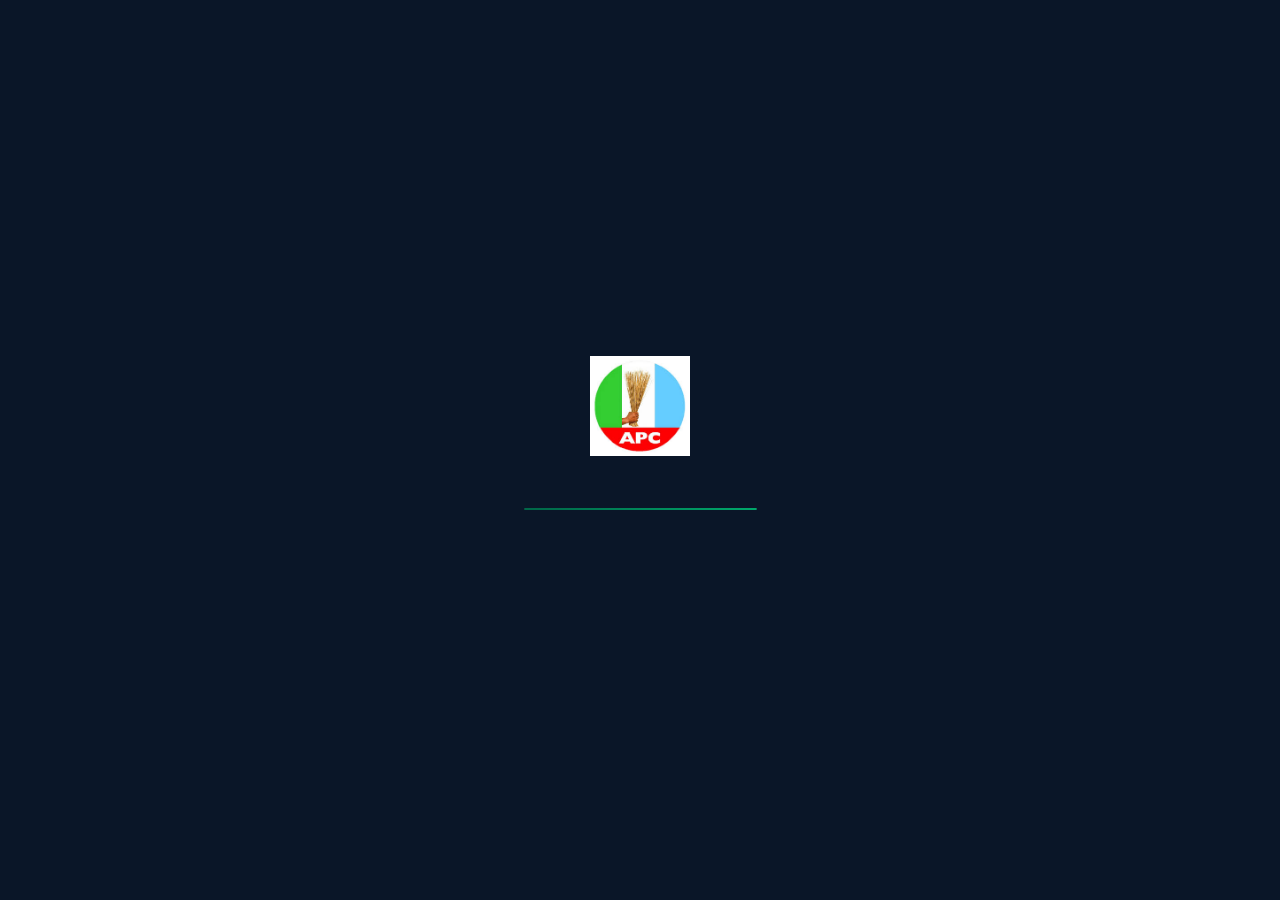
<file: index.html>
<!DOCTYPE html>
<html lang="en">
<head>
    <meta charset="UTF-8">
    <meta name="viewport" content="width=device-width, initial-scale=1.0">
    <title>SENTINEL · APC Electoral Intelligence</title>
    <link href="https://fonts.googleapis.com/css2?family=Inter:wght@400;500;600;700&display=swap" rel="stylesheet">
    <style>
        * {
            margin: 0;
            padding: 0;
            box-sizing: border-box;
        }

        body {
            font-family: 'Inter', -apple-system, BlinkMacSystemFont, sans-serif;
            background: #0a1628;
            height: 100vh;
            display: flex;
            align-items: center;
            justify-content: center;
            overflow: hidden;
        }

        .splash-wrapper {
            text-align: center;
            max-width: 420px;
            padding: 2rem;
        }

        .logo-container {
            margin-bottom: 3rem;
        }

        .logo-container img {
            width: 100px;
            height: auto;
            object-fit: contain;
        }

        .logo-fallback {
            width: 100px;
            height: 100px;
            border-radius: 50%;
            background: linear-gradient(135deg, #006647, #003d2b);
            border: 2px solid #c4a030;
            display: flex;
            align-items: center;
            justify-content: center;
            margin: 0 auto;
            color: #fff;
            font-weight: 800;
            font-size: 1.8rem;
        }

        .brand-name {
            margin-top: 1.25rem;
            color: #dde4ed;
            font-size: 1.6rem;
            font-weight: 700;
            letter-spacing: 4px;
        }

        .brand-name span {
            color: #00a86b;
        }

        .brand-tagline {
            color: #5a7795;
            font-size: 0.7rem;
            letter-spacing: 3px;
            margin-top: 0.3rem;
            text-transform: uppercase;
        }

        .loader-track {
            width: 100%;
            height: 2px;
            background: rgba(255, 255, 255, 0.08);
            border-radius: 2px;
            margin-top: 2.5rem;
            overflow: hidden;
        }

        .loader-fill {
            height: 100%;
            background: linear-gradient(90deg, #006647, #00a86b);
            width: 0%;
            animation: loadProgress 2.5s ease-in-out forwards;
            border-radius: 2px;
        }

        .status-text {
            color: #5a7795;
            font-size: 0.7rem;
            letter-spacing: 2px;
            margin-top: 1.25rem;
            text-transform: uppercase;
        }

        @keyframes loadProgress {
            0% { width: 0%; }
            30% { width: 35%; }
            60% { width: 70%; }
            85% { width: 90%; }
            100% { width: 100%; }
        }

        .particle {
            position: fixed;
            width: 1px;
            height: 1px;
            background: #00a86b;
            border-radius: 50%;
            pointer-events: none;
            animation: floatUp 4s infinite;
            opacity: 0;
        }

        @keyframes floatUp {
            0% { transform: translateY(0) translateX(0); opacity: 0; }
            20% { opacity: 0.4; }
            80% { opacity: 0.2; }
            100% { transform: translateY(-100vh) translateX(40px); opacity: 0; }
        }
    </style>
</head>
<body>

    <div id="particlesContainer"></div>

    <div class="splash-wrapper">
        <div class="logo-container" id="logoContainer">
            <img src="assets/apc2.png" alt="APC" id="apcLogo" 
                 onerror="handleLogoError()">
        </div>
        <div class="loader-track">
            <div class="loader-fill"></div>
        </div>
        <p class="status-text" id="statusMessage">Initializing Secure Protocol</p>
    </div>

    <script>
        function handleLogoError() {
            const logoImg = document.getElementById('apcLogo');
            if (logoImg) logoImg.style.display = 'none';
            const container = document.getElementById('logoContainer');
            const fallback = document.createElement('div');
            fallback.className = 'logo-fallback';
            fallback.textContent = 'APC';
            container.appendChild(fallback);
        }

        function createParticles() {
            const container = document.getElementById('particlesContainer');
            for (let i = 0; i < 25; i++) {
                const p = document.createElement('div');
                p.className = 'particle';
                p.style.left = Math.random() * 100 + '%';
                p.style.bottom = '0';
                p.style.animationDelay = Math.random() * 4 + 's';
                p.style.animationDuration = (Math.random() * 3 + 3) + 's';
                container.appendChild(p);
            }
        }

        const messages = [
            'Initializing Secure Protocol',
            'Establishing Encrypted Connection',
            'Verifying National Database',
            'Loading Electoral Intelligence',
            'Synchronizing Real-time Feeds',
            'Access Granted'
        ];

        let msgIndex = 0;
        const statusEl = document.getElementById('statusMessage');

        const msgInterval = setInterval(() => {
            msgIndex++;
            if (msgIndex < messages.length) {
                statusEl.style.opacity = '0';
                setTimeout(() => {
                    statusEl.textContent = messages[msgIndex];
                    statusEl.style.opacity = '1';
                }, 150);
            } else {
                clearInterval(msgInterval);
            }
        }, 400);

        document.addEventListener('DOMContentLoaded', () => {
            createParticles();
            statusEl.style.transition = 'opacity 0.2s ease';

            setTimeout(() => {
                document.querySelector('.splash-wrapper').style.opacity = '0';
                document.querySelector('.splash-wrapper').style.transition = 'opacity 0.4s ease';
                setTimeout(() => {
                    window.location.href = 'auth.html';
                }, 400);
            }, 3000);
        });
    </script>
</body>
</html>
</file>
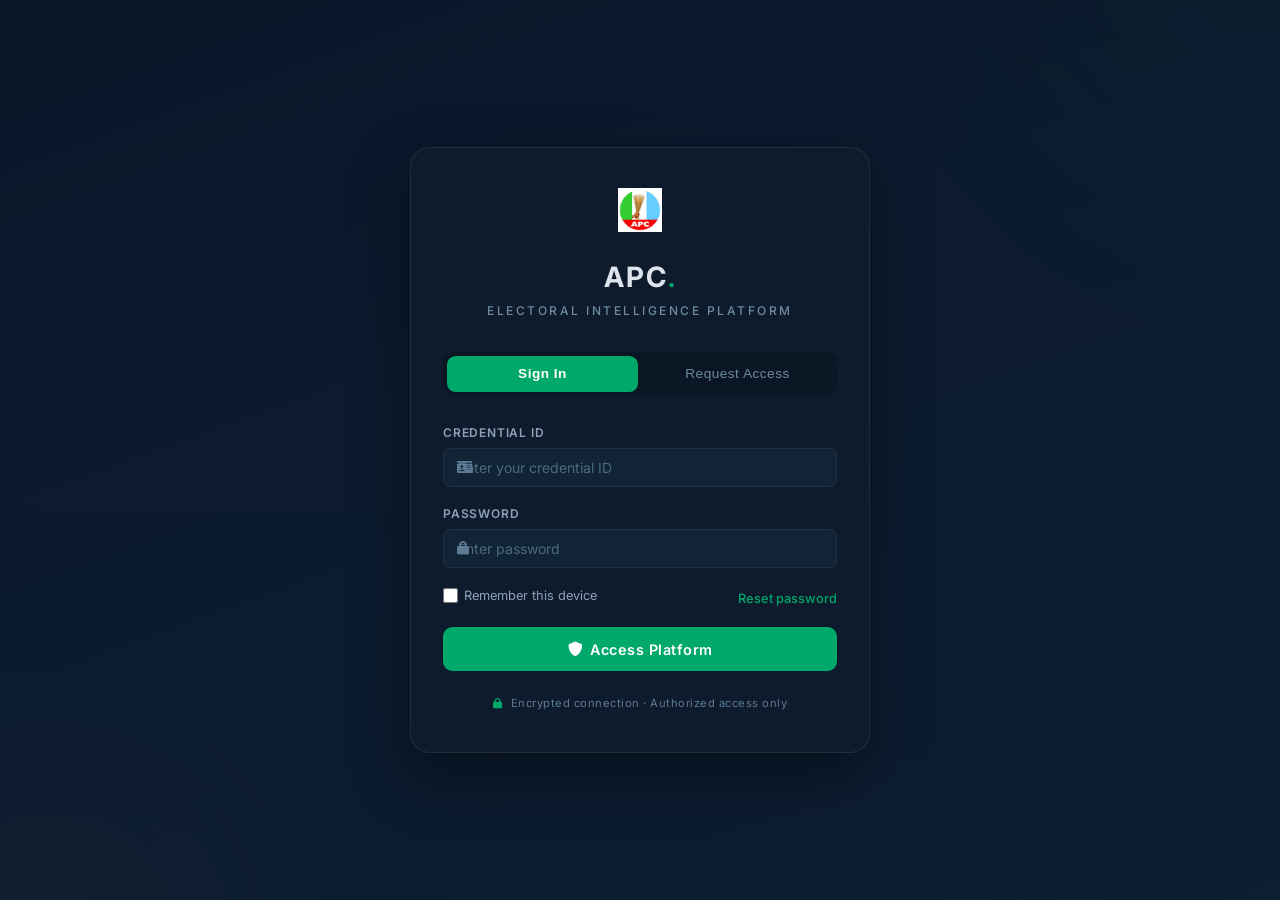
<file: accreditation.html>
<!DOCTYPE html>
<html lang="en">
<head>
    <meta charset="UTF-8">
    <meta name="viewport" content="width=device-width, initial-scale=1.0">
    <title>SENTINEL · Accreditation</title>
    <link href="https://fonts.googleapis.com/css2?family=Inter:wght@400;500;600;700&display=swap" rel="stylesheet">
    <link rel="stylesheet" href="https://cdnjs.cloudflare.com/ajax/libs/font-awesome/6.0.0-beta3/css/all.min.css">
    <link rel="stylesheet" href="css/sentinel-responsive.css">
    <script src="js/mobile-nav.js"></script>
    <style>
        :root {
            --navy-deep: #0a1628;
            --navy-panel: #0f2035;
            --text-primary: #dde4ed;
            --text-secondary: #8da0b8;
            --green: #00a86b;
            --gold: #c4a030;
            --border: rgba(255, 255, 255, 0.07);
            --red: #d94a4a;
        }

        * {
            margin: 0;
            padding: 0;
            box-sizing: border-box;
        }

        body {
            font-family: 'Inter', -apple-system, BlinkMacSystemFont, sans-serif;
            background: var(--navy-deep);
            color: var(--text-primary);
            min-height: 100vh;
            letter-spacing: -0.01em;
        }

        .top-nav {
            display: flex;
            align-items: center;
            justify-content: space-between;
            height: 60px;
            padding: 0 1.75rem;
            background: rgba(10, 22, 40, 0.94);
            border-bottom: 1px solid var(--border);
            backdrop-filter: blur(10px);
            position: sticky;
            top: 0;
            z-index: 100;
        }

        .nav-brand {
            display: flex;
            align-items: center;
            gap: 1rem;
        }

        .nav-brand img {
            height: 30px;
        }

        .nav-brand .logo-text {
            font-weight: 700;
            font-size: 1.2rem;
            letter-spacing: 1.5px;
        }

        .nav-brand .logo-text span {
            color: var(--green);
        }

        .main-layout {
            display: flex;
            min-height: calc(100vh - 60px);
        }

        .sidebar {
            width: 250px;
            background: rgba(13, 25, 42, 0.6);
            border-right: 1px solid var(--border);
            padding: 1.25rem 0.75rem;
            flex-shrink: 0;
        }

        .sidebar-label {
            font-size: 0.6rem;
            text-transform: uppercase;
            letter-spacing: 2.5px;
            color: #5a7795;
            padding: 0.6rem 0.9rem 0.4rem;
            font-weight: 600;
        }

        .nav-item {
            display: flex;
            align-items: center;
            gap: 0.7rem;
            padding: 0.65rem 0.9rem;
            border-radius: 0.5rem;
            color: var(--text-secondary);
            cursor: pointer;
            transition: all 0.12s ease;
            font-weight: 500;
            border: none;
            background: transparent;
            width: 100%;
            text-align: left;
            font-size: 0.84rem;
            margin-bottom: 0.1rem;
        }

        .nav-item:hover {
            background: rgba(255, 255, 255, 0.03);
            color: #c0d0e0;
        }

        .nav-item.active {
            background: rgba(0, 168, 107, 0.1);
            color: var(--green);
            font-weight: 600;
        }

        .nav-item i {
            width: 16px;
            text-align: center;
            font-size: 0.8rem;
        }

        .content-area {
            flex: 1;
            padding: 1.5rem;
            display: flex;
            align-items: center;
            justify-content: center;
        }

        .accreditation-card {
            background: var(--navy-panel);
            border: 1px solid var(--border);
            border-radius: 1rem;
            padding: 2.5rem;
            max-width: 520px;
            width: 100%;
        }

        .card-title {
            text-align: center;
            margin-bottom: 2rem;
        }

        .card-title h2 {
            font-size: 1.2rem;
            color: var(--gold);
            margin-bottom: 0.35rem;
        }

        .card-title p {
            color: var(--text-secondary);
            font-size: 0.8rem;
        }

        .steps-row {
            display: flex;
            justify-content: space-between;
            margin-bottom: 2rem;
        }

        .step {
            text-align: center;
            flex: 1;
            position: relative;
        }

        .step::after {
            content: '';
            position: absolute;
            top: 18px;
            right: -50%;
            width: 100%;
            height: 2px;
            background: rgba(255, 255, 255, 0.1);
        }

        .step:last-child::after {
            display: none;
        }

        .step-circle {
            width: 36px;
            height: 36px;
            border-radius: 50%;
            background: rgba(255, 255, 255, 0.06);
            display: flex;
            align-items: center;
            justify-content: center;
            margin: 0 auto 0.4rem;
            font-weight: 600;
            font-size: 0.85rem;
            position: relative;
            z-index: 1;
        }

        .step.active .step-circle {
            background: var(--green);
            color: #fff;
        }

        .step.completed .step-circle {
            background: var(--green);
            color: #fff;
        }

        .step-label {
            font-size: 0.7rem;
            color: var(--text-secondary);
        }

        .form-group {
            margin-bottom: 1rem;
        }

        .form-group label {
            display: block;
            font-size: 0.75rem;
            color: var(--text-secondary);
            margin-bottom: 0.35rem;
            font-weight: 500;
        }

        .form-input {
            width: 100%;
            padding: 0.7rem 0.9rem;
            background: rgba(20, 40, 60, 0.6);
            border: 1px solid var(--border);
            border-radius: 0.5rem;
            color: var(--text-primary);
            font-size: 0.85rem;
            outline: none;
            font-family: 'Inter', sans-serif;
        }

        .form-input:focus {
            border-color: var(--green);
        }

        select.form-input {
            cursor: pointer;
        }

        .biometric-area {
            border: 2px dashed rgba(0, 168, 107, 0.3);
            border-radius: 0.75rem;
            padding: 1.5rem;
            text-align: center;
            cursor: pointer;
            margin: 1.25rem 0;
            transition: all 0.2s ease;
        }

        .biometric-area:hover {
            border-color: var(--green);
            background: rgba(0, 168, 107, 0.05);
        }

        .biometric-area i {
            font-size: 2.5rem;
            color: var(--green);
            margin-bottom: 0.75rem;
        }

        .status-message {
            padding: 0.75rem;
            border-radius: 0.5rem;
            margin: 1rem 0;
            display: none;
            font-size: 0.82rem;
        }

        .status-success {
            display: block;
            background: rgba(0, 168, 107, 0.1);
            color: var(--green);
            border: 1px solid rgba(0, 168, 107, 0.2);
        }

        .status-error {
            display: block;
            background: rgba(217, 74, 74, 0.1);
            color: var(--red);
            border: 1px solid rgba(217, 74, 74, 0.2);
        }

        .btn {
            width: 100%;
            padding: 0.8rem;
            border-radius: 0.5rem;
            font-weight: 600;
            cursor: pointer;
            border: none;
            font-size: 0.9rem;
            transition: background 0.12s ease;
            display: flex;
            align-items: center;
            justify-content: center;
            gap: 0.5rem;
        }

        .btn-primary {
            background: var(--green);
            color: #fff;
        }

        .btn-primary:hover {
            background: #00955e;
        }

        .btn-primary:disabled {
            opacity: 0.5;
            cursor: not-allowed;
        }

        @media (max-width: 768px) {
            .sidebar {
                width: 55px;
            }
            .nav-item span,
            .sidebar-label {
                display: none;
            }
            .accreditation-card {
                padding: 1.5rem;
            }
        }
    </style>
</head>
<body>
    <nav class="top-nav">
    <!-- Left: Brand -->
    <div class="nav-brand">
        <img src="assets/apc2.png" alt="APC" class="nav-logo-img" onerror="this.style.display='none'">
        <span class="nav-logo-text">APC<span>.</span></span>
    </div>
    
    <!-- Center: Hamburger (mobile only) -->
    <button class="hamburger-btn" id="hamburgerBtn" aria-label="Toggle menu">
        <i class="fas fa-bars"></i>
    </button>
    
    <!-- Right: Status items -->
    <div class="nav-status">
        <span class="nav-pill nav-pill-live">
            <span class="pulse-dot"></span> Live
        </span>
        <span class="nav-pill nav-pill-role" id="roleBadge">
            <i class="fas fa-shield-alt"></i> Admin
        </span>
        <span class="nav-time" id="liveClock">--:--:--</span>
    </div>
</nav>

    <div class="main-layout">
        <aside class="sidebar">
            <div class="sidebar-label">Elections</div>
            <button class="nav-item" onclick="window.location.href='dashboard.html'">
                <i class="fas fa-compass"></i> <span>Command Center</span>
            </button>
            <button class="nav-item" onclick="window.location.href='primaries.html'">
                <i class="fas fa-vote-yea"></i> <span>Primary Elections</span>
            </button>
            <button class="nav-item active">
                <i class="fas fa-id-card"></i> <span>Accreditation</span>
            </button>
            <button class="nav-item" onclick="window.location.href='delegate-vote.html'">
                <i class="fas fa-check-circle"></i> <span>Voting Portal</span>
            </button>
            <button class="nav-item" onclick="window.location.href='collation.html'">
                <i class="fas fa-calculator"></i> <span>Collation</span>
            </button>
            <button class="nav-item" onclick="handleLogout()">
                <i class="fas fa-sign-out-alt"></i> <span>Sign Out</span>
            </button>
        </aside>

        <main class="content-area">
            <div class="accreditation-card">
                <div class="card-title">
                    <h2><i class="fas fa-fingerprint"></i> Delegate Accreditation</h2>
                    <p>Verify your identity to proceed to voting</p>
                </div>

                <div class="steps-row">
                    <div class="step active" id="step1">
                        <div class="step-circle">1</div>
                        <div class="step-label">ID Check</div>
                    </div>
                    <div class="step" id="step2">
                        <div class="step-circle">2</div>
                        <div class="step-label">Biometric</div>
                    </div>
                    <div class="step" id="step3">
                        <div class="step-circle">3</div>
                        <div class="step-label">Approved</div>
                    </div>
                </div>

                <form id="accreditationForm" onsubmit="handleAccreditation(event)">
                    <div class="form-group">
                        <label>APC Membership ID *</label>
                        <input type="text" class="form-input" placeholder="APC/NG/2026/..." required>
                    </div>

                    <div class="form-group">
                        <label>Delegate Card Number *</label>
                        <input type="text" class="form-input" placeholder="Enter delegate card number" required>
                    </div>

                    <div class="form-group">
                        <label>State of Delegation *</label>
                        <select class="form-input" required>
                            <option value="">Select State</option>
                            <option>Lagos</option><option>Kano</option><option>Kaduna</option>
                            <option>Borno</option><option>Rivers</option><option>Enugu</option>
                        </select>
                    </div>

                    <div class="form-group">
                        <label>Ward</label>
                        <input type="text" class="form-input" placeholder="Your ward">
                    </div>

                    <div class="biometric-area" onclick="simulateBiometric()">
                        <i class="fas fa-fingerprint"></i>
                        <h4 style="margin-bottom:0.3rem;">Fingerprint Verification</h4>
                        <p style="color:var(--text-secondary);font-size:0.8rem;">Click to initiate scan</p>
                    </div>

                    <div id="statusMessage" class="status-message"></div>

                    <button type="submit" class="btn btn-primary" id="submitBtn">
                        <i class="fas fa-check-circle"></i> Verify & Proceed
                    </button>
                </form>
            </div>
        </main>
    </div>

    <script>
        function handleLogout() {
            sessionStorage.clear();
            window.location.href = 'auth.html';
        }

        // Update clock in top nav
function updateClock() {
    const clockEl = document.getElementById('liveClock');
    if (clockEl) {
        const now = new Date();
        const options = {
            timeZone: 'Africa/Lagos',
            hour: '2-digit',
            minute: '2-digit',
            second: '2-digit',
            hour12: false
        };
        clockEl.textContent = now.toLocaleTimeString('en-NG', options) + ' WAT';
    }

    // Also update role badge
    const roleEl = document.getElementById('roleText');
    if (roleEl && roleEl.textContent === 'Loading...') {
        const user = JSON.parse(sessionStorage.getItem('sentinel_user') || '{}');
        if (user.role) {
            roleEl.textContent = user.role.replace(/_/g, ' ').toUpperCase();
        }
    }
}

// Run immediately and then every second
updateClock();
setInterval(updateClock, 1000);
        let biometricVerified = false;

        function simulateBiometric() {
            const bioBox = document.querySelector('.biometric-area');
            bioBox.style.borderColor = 'var(--green)';
            bioBox.style.background = 'rgba(0, 168, 107, 0.08)';
            
            setTimeout(() => {
                biometricVerified = true;
                document.getElementById('statusMessage').className = 'status-message status-success';
                document.getElementById('statusMessage').innerHTML = '✓ Biometric verification successful';
                document.getElementById('step2').classList.add('completed');
            }, 2000);
        }

        function handleAccreditation(e) {
            e.preventDefault();
            
            if (!biometricVerified) {
                document.getElementById('statusMessage').className = 'status-message status-error';
                document.getElementById('statusMessage').innerHTML = '✗ Please complete biometric verification';
                return;
            }

            const btn = document.getElementById('submitBtn');
            btn.disabled = true;
            btn.innerHTML = '<i class="fas fa-spinner fa-pulse"></i> Verifying...';

            setTimeout(() => {
                sessionStorage.setItem('delegate_accredited', 'true');
                sessionStorage.setItem('accreditation_time', new Date().toISOString());
                
                document.getElementById('statusMessage').className = 'status-message status-success';
                document.getElementById('statusMessage').innerHTML = '✓ Accreditation successful. Redirecting...';
                document.getElementById('step3').classList.add('completed');
                
                setTimeout(() => {
                    window.location.href = 'delegate-vote.html';
                }, 1500);
            }, 3000);
        }

        document.addEventListener('DOMContentLoaded', () => {
            if (!sessionStorage.getItem('sentinel_auth')) {
                window.location.href = 'auth.html';
                return;
            }

            setInterval(() => {
                document.getElementById('liveClock').textContent = 
                    new Date().toLocaleTimeString('en-NG', { timeZone: 'Africa/Lagos', hour: '2-digit', minute: '2-digit', second: '2-digit', hour12: false }) + ' WAT';
            }, 1000);
        });
    </script>

    <script>
// Quick test for hamburger button
document.addEventListener('DOMContentLoaded', function() {
    // Find or create a test button
    var btn = document.querySelector('.hamburger-btn');
    if (!btn) {
        btn = document.createElement('button');
        btn.className = 'hamburger-btn';
        btn.innerHTML = '<i class="fas fa-bars"></i>';
        btn.style.cssText = 'display:flex;position:fixed;top:70px;right:20px;z-index:9999;background:#00a86b;color:#fff;width:44px;height:44px;border-radius:8px;border:none;cursor:pointer;align-items:center;justify-content:center;font-size:20px;';
        document.body.appendChild(btn);
    }
    
    var sidebar = document.querySelector('.sidebar');
    
    btn.onclick = function() {
        if (sidebar) {
            sidebar.classList.toggle('mobile-open');
            if (sidebar.classList.contains('mobile-open')) {
                sidebar.style.transform = 'translateX(0)';
                btn.innerHTML = '<i class="fas fa-times"></i>';
            } else {
                sidebar.style.transform = 'translateX(-100%)';
                btn.innerHTML = '<i class="fas fa-bars"></i>';
            }
        }
    };
});
</script>
</body>
</html>
</file>
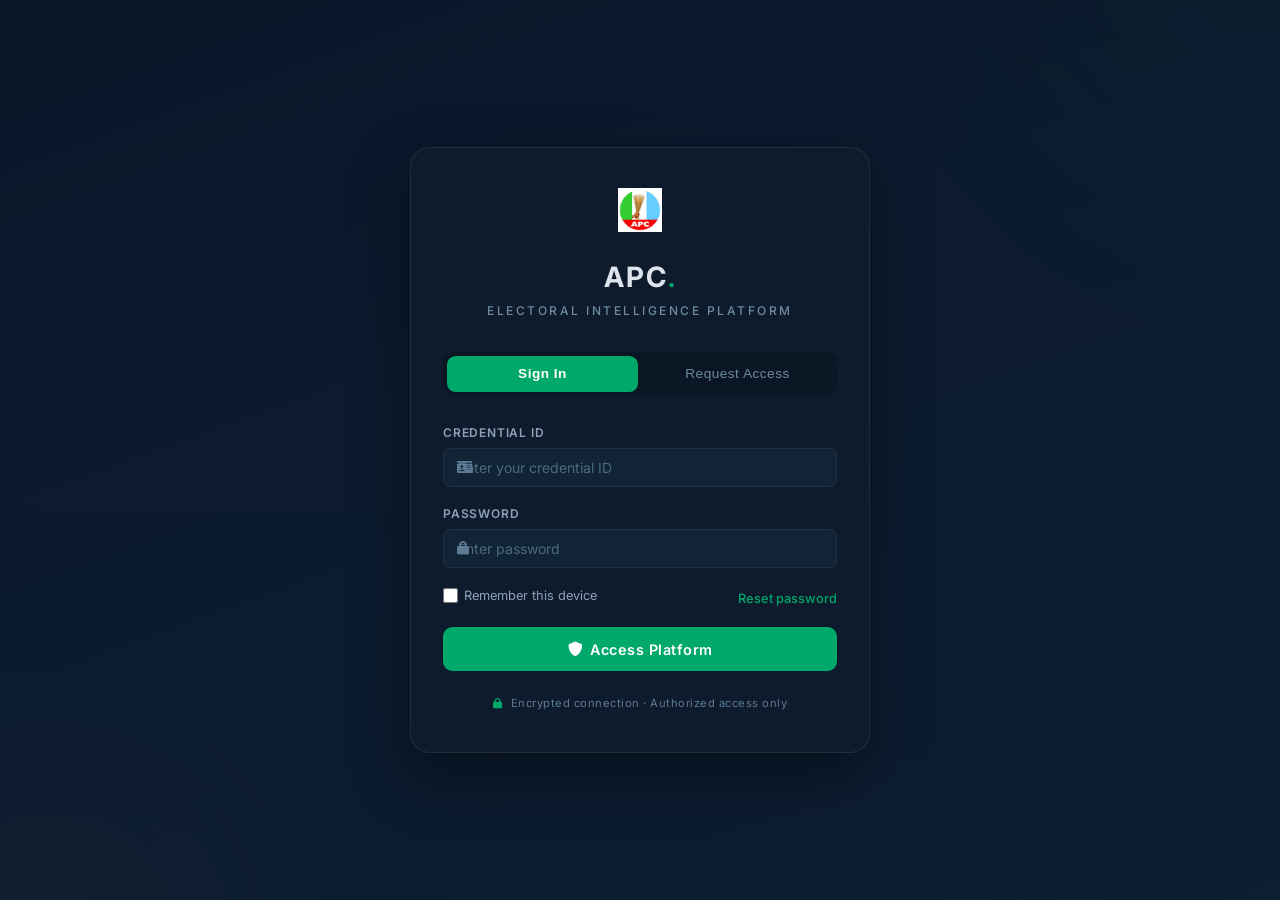
<file: admin.html>
<!DOCTYPE html>
<html lang="en">
<head>
    <meta charset="UTF-8">
    <meta name="viewport" content="width=device-width, initial-scale=1.0">
    <title>SENTINEL · Administration</title>
    <link href="https://fonts.googleapis.com/css2?family=Inter:wght@400;500;600;700&display=swap" rel="stylesheet">
    <link rel="stylesheet" href="https://cdnjs.cloudflare.com/ajax/libs/font-awesome/6.0.0-beta3/css/all.min.css">
    <link rel="stylesheet" href="css/sentinel-responsive.css">
    <script src="js/mobile-nav.js"></script>
    <style>
        :root {
            --navy-deep: #0a1628;
            --navy-panel: #0f2035;
            --text-primary: #dde4ed;
            --text-secondary: #8da0b8;
            --green: #00a86b;
            --gold: #c4a030;
            --border: rgba(255, 255, 255, 0.07);
            --red: #d94a4a;
        }

        * {
            margin: 0;
            padding: 0;
            box-sizing: border-box;
        }

        body {
            font-family: 'Inter', -apple-system, BlinkMacSystemFont, sans-serif;
            background: var(--navy-deep);
            color: var(--text-primary);
            min-height: 100vh;
            letter-spacing: -0.01em;
        }

        .top-nav {
            display: flex;
            align-items: center;
            justify-content: space-between;
            height: 60px;
            padding: 0 1.75rem;
            background: rgba(10, 22, 40, 0.94);
            border-bottom: 1px solid var(--border);
            backdrop-filter: blur(10px);
            position: sticky;
            top: 0;
            z-index: 100;
        }

        .nav-brand {
            display: flex;
            align-items: center;
            gap: 1rem;
        }

        .nav-brand img {
            height: 30px;
        }

        .nav-brand .logo-text {
            font-weight: 700;
            font-size: 1.2rem;
            letter-spacing: 1.5px;
        }

        .nav-brand .logo-text span {
            color: var(--green);
        }

        .main-layout {
            display: flex;
            min-height: calc(100vh - 60px);
        }

        .sidebar {
            width: 250px;
            background: rgba(13, 25, 42, 0.6);
            border-right: 1px solid var(--border);
            padding: 1.25rem 0.75rem;
            flex-shrink: 0;
        }

        .sidebar-label {
            font-size: 0.6rem;
            text-transform: uppercase;
            letter-spacing: 2.5px;
            color: #5a7795;
            padding: 0.6rem 0.9rem 0.4rem;
            font-weight: 600;
        }

        .nav-item {
            display: flex;
            align-items: center;
            gap: 0.7rem;
            padding: 0.65rem 0.9rem;
            border-radius: 0.5rem;
            color: var(--text-secondary);
            cursor: pointer;
            transition: all 0.12s ease;
            font-weight: 500;
            border: none;
            background: transparent;
            width: 100%;
            text-align: left;
            font-size: 0.84rem;
            margin-bottom: 0.1rem;
        }

        .nav-item:hover {
            background: rgba(255, 255, 255, 0.03);
            color: #c0d0e0;
        }

        .nav-item.active {
            background: rgba(0, 168, 107, 0.1);
            color: var(--green);
            font-weight: 600;
        }

        .nav-item i {
            width: 16px;
            text-align: center;
            font-size: 0.8rem;
        }

        .content-area {
            flex: 1;
            padding: 1.5rem;
            overflow-y: auto;
        }

        .page-title {
            font-size: 1.3rem;
            font-weight: 700;
            color: #eef2f7;
            margin-bottom: 1.5rem;
        }

        .admin-card {
            background: var(--navy-panel);
            border: 1px solid var(--border);
            border-radius: 0.85rem;
            padding: 1.5rem;
            margin-bottom: 1.25rem;
        }

        .card-title {
            font-size: 0.75rem;
            text-transform: uppercase;
            letter-spacing: 1.5px;
            color: var(--text-secondary);
            font-weight: 600;
            margin-bottom: 1.25rem;
            display: flex;
            align-items: center;
            gap: 0.5rem;
        }

        .form-grid {
            display: grid;
            grid-template-columns: repeat(auto-fit, minmax(220px, 1fr));
            gap: 1rem;
        }

        .form-group {
            display: flex;
            flex-direction: column;
            gap: 0.4rem;
        }

        .form-group label {
            font-size: 0.75rem;
            color: var(--text-secondary);
            font-weight: 500;
        }

        .form-input {
            background: rgba(20, 40, 60, 0.6);
            border: 1px solid var(--border);
            border-radius: 0.5rem;
            padding: 0.6rem 0.8rem;
            color: var(--text-primary);
            font-size: 0.85rem;
            outline: none;
            font-family: 'Inter', sans-serif;
        }

        .form-input:focus {
            border-color: var(--green);
        }

        select.form-input {
            cursor: pointer;
        }

        .btn {
            padding: 0.6rem 1.2rem;
            border-radius: 0.5rem;
            font-weight: 600;
            cursor: pointer;
            border: none;
            font-size: 0.85rem;
            transition: background 0.12s ease;
            display: inline-flex;
            align-items: center;
            gap: 0.4rem;
        }

        .btn-primary {
            background: var(--green);
            color: #fff;
        }

        .btn-primary:hover {
            background: #00955e;
        }

        .btn-warning {
            background: rgba(196, 160, 48, 0.15);
            color: var(--gold);
            border: 1px solid rgba(196, 160, 48, 0.3);
        }

        .btn-warning:hover {
            background: rgba(196, 160, 48, 0.25);
        }

        .btn-danger {
            background: rgba(217, 74, 74, 0.1);
            color: var(--red);
            border: 1px solid rgba(217, 74, 74, 0.3);
        }

        .btn-danger:hover {
            background: rgba(217, 74, 74, 0.2);
        }

        .audit-log {
            background: rgba(0, 0, 0, 0.2);
            border-radius: 0.6rem;
            padding: 1rem;
            max-height: 280px;
            overflow-y: auto;
            font-family: 'SF Mono', 'Consolas', monospace;
            font-size: 0.8rem;
        }

        .log-entry {
            padding: 0.45rem 0;
            border-bottom: 1px solid rgba(255, 255, 255, 0.04);
            display: flex;
            justify-content: space-between;
            color: var(--text-secondary);
        }

        .log-entry .log-time {
            color: #5a7795;
            font-size: 0.75rem;
        }

        .status-indicator {
            display: inline-block;
            width: 7px;
            height: 7px;
            border-radius: 50%;
            margin-right: 0.4rem;
        }

        .status-online {
            background: var(--green);
        }

        .action-buttons {
            display: flex;
            gap: 0.5rem;
            flex-wrap: wrap;
            margin-top: 1rem;
        }

        @media (max-width: 768px) {
            .sidebar {
                width: 55px;
            }
            .nav-item span,
            .sidebar-label {
                display: none;
            }
        }
    </style>
</head>
<body>
    <nav class="top-nav">
    <!-- Left: Brand -->
    <div class="nav-brand">
        <img src="assets/apc2.png" alt="APC" class="nav-logo-img" onerror="this.style.display='none'">
        <span class="nav-logo-text">APC<span>.</span></span>
    </div>
    
    <!-- Center: Hamburger (mobile only) -->
    <button class="hamburger-btn" id="hamburgerBtn" aria-label="Toggle menu">
        <i class="fas fa-bars"></i>
    </button>
    
    <!-- Right: Status items -->
    <div class="nav-status">
        <span class="nav-pill nav-pill-live">
            <span class="pulse-dot"></span> Live
        </span>
        <span class="nav-pill nav-pill-role" id="roleBadge">
            <i class="fas fa-shield-alt"></i> Admin
        </span>
        <span class="nav-time" id="liveClock">--:--:--</span>
    </div>
</nav>
    <div class="main-layout">
        <aside class="sidebar">
            <div class="sidebar-label">Platform</div>
            <button class="nav-item" onclick="window.location.href='dashboard.html'">
                <i class="fas fa-compass"></i> <span>Command Center</span>
            </button>
            <button class="nav-item" onclick="window.location.href='candidates.html'">
                <i class="fas fa-database"></i> <span>Winner Registry</span>
            </button>
            <button class="nav-item" onclick="window.location.href='analytics.html'">
                <i class="fas fa-chart-bar"></i> <span>Analytics</span>
            </button>
            <button class="nav-item" onclick="window.location.href='profile.html'">
                <i class="fas fa-user"></i> <span>Profiles</span>
            </button>
            <div class="sidebar-label">System</div>
            <button class="nav-item active">
                <i class="fas fa-shield-alt"></i> <span>Administration</span>
            </button>
            <button class="nav-item" onclick="handleLogout()">
                <i class="fas fa-sign-out-alt"></i> <span>Sign Out</span>
            </button>
        </aside>

        <main class="content-area">
            <h2 class="page-title">Administrative Command Center</h2>

            <!-- Add Winner -->
            <div class="admin-card">
                <h3 class="card-title"><i class="fas fa-user-plus"></i> Register New Winner</h3>
                <div class="form-grid">
                    <div class="form-group">
                        <label>Full Name *</label>
                        <input type="text" class="form-input" placeholder="As per official records">
                    </div>
                    <div class="form-group">
                        <label>Office *</label>
                        <select class="form-input">
                            <option>Select Office</option>
                            <option>Governor</option>
                            <option>Senate</option>
                            <option>House of Representatives</option>
                            <option>State Assembly</option>
                        </select>
                    </div>
                    <div class="form-group">
                        <label>State *</label>
                        <select class="form-input">
                            <option>Select State</option>
                            <option>Kano</option><option>Lagos</option><option>Kaduna</option>
                            <option>Borno</option><option>Rivers</option><option>Enugu</option>
                        </select>
                    </div>
                    <div class="form-group">
                        <label>Constituency</label>
                        <input type="text" class="form-input" placeholder="Electoral constituency">
                    </div>
                    <div class="form-group">
                        <label>Delegate Votes *</label>
                        <input type="number" class="form-input" placeholder="Vote count">
                    </div>
                    <div class="form-group">
                        <label>Declaration Date</label>
                        <input type="date" class="form-input">
                    </div>
                </div>
                <div class="action-buttons">
                    <button class="btn btn-primary"><i class="fas fa-save"></i> Register Winner</button>
                    <button class="btn btn-warning"><i class="fas fa-clock"></i> Save Draft</button>
                </div>
            </div>

            <!-- Quick Actions -->
            <div class="admin-card">
                <h3 class="card-title"><i class="fas fa-bolt"></i> Quick Actions</h3>
                <div class="action-buttons">
                    <button class="btn btn-primary"><i class="fas fa-check-circle"></i> Verify Candidate</button>
                    <button class="btn btn-warning"><i class="fas fa-flag"></i> Flag Dispute</button>
                    <button class="btn btn-primary"><i class="fas fa-file-upload"></i> Upload Results</button>
                    <button class="btn btn-danger"><i class="fas fa-archive"></i> Archive Records</button>
                </div>
            </div>

            <!-- Audit Logs -->
            <div class="admin-card">
                <h3 class="card-title"><i class="fas fa-history"></i> Audit Trail</h3>
                <div class="audit-log" id="auditLog">
                    <div class="log-entry"><span>Registered: Hon. Musa Ibrahim (Senate, Kano)</span><span class="log-time">08:45:23</span></div>
                    <div class="log-entry"><span>Verified: Fatima Bello (House of Reps, Kaduna)</span><span class="log-time">08:32:10</span></div>
                    <div class="log-entry"><span>Dispute flagged: Rivers State results</span><span class="log-time">07:58:44</span></div>
                    <div class="log-entry"><span>Document uploaded: Kano Central results</span><span class="log-time">07:12:05</span></div>
                    <div class="log-entry"><span>Archive updated: 2026 primary records</span><span class="log-time">06:45:33</span></div>
                </div>
            </div>

            <!-- System Status -->
            <div class="admin-card">
                <h3 class="card-title"><i class="fas fa-server"></i> System Status</h3>
                <div style="display:grid; grid-template-columns: repeat(auto-fit, minmax(180px, 1fr)); gap:0.75rem;">
                    <div><span style="color:var(--text-secondary);font-size:0.8rem;">Database:</span> <span style="color:var(--green);"><span class="status-indicator status-online"></span>Online</span></div>
                    <div><span style="color:var(--text-secondary);font-size:0.8rem;">Real-time Engine:</span> <span style="color:var(--green);"><span class="status-indicator status-online"></span>Active</span></div>
                    <div><span style="color:var(--text-secondary);font-size:0.8rem;">Last Backup:</span> 2 minutes ago</div>
                    <div><span style="color:var(--text-secondary);font-size:0.8rem;">Active Users:</span> 47</div>
                    <div><span style="color:var(--text-secondary);font-size:0.8rem;">API Status:</span> <span style="color:var(--green);"><span class="status-indicator status-online"></span>Operational</span></div>
                    <div><span style="color:var(--text-secondary);font-size:0.8rem;">Security Level:</span> Maximum</div>
                </div>
            </div>
        </main>
    </div>

    <script>
        function handleLogout() {
            sessionStorage.clear();
            window.location.href = 'auth.html';
        }

        // Update clock in top nav
function updateClock() {
    const clockEl = document.getElementById('liveClock');
    if (clockEl) {
        const now = new Date();
        const options = {
            timeZone: 'Africa/Lagos',
            hour: '2-digit',
            minute: '2-digit',
            second: '2-digit',
            hour12: false
        };
        clockEl.textContent = now.toLocaleTimeString('en-NG', options) + ' WAT';
    }

    // Also update role badge
    const roleEl = document.getElementById('roleText');
    if (roleEl && roleEl.textContent === 'Loading...') {
        const user = JSON.parse(sessionStorage.getItem('sentinel_user') || '{}');
        if (user.role) {
            roleEl.textContent = user.role.replace(/_/g, ' ').toUpperCase();
        }
    }
}

// Run immediately and then every second
updateClock();
setInterval(updateClock, 1000);
        document.addEventListener('DOMContentLoaded', () => {
            if (!sessionStorage.getItem('sentinel_auth')) {
                window.location.href = 'auth.html';
                return;
            }

            setInterval(() => {
                document.getElementById('liveClock').textContent = 
                    new Date().toLocaleTimeString('en-NG', { timeZone: 'Africa/Lagos', hour: '2-digit', minute: '2-digit', second: '2-digit', hour12: false }) + ' WAT';
            }, 1000);

            setInterval(() => {
                const logDiv = document.getElementById('auditLog');
                const actions = ['Candidate verified', 'Document reviewed', 'Status updated', 'Report generated'];
                const action = actions[Math.floor(Math.random() * actions.length)];
                const time = new Date().toLocaleTimeString('en-NG', { hour12: false });
                const entry = document.createElement('div');
                entry.className = 'log-entry';
                entry.innerHTML = `<span>${action}</span><span class="log-time">${time}</span>`;
                logDiv.insertBefore(entry, logDiv.firstChild);
            }, 20000);
        });
    </script>
    <script>
// Quick test for hamburger button
document.addEventListener('DOMContentLoaded', function() {
    // Find or create a test button
    var btn = document.querySelector('.hamburger-btn');
    if (!btn) {
        btn = document.createElement('button');
        btn.className = 'hamburger-btn';
        btn.innerHTML = '<i class="fas fa-bars"></i>';
        btn.style.cssText = 'display:flex;position:fixed;top:70px;right:20px;z-index:9999;background:#00a86b;color:#fff;width:44px;height:44px;border-radius:8px;border:none;cursor:pointer;align-items:center;justify-content:center;font-size:20px;';
        document.body.appendChild(btn);
    }
    
    var sidebar = document.querySelector('.sidebar');
    
    btn.onclick = function() {
        if (sidebar) {
            sidebar.classList.toggle('mobile-open');
            if (sidebar.classList.contains('mobile-open')) {
                sidebar.style.transform = 'translateX(0)';
                btn.innerHTML = '<i class="fas fa-times"></i>';
            } else {
                sidebar.style.transform = 'translateX(-100%)';
                btn.innerHTML = '<i class="fas fa-bars"></i>';
            }
        }
    };
});
</script>
    <script>
        function createParticles() {
            const container = document.getElementById('particlesContainer');
            for (let i = 0; i < 25; i++) {
                const p = document.createElement('div');
                p.className = 'particle';
                p.style.left = Math.random() * 100 + '%';
                p.style.bottom = '0';
                p.style.animationDelay = Math.random() * 4 + 's';
                p.style.animationDuration = (Math.random() * 3 + 3) + 's';
                container.appendChild(p);
            }
        }

        createParticles();
    </script>
</body>
</html>
</file>
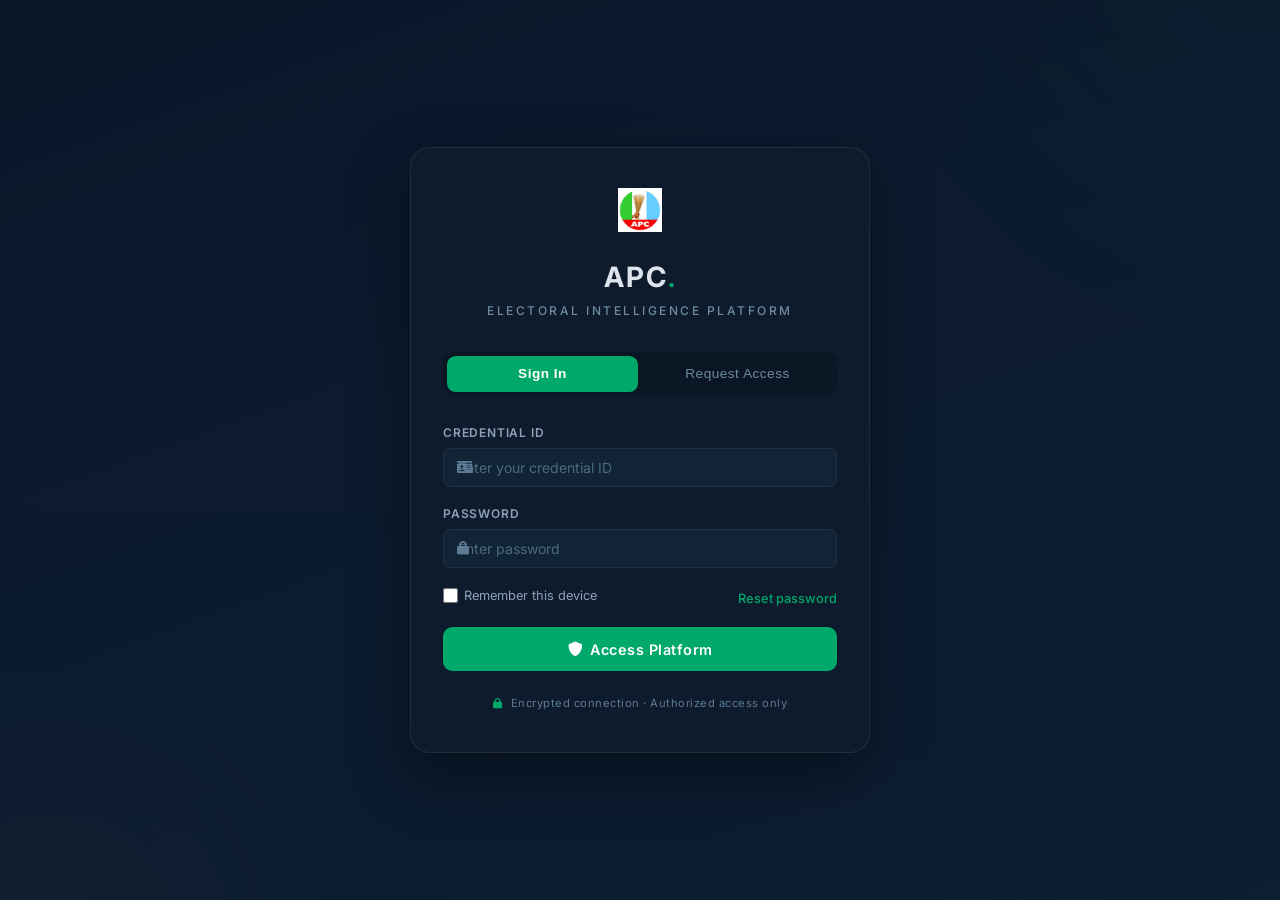
<file: auth.html>
<!DOCTYPE html>
<html lang="en">
<head>
    <meta charset="UTF-8">
    <meta name="viewport" content="width=device-width, initial-scale=1.0, maximum-scale=5.0, user-scalable=yes">
    <title>SENTINEL · Secure Access</title>
    <link href="https://fonts.googleapis.com/css2?family=Inter:wght@400;500;600;700&display=swap" rel="stylesheet">
    <link rel="stylesheet" href="https://cdnjs.cloudflare.com/ajax/libs/font-awesome/6.0.0-beta3/css/all.min.css">
    <link rel="stylesheet" href="css/sentinel-responsive.css">
    <style>
        * {
            margin: 0;
            padding: 0;
            box-sizing: border-box;
        }

        body {
            font-family: 'Inter', -apple-system, BlinkMacSystemFont, sans-serif;
            min-height: 100vh;
            display: flex;
            align-items: center;
            justify-content: center;
            padding: 1.5rem;
            background: #0a1628;
            position: relative;
            overflow-x: hidden;
        }

        .auth-bg {
            position: fixed;
            top: 0;
            left: 0;
            width: 100%;
            height: 100%;
            z-index: -2;
            background: linear-gradient(160deg, #0a1628 0%, #0d1f33 40%, #0f2438 100%);
        }

        .auth-bg::before {
            content: '';
            position: absolute;
            top: -50%;
            right: -30%;
            width: 800px;
            height: 800px;
            background: radial-gradient(circle, rgba(0, 120, 70, 0.08) 0%, transparent 70%);
            border-radius: 50%;
        }

        .auth-bg::after {
            content: '';
            position: absolute;
            bottom: -40%;
            left: -20%;
            width: 600px;
            height: 600px;
            background: radial-gradient(circle, rgba(196, 160, 48, 0.05) 0%, transparent 70%);
            border-radius: 50%;
        }

        .auth-overlay {
            position: fixed;
            top: 0;
            left: 0;
            width: 100%;
            height: 100%;
            z-index: -1;
            background: rgba(10, 22, 40, 0.4);
        }

        .auth-container {
            width: 100%;
            max-width: 460px;
            position: relative;
            z-index: 1;
        }

        .auth-card {
            background: rgba(15, 28, 45, 0.9);
            backdrop-filter: blur(16px);
            -webkit-backdrop-filter: blur(16px);
            border: 1px solid rgba(255, 255, 255, 0.08);
            border-radius: 1.25rem;
            padding: 2.5rem 2rem;
            box-shadow: 0 25px 60px rgba(0, 0, 0, 0.4);
        }

        .auth-header {
            text-align: center;
            margin-bottom: 2rem;
        }

        .apc-logo-wrap {
            display: flex;
            align-items: center;
            justify-content: center;
            gap: 0.75rem;
            margin-bottom: 1.5rem;
        }

        .apc-logo-wrap img {
            height: 44px;
            width: auto;
            object-fit: contain;
        }

        .apc-emblem-fallback {
            display: flex;
            align-items: center;
            gap: 0.5rem;
            background: rgba(0, 80, 50, 0.3);
            padding: 0.4rem 1rem;
            border-radius: 2rem;
            border: 1px solid rgba(196, 160, 48, 0.35);
            color: #c4a030;
            font-weight: 700;
            font-size: 0.85rem;
        }

        .auth-title {
            font-size: 1.75rem;
            font-weight: 700;
            letter-spacing: 2px;
            color: #dde4ed;
            margin-bottom: 0.25rem;
        }

        .auth-title span {
            color: #00a86b;
            font-weight: 600;
        }

        .auth-subtitle {
            color: #6e8ba0;
            font-size: 0.75rem;
            letter-spacing: 2.5px;
            text-transform: uppercase;
            font-weight: 500;
        }

        .auth-tabs {
            display: flex;
            gap: 0.25rem;
            margin-bottom: 1.75rem;
            background: rgba(0, 0, 0, 0.2);
            border-radius: 0.7rem;
            padding: 0.25rem;
        }

        .auth-tab {
            flex: 1;
            padding: 0.65rem;
            text-align: center;
            border-radius: 0.55rem;
            cursor: pointer;
            transition: all 0.2s ease;
            font-weight: 500;
            color: #6e8ba0;
            border: none;
            background: transparent;
            font-size: 0.85rem;
            letter-spacing: 0.5px;
        }

        .auth-tab.active {
            background: #00a86b;
            color: #ffffff;
            font-weight: 600;
        }

        .auth-tab:hover:not(.active) {
            color: #a0b8c8;
        }

        .auth-form {
            display: block;
        }

        .auth-form.form-hidden {
            display: none;
        }

        .form-group {
            margin-bottom: 1.1rem;
        }

        .form-group label {
            display: block;
            color: #8da0b8;
            font-size: 0.75rem;
            font-weight: 600;
            margin-bottom: 0.4rem;
            letter-spacing: 0.8px;
            text-transform: uppercase;
        }

        .input-wrapper {
            position: relative;
        }

        .input-wrapper i {
            position: absolute;
            left: 0.9rem;
            top: 50%;
            transform: translateY(-50%);
            color: #5e7a95;
            font-size: 0.85rem;
            pointer-events: none;
        }

        .form-input {
            width: 100%;
            padding: 0.8rem 0.9rem 0.8rem 2.6rem;
            background: rgba(20, 40, 60, 0.6);
            border: 1px solid rgba(255, 255, 255, 0.1);
            border-radius: 0.6rem;
            color: #dde4ed;
            font-size: 0.9rem;
            transition: all 0.2s ease;
            outline: none;
            font-family: 'Inter', sans-serif;
        }

        .form-input:focus {
            border-color: #00a86b;
            box-shadow: 0 0 0 2px rgba(0, 168, 107, 0.15);
            background: rgba(20, 40, 60, 0.8);
        }

        .form-input::placeholder {
            color: #4a6a80;
        }

        select.form-input {
            cursor: pointer;
            appearance: none;
            background-image: url("data:image/svg+xml,%3Csvg xmlns='http://www.w3.org/2000/svg' width='12' height='12' fill='%235e7a95' viewBox='0 0 16 16'%3E%3Cpath d='M8 11L3 6h10z'/%3E%3C/svg%3E");
            background-repeat: no-repeat;
            background-position: right 0.9rem center;
            padding-right: 2.5rem;
        }

        .form-options {
            display: flex;
            justify-content: space-between;
            align-items: center;
            margin-bottom: 1rem;
        }

        .form-options label {
            display: flex;
            align-items: center;
            gap: 0.4rem;
            cursor: pointer;
            font-size: 0.8rem;
            color: #8da0b8;
            text-transform: none;
            letter-spacing: 0;
            font-weight: 400;
        }

        .form-options input[type="checkbox"] {
            accent-color: #00a86b;
            width: 15px;
            height: 15px;
        }

        .forgot-link {
            color: #00a86b;
            font-size: 0.8rem;
            font-weight: 500;
            text-decoration: none;
        }

        .forgot-link:hover {
            text-decoration: underline;
        }

        .btn-auth {
            width: 100%;
            padding: 0.85rem;
            background: #00a86b;
            border: none;
            border-radius: 0.6rem;
            color: #ffffff;
            font-weight: 600;
            font-size: 0.9rem;
            letter-spacing: 0.5px;
            cursor: pointer;
            transition: background 0.2s ease;
            font-family: 'Inter', sans-serif;
            display: flex;
            align-items: center;
            justify-content: center;
            gap: 0.5rem;
        }

        .btn-auth:hover {
            background: #00955e;
        }

        .btn-auth:disabled {
            opacity: 0.6;
            cursor: not-allowed;
        }

        .auth-message {
            padding: 0.75rem;
            border-radius: 0.6rem;
            margin-bottom: 1rem;
            font-size: 0.8rem;
            display: none;
            font-weight: 500;
        }

        .auth-message.error {
            display: block;
            background: rgba(220, 50, 50, 0.1);
            color: #e05555;
            border: 1px solid rgba(220, 50, 50, 0.2);
        }

        .auth-message.success {
            display: block;
            background: rgba(0, 168, 107, 0.1);
            color: #00c97a;
            border: 1px solid rgba(0, 168, 107, 0.2);
        }

        .security-footer {
            text-align: center;
            margin-top: 1.5rem;
            color: #5e7a95;
            font-size: 0.7rem;
            display: flex;
            align-items: center;
            justify-content: center;
            gap: 0.5rem;
            letter-spacing: 0.5px;
        }

        .security-footer i {
            color: #00a86b;
            font-size: 0.65rem;
        }

        @media (max-width: 480px) {
            body {
                padding: 1rem;
            }

            .auth-card {
                padding: 1.75rem 1.25rem;
                border-radius: 1rem;
            }

            .auth-title {
                font-size: 1.5rem;
            }

            .apc-logo-wrap img {
                height: 36px;
            }
        }
    </style>
</head>
<body>

    <div class="auth-bg"></div>
    <div class="auth-overlay"></div>

    <div class="auth-container">
        <div class="auth-card">
            
            <div class="auth-header">
                <div class="apc-logo-wrap">
                    <img src="assets/apc2.png" alt="APC" 
                         onerror="this.style.display='none'; this.parentElement.innerHTML='<div class=\'apc-emblem-fallback\'><i class=\'fas fa-flag\'></i> APC</div>'">
                </div>
                <h1 class="auth-title">APC<span>.</span></h1>
                <p class="auth-subtitle">Electoral Intelligence Platform</p>
            </div>

            <div class="auth-tabs">
                <button class="auth-tab active" onclick="switchAuthTab('login')">Sign In</button>
                <button class="auth-tab" onclick="switchAuthTab('signup')">Request Access</button>
            </div>

            <div class="auth-message" id="authMessage"></div>

            <form class="auth-form" id="loginForm" onsubmit="handleLogin(event)">
                <div class="form-group">
                    <label>Credential ID</label>
                    <div class="input-wrapper">
                        <i class="fas fa-id-card"></i>
                        <input type="text" class="form-input" placeholder="Enter your credential ID" required id="loginId" autocomplete="username">
                    </div>
                </div>
                <div class="form-group">
                    <label>Password</label>
                    <div class="input-wrapper">
                        <i class="fas fa-lock"></i>
                        <input type="password" class="form-input" placeholder="Enter password" required id="loginPassword" autocomplete="current-password">
                    </div>
                </div>
                <div class="form-options">
                    <label>
                        <input type="checkbox"> Remember this device
                    </label>
                    <a href="#" class="forgot-link">Reset password</a>
                </div>
                <button type="submit" class="btn-auth" id="loginBtn">
                    <i class="fas fa-shield-alt"></i> Access Platform
                </button>
            </form>

            <form class="auth-form form-hidden" id="signupForm" onsubmit="handleSignup(event)">
                <div class="form-group">
                    <label>Full Name</label>
                    <div class="input-wrapper">
                        <i class="fas fa-user"></i>
                        <input type="text" class="form-input" placeholder="As per APC records" required id="signupName">
                    </div>
                </div>
                <div class="form-group">
                    <label>APC Membership ID</label>
                    <div class="input-wrapper">
                        <i class="fas fa-id-card"></i>
                        <input type="text" class="form-input" placeholder="APC/NG/2026/..." required id="signupMemberId">
                    </div>
                </div>
                <div class="form-group">
                    <label>State</label>
                    <div class="input-wrapper">
                        <i class="fas fa-map-marker-alt"></i>
                        <select class="form-input" required id="signupState">
                            <option value="">Select state</option>
                            <option>Abia</option><option>Adamawa</option><option>Akwa Ibom</option>
                            <option>Anambra</option><option>Bauchi</option><option>Bayelsa</option>
                            <option>Benue</option><option>Borno</option><option>Cross River</option>
                            <option>Delta</option><option>Ebonyi</option><option>Edo</option>
                            <option>Ekiti</option><option>Enugu</option><option>FCT</option>
                            <option>Gombe</option><option>Imo</option><option>Jigawa</option>
                            <option>Kaduna</option><option>Kano</option><option>Katsina</option>
                            <option>Kebbi</option><option>Kogi</option><option>Kwara</option>
                            <option>Lagos</option><option>Nasarawa</option><option>Niger</option>
                            <option>Ogun</option><option>Ondo</option><option>Osun</option>
                            <option>Oyo</option><option>Plateau</option><option>Rivers</option>
                            <option>Sokoto</option><option>Taraba</option><option>Yobe</option>
                            <option>Zamfara</option>
                        </select>
                    </div>
                </div>
                <div class="form-group">
                    <label>Password</label>
                    <div class="input-wrapper">
                        <i class="fas fa-lock"></i>
                        <input type="password" class="form-input" placeholder="Minimum 8 characters" required id="signupPassword" minlength="8" autocomplete="new-password">
                    </div>
                </div>
                <button type="submit" class="btn-auth" id="signupBtn">
                    <i class="fas fa-paper-plane"></i> Submit Request
                </button>
            </form>

            <div class="security-footer">
                <i class="fas fa-lock"></i>
                Encrypted connection · Authorized access only
            </div>
        </div>
    </div>

    <script>
        function switchAuthTab(tab) {
            const tabs = document.querySelectorAll('.auth-tab');
            const loginForm = document.getElementById('loginForm');
            const signupForm = document.getElementById('signupForm');
            const message = document.getElementById('authMessage');

            tabs.forEach(t => t.classList.remove('active'));
            message.className = 'auth-message';
            message.style.display = 'none';

            if (tab === 'login') {
                tabs[0].classList.add('active');
                loginForm.classList.remove('form-hidden');
                signupForm.classList.add('form-hidden');
            } else {
                tabs[1].classList.add('active');
                signupForm.classList.remove('form-hidden');
                loginForm.classList.add('form-hidden');
            }
        }

        function showMessage(type, text) {
            const message = document.getElementById('authMessage');
            message.className = 'auth-message ' + type;
            message.textContent = text;
            message.style.display = 'block';
        }

        function handleLogin(e) {
            e.preventDefault();
            
            const btn = document.getElementById('loginBtn');
            const originalHTML = btn.innerHTML;
            btn.disabled = true;
            btn.innerHTML = '<i class="fas fa-spinner fa-pulse"></i> Verifying...';

            const credentialId = document.getElementById('loginId').value.trim();
            const password = document.getElementById('loginPassword').value;

            setTimeout(() => {
                if (credentialId && password.length >= 4) {
                    const user = {
                        name: credentialId.includes('admin') ? 'Administrator' : 'State Coordinator',
                        role: credentialId.includes('admin') ? 'national_admin' : 'state_coordinator',
                        clearance: 'Level 5',
                        state: 'Kano',
                        loginTime: new Date().toISOString()
                    };
                    
                    sessionStorage.setItem('sentinel_auth', 'true');
                    sessionStorage.setItem('sentinel_user', JSON.stringify(user));
                    
                    showMessage('success', 'Authentication successful. Redirecting...');
                    
                    setTimeout(() => {
                        window.location.href = 'dashboard.html';
                    }, 600);
                } else {
                    showMessage('error', 'Invalid credentials. Please verify and try again.');
                    btn.disabled = false;
                    btn.innerHTML = originalHTML;
                }
            }, 1200);
        }

        function handleSignup(e) {
            e.preventDefault();
            
            const btn = document.getElementById('signupBtn');
            const originalHTML = btn.innerHTML;
            btn.disabled = true;
            btn.innerHTML = '<i class="fas fa-spinner fa-pulse"></i> Submitting...';

            const name = document.getElementById('signupName').value.trim();
            const memberId = document.getElementById('signupMemberId').value.trim();
            const state = document.getElementById('signupState').value;

            setTimeout(() => {
                if (name && memberId && state) {
                    showMessage('success', 'Access request submitted. You will be notified within 24 hours.');
                    btn.disabled = false;
                    btn.innerHTML = originalHTML;
                    
                    setTimeout(() => {
                        switchAuthTab('login');
                    }, 2000);
                } else {
                    showMessage('error', 'All fields are required.');
                    btn.disabled = false;
                    btn.innerHTML = originalHTML;
                }
            }, 1200);
        }

        document.addEventListener('DOMContentLoaded', () => {
            if (sessionStorage.getItem('sentinel_auth')) {
                window.location.href = 'dashboard.html';
            }
        });

        document.addEventListener('keydown', (e) => {
            if (e.key === 'Enter') {
                const loginForm = document.getElementById('loginForm');
                const signupForm = document.getElementById('signupForm');
                
                if (!loginForm.classList.contains('form-hidden')) {
                    handleLogin(e);
                } else if (!signupForm.classList.contains('form-hidden')) {
                    handleSignup(e);
                }
            }
        });
    </script>
</body>
</html>
</file>
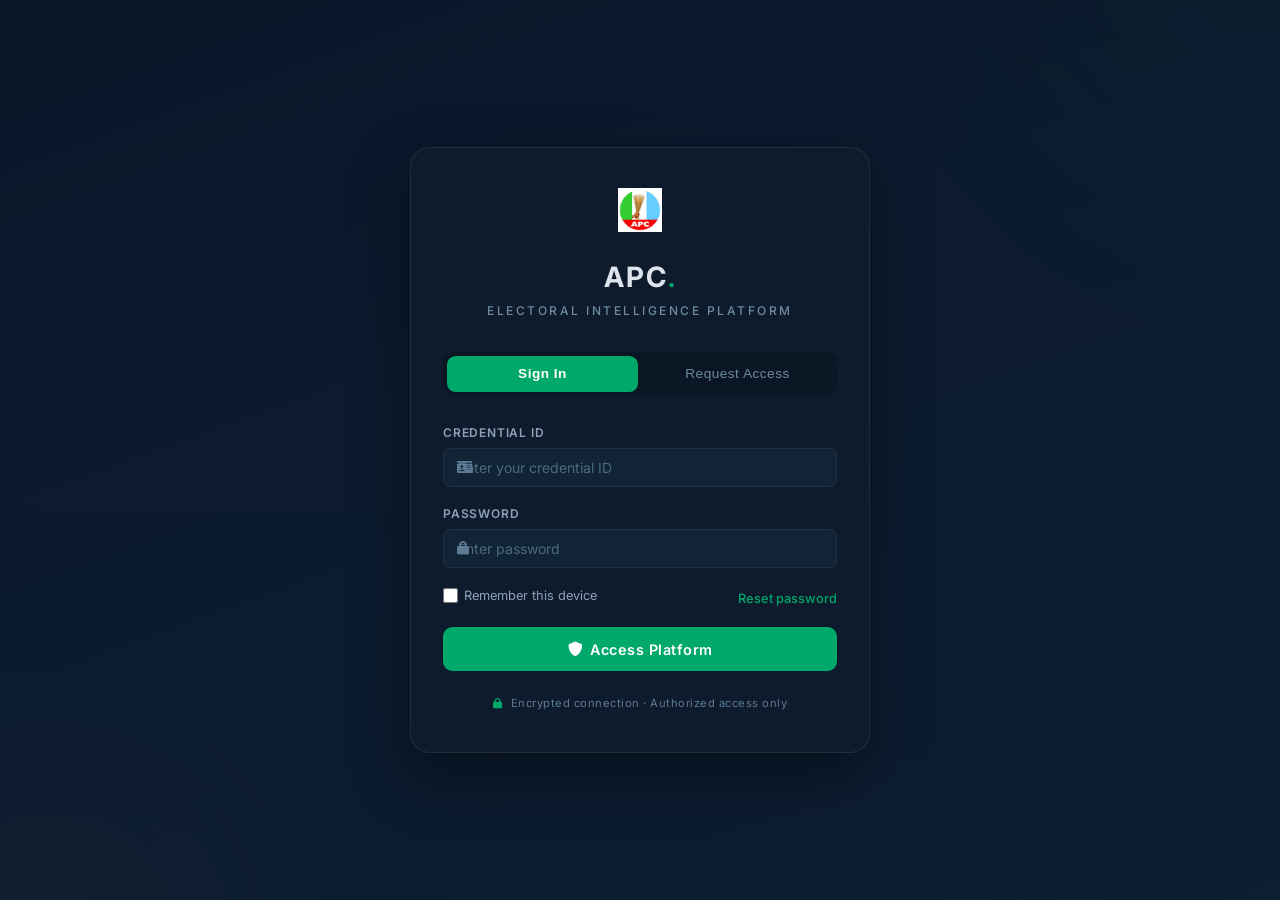
<file: candidates.html>
<!DOCTYPE html>
<html lang="en">
<head>
    <meta charset="UTF-8">
    <meta name="viewport" content="width=device-width, initial-scale=1.0">
    <title>SENTINEL · Winner Registry</title>
    <link href="https://fonts.googleapis.com/css2?family=Inter:wght@400;500;600;700&display=swap" rel="stylesheet">
    <link rel="stylesheet" href="https://cdnjs.cloudflare.com/ajax/libs/font-awesome/6.0.0-beta3/css/all.min.css">
    <link rel="stylesheet" href="css/sentinel-responsive.css">
    <style>
        :root {
            --navy-deep: #0a1628;
            --navy-panel: #0f2035;
            --text-primary: #dde4ed;
            --text-secondary: #8da0b8;
            --green: #00a86b;
            --gold: #c4a030;
            --border: rgba(255, 255, 255, 0.07);
            --red: #d94a4a;
            --amber: #d4a030;
        }

        * {
            margin: 0;
            padding: 0;
            box-sizing: border-box;
        }

        body {
            font-family: 'Inter', -apple-system, BlinkMacSystemFont, sans-serif;
            background: var(--navy-deep);
            color: var(--text-primary);
            min-height: 100vh;
            letter-spacing: -0.01em;
        }

        .top-nav {
            display: flex;
            align-items: center;
            justify-content: space-between;
            height: 60px;
            padding: 0 1.75rem;
            background: rgba(10, 22, 40, 0.94);
            border-bottom: 1px solid var(--border);
            backdrop-filter: blur(10px);
            position: sticky;
            top: 0;
            z-index: 100;
        }

        .nav-brand {
            display: flex;
            align-items: center;
            gap: 1rem;
        }

        .nav-brand img {
            height: 30px;
        }

        .nav-brand .logo-text {
            font-weight: 700;
            font-size: 1.2rem;
            letter-spacing: 1.5px;
        }

        .nav-brand .logo-text span {
            color: var(--green);
        }

        .main-layout {
            display: flex;
            min-height: calc(100vh - 60px);
        }

        .sidebar {
            width: 250px;
            background: rgba(13, 25, 42, 0.6);
            border-right: 1px solid var(--border);
            padding: 1.25rem 0.75rem;
            flex-shrink: 0;
        }

        .sidebar-label {
            font-size: 0.6rem;
            text-transform: uppercase;
            letter-spacing: 2.5px;
            color: #5a7795;
            padding: 0.6rem 0.9rem 0.4rem;
            font-weight: 600;
        }

        .nav-item {
            display: flex;
            align-items: center;
            gap: 0.7rem;
            padding: 0.65rem 0.9rem;
            border-radius: 0.5rem;
            color: var(--text-secondary);
            cursor: pointer;
            transition: all 0.12s ease;
            font-weight: 500;
            border: none;
            background: transparent;
            width: 100%;
            text-align: left;
            font-size: 0.84rem;
            margin-bottom: 0.1rem;
        }

        .nav-item:hover {
            background: rgba(255, 255, 255, 0.03);
            color: #c0d0e0;
        }

        .nav-item.active {
            background: rgba(0, 168, 107, 0.1);
            color: var(--green);
            font-weight: 600;
        }

        .nav-item i {
            width: 16px;
            text-align: center;
            font-size: 0.8rem;
        }

        .content-area {
            flex: 1;
            padding: 1.5rem;
            overflow-y: auto;
        }

        .page-title {
            font-size: 1.3rem;
            font-weight: 700;
            color: #eef2f7;
            margin-bottom: 0.25rem;
        }

        .page-subtitle {
            font-size: 0.8rem;
            color: var(--text-secondary);
            margin-bottom: 1.5rem;
        }

        .filter-bar {
            display: flex;
            gap: 0.75rem;
            margin-bottom: 1.25rem;
            flex-wrap: wrap;
            align-items: center;
        }

        .filter-input {
            background: rgba(20, 40, 60, 0.6);
            border: 1px solid var(--border);
            border-radius: 0.5rem;
            padding: 0.55rem 0.9rem;
            color: var(--text-primary);
            font-size: 0.85rem;
            min-width: 200px;
            outline: none;
        }

        .filter-input:focus {
            border-color: var(--green);
        }

        .filter-select {
            background: rgba(20, 40, 60, 0.6);
            border: 1px solid var(--border);
            border-radius: 0.5rem;
            padding: 0.55rem 0.9rem;
            color: var(--text-primary);
            font-size: 0.85rem;
            cursor: pointer;
            outline: none;
        }

        .btn-primary {
            background: var(--green);
            border: none;
            color: #fff;
            padding: 0.55rem 1rem;
            border-radius: 0.5rem;
            font-weight: 600;
            cursor: pointer;
            font-size: 0.85rem;
        }

        .btn-primary:hover {
            background: #00955e;
        }

        .data-table {
            width: 100%;
            border-collapse: collapse;
            background: var(--navy-panel);
            border-radius: 0.75rem;
            overflow: hidden;
            border: 1px solid var(--border);
        }

        .data-table th {
            text-align: left;
            padding: 0.75rem 1rem;
            font-size: 0.7rem;
            text-transform: uppercase;
            letter-spacing: 1px;
            color: var(--text-secondary);
            font-weight: 600;
            background: rgba(0, 0, 0, 0.2);
            border-bottom: 1px solid var(--border);
            cursor: pointer;
        }

        .data-table th:hover {
            color: #c0d0e0;
        }

        .data-table td {
            padding: 0.75rem 1rem;
            font-size: 0.85rem;
            border-bottom: 1px solid rgba(255, 255, 255, 0.03);
        }

        .data-table tr:hover td {
            background: rgba(255, 255, 255, 0.02);
        }

        .status-badge {
            display: inline-block;
            padding: 0.2rem 0.7rem;
            border-radius: 2rem;
            font-size: 0.7rem;
            font-weight: 600;
        }

        .badge-verified {
            background: rgba(0, 168, 107, 0.15);
            color: var(--green);
        }

        .badge-pending {
            background: rgba(212, 160, 48, 0.1);
            color: var(--amber);
        }

        .badge-disputed {
            background: rgba(217, 74, 74, 0.1);
            color: var(--red);
        }

        .btn-link {
            background: transparent;
            border: 1px solid rgba(255, 255, 255, 0.15);
            color: var(--text-secondary);
            padding: 0.35rem 0.7rem;
            border-radius: 0.35rem;
            cursor: pointer;
            font-size: 0.75rem;
            transition: all 0.12s ease;
        }

        .btn-link:hover {
            border-color: var(--green);
            color: var(--green);
        }

        .pagination {
            display: flex;
            justify-content: center;
            gap: 0.35rem;
            margin-top: 1.5rem;
        }

        .page-btn {
            padding: 0.4rem 0.8rem;
            background: var(--navy-panel);
            border: 1px solid var(--border);
            border-radius: 0.35rem;
            color: var(--text-secondary);
            cursor: pointer;
            font-size: 0.8rem;
        }

        .page-btn.active {
            background: var(--green);
            color: #fff;
            border-color: var(--green);
        }

        @media (max-width: 768px) {
            .sidebar {
                width: 55px;
            }
            .nav-item span,
            .sidebar-label {
                display: none;
            }
        }
    </style>
</head>
<body>
   <nav class="top-nav">
    <!-- Left: Brand -->
    <div class="nav-brand">
        <img src="assets/apc2.png" alt="APC" class="nav-logo-img" onerror="this.style.display='none'">
        <span class="nav-logo-text">APC<span>.</span></span>
    </div>
    
    <!-- Center: Hamburger (mobile only) -->
    <button class="hamburger-btn" id="hamburgerBtn" aria-label="Toggle menu">
        <i class="fas fa-bars"></i>
    </button>
    
    <!-- Right: Status items -->
    <div class="nav-status">
        <span class="nav-pill nav-pill-live">
            <span class="pulse-dot"></span> Live
        </span>
        <span class="nav-pill nav-pill-role" id="roleBadge">
            <i class="fas fa-shield-alt"></i> Admin
        </span>
        <span class="nav-time" id="liveClock">--:--:--</span>
    </div>
</nav>
    <div class="main-layout">
        <aside class="sidebar">
            <div class="sidebar-label">Platform</div>
            <button class="nav-item" onclick="window.location.href='dashboard.html'">
                <i class="fas fa-compass"></i> <span>Command Center</span>
            </button>
            <button class="nav-item active">
                <i class="fas fa-database"></i> <span>Winner Registry</span>
            </button>
            <button class="nav-item" onclick="window.location.href='analytics.html'">
                <i class="fas fa-chart-bar"></i> <span>Analytics</span>
            </button>
            <button class="nav-item" onclick="window.location.href='profile.html'">
                <i class="fas fa-user"></i> <span>Profiles</span>
            </button>
            <div class="sidebar-label">System</div>
            <button class="nav-item" onclick="window.location.href='admin.html'">
                <i class="fas fa-shield-alt"></i> <span>Administration</span>
            </button>
            <button class="nav-item" onclick="handleLogout()">
                <i class="fas fa-sign-out-alt"></i> <span>Sign Out</span>
            </button>
        </aside>

        <main class="content-area">
            <h2 class="page-title">Winner Registry</h2>
            <p class="page-subtitle">Verified primary election winners — APC 2026</p>

            <div class="filter-bar">
                <input type="text" class="filter-input" placeholder="Search by name or constituency..." id="searchInput" onkeyup="filterTable()">
                <select class="filter-select" id="stateFilter" onchange="filterTable()">
                    <option value="">All States</option>
                    <option>Kano</option><option>Kaduna</option><option>Lagos</option>
                    <option>Borno</option><option>Rivers</option><option>Enugu</option>
                    <option>Ogun</option><option>Delta</option><option>Kwara</option>
                </select>
                <select class="filter-select" id="officeFilter" onchange="filterTable()">
                    <option value="">All Offices</option>
                    <option>Governor</option><option>Senate</option>
                    <option>House of Representatives</option><option>State Assembly</option>
                </select>
                <select class="filter-select" id="statusFilter" onchange="filterTable()">
                    <option value="">All Status</option>
                    <option>Verified</option><option>Pending</option><option>Disputed</option>
                </select>
                <button class="btn-primary" onclick="exportData()">
                    <i class="fas fa-download"></i> Export CSV
                </button>
            </div>

            <div style="overflow-x:auto;">
                <table class="data-table" id="candidatesTable">
                    <thead>
                        <tr>
                            <th onclick="sortTable(0)">Candidate</th>
                            <th onclick="sortTable(1)">Office</th>
                            <th onclick="sortTable(2)">State</th>
                            <th onclick="sortTable(3)">Constituency</th>
                            <th onclick="sortTable(4)">Votes</th>
                            <th onclick="sortTable(5)">Date</th>
                            <th>Status</th>
                            <th></th>
                        </tr>
                    </thead>
                    <tbody id="tableBody"></tbody>
                </table>
            </div>

            <div class="pagination" id="pagination"></div>
        </main>
    </div>

    <script>
        const candidates = [
            { name: 'Hon. Musa Ibrahim', office: 'Senate', state: 'Kano', constituency: 'Kano Central', votes: 1248, date: '2026-05-07', status: 'Verified' },
            { name: 'Fatima Bello', office: 'House of Representatives', state: 'Kaduna', constituency: 'Kaduna North', votes: 876, date: '2026-05-06', status: 'Verified' },
            { name: 'Dr. Chidi Okonkwo', office: 'Governor', state: 'Enugu', constituency: 'Statewide', votes: 2103, date: '2026-05-05', status: 'Verified' },
            { name: 'Aliyu Sani', office: 'State Assembly', state: 'Borno', constituency: 'Maiduguri Metro', votes: 432, date: '2026-05-07', status: 'Verified' },
            { name: 'Kashim Ibrahim', office: 'Senate', state: 'Borno', constituency: 'Borno Central', votes: 987, date: '2026-05-04', status: 'Verified' },
            { name: 'Aisha Bello', office: 'House of Representatives', state: 'Kwara', constituency: 'Ilorin West', votes: 654, date: '2026-05-03', status: 'Pending' },
            { name: 'Yakubu Mohammed', office: 'Senate', state: 'Katsina', constituency: 'Katsina Central', votes: 1123, date: '2026-05-06', status: 'Verified' },
            { name: 'Ngozi Adeola', office: 'House of Representatives', state: 'Ogun', constituency: 'Ogun West', votes: 543, date: '2026-05-05', status: 'Disputed' },
            { name: 'Emeka Nwankwo', office: 'Governor', state: 'Anambra', constituency: 'Statewide', votes: 1876, date: '2026-05-04', status: 'Verified' },
            { name: 'Zainab Usman', office: 'State Assembly', state: 'Kano', constituency: 'Kano Municipal', votes: 321, date: '2026-05-07', status: 'Verified' },
            { name: 'Ibrahim Tanko', office: 'Senate', state: 'Plateau', constituency: 'Plateau North', votes: 876, date: '2026-05-03', status: 'Pending' },
            { name: 'Grace Okonkwo', office: 'House of Representatives', state: 'Delta', constituency: 'Delta Central', votes: 765, date: '2026-05-06', status: 'Verified' },
            { name: 'Samuel Ortom', office: 'Governor', state: 'Benue', constituency: 'Statewide', votes: 2345, date: '2026-05-05', status: 'Verified' },
            { name: 'Maryam Sani', office: 'State Assembly', state: 'Kaduna', constituency: 'Zaria City', votes: 298, date: '2026-05-07', status: 'Disputed' },
            { name: 'Abdullahi Rabiu', office: 'Senate', state: 'Kano', constituency: 'Kano South', votes: 1456, date: '2026-05-04', status: 'Verified' }
        ];

        // Update clock in top nav
function updateClock() {
    const clockEl = document.getElementById('liveClock');
    if (clockEl) {
        const now = new Date();
        const options = {
            timeZone: 'Africa/Lagos',
            hour: '2-digit',
            minute: '2-digit',
            second: '2-digit',
            hour12: false
        };
        clockEl.textContent = now.toLocaleTimeString('en-NG', options) + ' WAT';
    }

    // Also update role badge
    const roleEl = document.getElementById('roleText');
    if (roleEl && roleEl.textContent === 'Loading...') {
        const user = JSON.parse(sessionStorage.getItem('sentinel_user') || '{}');
        if (user.role) {
            roleEl.textContent = user.role.replace(/_/g, ' ').toUpperCase();
        }
    }
}

// Run immediately and then every second
updateClock();
setInterval(updateClock, 1000);
        let currentPage = 1;
        const rowsPerPage = 10;
        let filteredData = [...candidates];

        function renderTable(data) {
            const start = (currentPage - 1) * rowsPerPage;
            const end = start + rowsPerPage;
            const pageData = data.slice(start, end);
            
            const tbody = document.getElementById('tableBody');
            tbody.innerHTML = pageData.map(c => `
                <tr>
                    <td><strong>${c.name}</strong></td>
                    <td>${c.office}</td>
                    <td>${c.state}</td>
                    <td>${c.constituency}</td>
                    <td>${c.votes.toLocaleString()}</td>
                    <td>${c.date}</td>
                    <td><span class="status-badge badge-${c.status.toLowerCase()}">${c.status}</span></td>
                    <td><button class="btn-link" onclick="viewProfile('${c.name}')">View</button></td>
                </tr>
            `).join('');

            renderPagination(data.length);
        }

        function renderPagination(totalRows) {
            const totalPages = Math.ceil(totalRows / rowsPerPage);
            const pagination = document.getElementById('pagination');
            let html = '';
            for (let i = 1; i <= totalPages; i++) {
                html += `<button class="page-btn ${i === currentPage ? 'active' : ''}" onclick="goToPage(${i})">${i}</button>`;
            }
            pagination.innerHTML = html;
        }

        function goToPage(page) {
            currentPage = page;
            renderTable(filteredData);
        }

        function filterTable() {
            const searchTerm = document.getElementById('searchInput').value.toLowerCase();
            const stateFilter = document.getElementById('stateFilter').value;
            const officeFilter = document.getElementById('officeFilter').value;
            const statusFilter = document.getElementById('statusFilter').value;

            filteredData = candidates.filter(c => {
                const matchSearch = c.name.toLowerCase().includes(searchTerm) || 
                                   c.state.toLowerCase().includes(searchTerm) ||
                                   c.constituency.toLowerCase().includes(searchTerm);
                const matchState = !stateFilter || c.state === stateFilter;
                const matchOffice = !officeFilter || c.office === officeFilter;
                const matchStatus = !statusFilter || c.status === statusFilter;
                return matchSearch && matchState && matchOffice && matchStatus;
            });

            currentPage = 1;
            renderTable(filteredData);
        }

        function sortTable(column) {
            const keys = ['name', 'office', 'state', 'constituency', 'votes', 'date'];
            const key = keys[column];
            filteredData.sort((a, b) => {
                if (typeof a[key] === 'string') return a[key].localeCompare(b[key]);
                return a[key] - b[key];
            });
            renderTable(filteredData);
        }

        function viewProfile(name) {
            window.location.href = `profile.html?candidate=${encodeURIComponent(name)}`;
        }

        function exportData() {
            const csv = 'Name,Office,State,Constituency,Votes,Date,Status\n' + 
                filteredData.map(c => `${c.name},${c.office},${c.state},${c.constituency},${c.votes},${c.date},${c.status}`).join('\n');
            const blob = new Blob([csv], { type: 'text/csv' });
            const url = window.URL.createObjectURL(blob);
            const a = document.createElement('a');
            a.href = url;
            a.download = 'apc_winners_registry_2026.csv';
            a.click();
        }

        function handleLogout() {
            sessionStorage.clear();
            window.location.href = 'auth.html';
        }

        document.addEventListener('DOMContentLoaded', () => {
            if (!sessionStorage.getItem('sentinel_auth')) {
                window.location.href = 'auth.html';
                return;
            }
            renderTable(candidates);
            setInterval(() => {
                document.getElementById('liveClock').textContent = 
                    new Date().toLocaleTimeString('en-NG', { timeZone: 'Africa/Lagos', hour: '2-digit', minute: '2-digit', second: '2-digit', hour12: false }) + ' WAT';
            }, 1000);
        });
    </script>

    <script>
// Quick test for hamburger button
document.addEventListener('DOMContentLoaded', function() {
    // Find or create a test button
    var btn = document.querySelector('.hamburger-btn');
    if (!btn) {
        btn = document.createElement('button');
        btn.className = 'hamburger-btn';
        btn.innerHTML = '<i class="fas fa-bars"></i>';
        btn.style.cssText = 'display:flex;position:fixed;top:70px;right:20px;z-index:9999;background:#00a86b;color:#fff;width:44px;height:44px;border-radius:8px;border:none;cursor:pointer;align-items:center;justify-content:center;font-size:20px;';
        document.body.appendChild(btn);
    }
    
    var sidebar = document.querySelector('.sidebar');
    
    btn.onclick = function() {
        if (sidebar) {
            sidebar.classList.toggle('mobile-open');
            if (sidebar.classList.contains('mobile-open')) {
                sidebar.style.transform = 'translateX(0)';
                btn.innerHTML = '<i class="fas fa-times"></i>';
            } else {
                sidebar.style.transform = 'translateX(-100%)';
                btn.innerHTML = '<i class="fas fa-bars"></i>';
            }
        }
    };
});
</script>
</body>
</html>
</file>
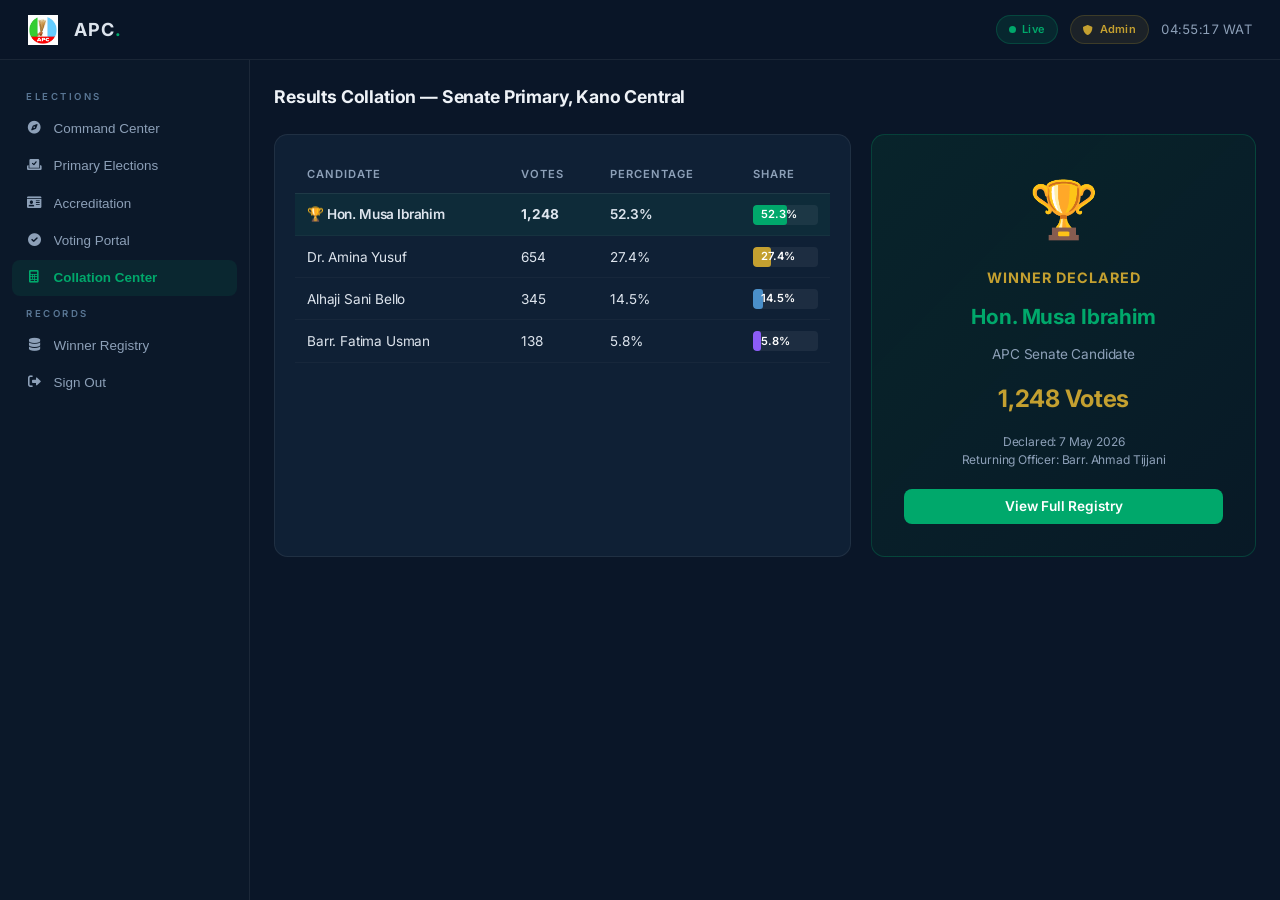
<file: collation.html>
<!DOCTYPE html>
<html lang="en">
<head>
    <meta charset="UTF-8">
    <meta name="viewport" content="width=device-width, initial-scale=1.0">
    <title>SENTINEL · Collation Center</title>
    <link href="https://fonts.googleapis.com/css2?family=Inter:wght@400;500;600;700&display=swap" rel="stylesheet">
    <link rel="stylesheet" href="https://cdnjs.cloudflare.com/ajax/libs/font-awesome/6.0.0-beta3/css/all.min.css">
    <link rel="stylesheet" href="css/sentinel-responsive.css">
    <script src="js/mobile-nav.js"></script>
    <style>
        :root {
            --navy-deep: #0a1628;
            --navy-panel: #0f2035;
            --text-primary: #dde4ed;
            --text-secondary: #8da0b8;
            --green: #00a86b;
            --gold: #c4a030;
            --border: rgba(255, 255, 255, 0.07);
            --blue: #4a8fc9;
            --purple: #8b5cf6;
        }

        * {
            margin: 0;
            padding: 0;
            box-sizing: border-box;
        }

        body {
            font-family: 'Inter', -apple-system, BlinkMacSystemFont, sans-serif;
            background: var(--navy-deep);
            color: var(--text-primary);
            min-height: 100vh;
            letter-spacing: -0.01em;
        }

        .top-nav {
            display: flex;
            align-items: center;
            justify-content: space-between;
            height: 60px;
            padding: 0 1.75rem;
            background: rgba(10, 22, 40, 0.94);
            border-bottom: 1px solid var(--border);
            backdrop-filter: blur(10px);
            position: sticky;
            top: 0;
            z-index: 100;
        }

        .nav-brand {
            display: flex;
            align-items: center;
            gap: 1rem;
        }

        .nav-brand img {
            height: 30px;
        }

        .nav-brand .logo-text {
            font-weight: 700;
            font-size: 1.2rem;
            letter-spacing: 1.5px;
        }

        .nav-brand .logo-text span {
            color: var(--green);
        }

        .main-layout {
            display: flex;
            min-height: calc(100vh - 60px);
        }

        .sidebar {
            width: 250px;
            background: rgba(13, 25, 42, 0.6);
            border-right: 1px solid var(--border);
            padding: 1.25rem 0.75rem;
            flex-shrink: 0;
        }

        .sidebar-label {
            font-size: 0.6rem;
            text-transform: uppercase;
            letter-spacing: 2.5px;
            color: #5a7795;
            padding: 0.6rem 0.9rem 0.4rem;
            font-weight: 600;
        }

        .nav-item {
            display: flex;
            align-items: center;
            gap: 0.7rem;
            padding: 0.65rem 0.9rem;
            border-radius: 0.5rem;
            color: var(--text-secondary);
            cursor: pointer;
            transition: all 0.12s ease;
            font-weight: 500;
            border: none;
            background: transparent;
            width: 100%;
            text-align: left;
            font-size: 0.84rem;
            margin-bottom: 0.1rem;
        }

        .nav-item:hover {
            background: rgba(255, 255, 255, 0.03);
            color: #c0d0e0;
        }

        .nav-item.active {
            background: rgba(0, 168, 107, 0.1);
            color: var(--green);
            font-weight: 600;
        }

        .nav-item i {
            width: 16px;
            text-align: center;
            font-size: 0.8rem;
        }

        .content-area {
            flex: 1;
            padding: 1.5rem;
            overflow-y: auto;
        }

        .page-title {
            font-size: 1.1rem;
            font-weight: 700;
            color: #eef2f7;
            margin-bottom: 1.5rem;
        }

        .collation-grid {
            display: grid;
            grid-template-columns: 1.5fr 1fr;
            gap: 1.25rem;
        }

        .results-panel {
            background: var(--navy-panel);
            border: 1px solid var(--border);
            border-radius: 0.85rem;
            padding: 1.25rem;
        }

        .results-table {
            width: 100%;
            border-collapse: collapse;
        }

        .results-table th {
            text-align: left;
            padding: 0.65rem 0.75rem;
            font-size: 0.7rem;
            text-transform: uppercase;
            letter-spacing: 1px;
            color: var(--text-secondary);
            font-weight: 600;
            border-bottom: 1px solid var(--border);
        }

        .results-table td {
            padding: 0.65rem 0.75rem;
            font-size: 0.85rem;
            border-bottom: 1px solid rgba(255, 255, 255, 0.03);
        }

        .winner-row {
            background: rgba(0, 168, 107, 0.08);
        }

        .winner-row td {
            font-weight: 600;
        }

        .progress-bar {
            width: 100%;
            height: 20px;
            background: rgba(255, 255, 255, 0.06);
            border-radius: 4px;
            overflow: hidden;
        }

        .progress-fill {
            height: 100%;
            display: flex;
            align-items: center;
            padding-left: 8px;
            font-size: 0.7rem;
            font-weight: 600;
            color: #fff;
        }

        .winner-card {
            background: linear-gradient(135deg, rgba(0, 120, 60, 0.15), rgba(0, 60, 30, 0.1));
            border: 1px solid rgba(0, 168, 107, 0.25);
            border-radius: 0.85rem;
            padding: 2rem;
            text-align: center;
        }

        .winner-icon {
            font-size: 3.5rem;
            margin-bottom: 1rem;
        }

        .btn {
            padding: 0.6rem 1.2rem;
            border-radius: 0.5rem;
            font-weight: 600;
            cursor: pointer;
            border: none;
            font-size: 0.85rem;
        }

        .btn-primary {
            background: var(--green);
            color: #fff;
            width: 100%;
        }

        .btn-primary:hover {
            background: #00955e;
        }

        @media (max-width: 1024px) {
            .collation-grid {
                grid-template-columns: 1fr;
            }
        }

        @media (max-width: 768px) {
            .sidebar {
                width: 55px;
            }
            .nav-item span,
            .sidebar-label {
                display: none;
            }
        }
    </style>
</head>
<body>
  <nav class="top-nav">
    <!-- Left: Brand -->
    <div class="nav-brand">
        <img src="assets/apc2.png" alt="APC" class="nav-logo-img" onerror="this.style.display='none'">
        <span class="nav-logo-text">APC<span>.</span></span>
    </div>
    
    <!-- Center: Hamburger (mobile only) -->
    <button class="hamburger-btn" id="hamburgerBtn" aria-label="Toggle menu">
        <i class="fas fa-bars"></i>
    </button>
    
    <!-- Right: Status items -->
    <div class="nav-status">
        <span class="nav-pill nav-pill-live">
            <span class="pulse-dot"></span> Live
        </span>
        <span class="nav-pill nav-pill-role" id="roleBadge">
            <i class="fas fa-shield-alt"></i> Admin
        </span>
        <span class="nav-time" id="liveClock">--:--:--</span>
    </div>
</nav>

    <div class="main-layout">
        <aside class="sidebar">
            <div class="sidebar-label">Elections</div>
            <button class="nav-item" onclick="window.location.href='dashboard.html'">
                <i class="fas fa-compass"></i> <span>Command Center</span>
            </button>
            <button class="nav-item" onclick="window.location.href='primaries.html'">
                <i class="fas fa-vote-yea"></i> <span>Primary Elections</span>
            </button>
            <button class="nav-item" onclick="window.location.href='accreditation.html'">
                <i class="fas fa-id-card"></i> <span>Accreditation</span>
            </button>
            <button class="nav-item" onclick="window.location.href='delegate-vote.html'">
                <i class="fas fa-check-circle"></i> <span>Voting Portal</span>
            </button>
            <button class="nav-item active">
                <i class="fas fa-calculator"></i> <span>Collation Center</span>
            </button>
            <div class="sidebar-label">Records</div>
            <button class="nav-item" onclick="window.location.href='candidates.html'">
                <i class="fas fa-database"></i> <span>Winner Registry</span>
            </button>
            <button class="nav-item" onclick="handleLogout()">
                <i class="fas fa-sign-out-alt"></i> <span>Sign Out</span>
            </button>
        </aside>

        <main class="content-area">
            <h2 class="page-title">Results Collation — Senate Primary, Kano Central</h2>

            <div class="collation-grid">
                <div class="results-panel">
                    <table class="results-table">
                        <thead>
                            <tr>
                                <th>Candidate</th>
                                <th>Votes</th>
                                <th>Percentage</th>
                                <th>Share</th>
                            </tr>
                        </thead>
                        <tbody>
                            <tr class="winner-row">
                                <td>🏆 Hon. Musa Ibrahim</td>
                                <td><strong>1,248</strong></td>
                                <td>52.3%</td>
                                <td>
                                    <div class="progress-bar">
                                        <div class="progress-fill" style="width:52.3%;background:var(--green);">52.3%</div>
                                    </div>
                                </td>
                            </tr>
                            <tr>
                                <td>Dr. Amina Yusuf</td>
                                <td>654</td>
                                <td>27.4%</td>
                                <td>
                                    <div class="progress-bar">
                                        <div class="progress-fill" style="width:27.4%;background:var(--gold);">27.4%</div>
                                    </div>
                                </td>
                            </tr>
                            <tr>
                                <td>Alhaji Sani Bello</td>
                                <td>345</td>
                                <td>14.5%</td>
                                <td>
                                    <div class="progress-bar">
                                        <div class="progress-fill" style="width:14.5%;background:var(--blue);">14.5%</div>
                                    </div>
                                </td>
                            </tr>
                            <tr>
                                <td>Barr. Fatima Usman</td>
                                <td>138</td>
                                <td>5.8%</td>
                                <td>
                                    <div class="progress-bar">
                                        <div class="progress-fill" style="width:5.8%;background:var(--purple);">5.8%</div>
                                    </div>
                                </td>
                            </tr>
                        </tbody>
                    </table>
                </div>

                <div class="winner-card">
                    <div class="winner-icon">🏆</div>
                    <h3 style="color:var(--gold);margin-bottom:0.75rem;font-size:0.9rem;text-transform:uppercase;letter-spacing:1px;">Winner Declared</h3>
                    <h2 style="color:var(--green);margin-bottom:0.75rem;font-size:1.3rem;">Hon. Musa Ibrahim</h2>
                    <p style="color:var(--text-secondary);font-size:0.85rem;">APC Senate Candidate</p>
                    <p style="color:var(--gold);font-size:1.5rem;margin:1rem 0;font-weight:700;">1,248 Votes</p>
                    <p style="font-size:0.75rem;color:var(--text-secondary);">Declared: 7 May 2026</p>
                    <p style="font-size:0.75rem;color:var(--text-secondary);">Returning Officer: Barr. Ahmad Tijjani</p>
                    <button class="btn btn-primary" style="margin-top:1.25rem;" onclick="window.location.href='candidates.html'">
                        View Full Registry
                    </button>
                </div>
            </div>
        </main>
    </div>

    <script>
        function handleLogout() {
            sessionStorage.clear();
            window.location.href = 'auth.html';
        }


        // Update clock in top nav
function updateClock() {
    const clockEl = document.getElementById('liveClock');
    if (clockEl) {
        const now = new Date();
        const options = {
            timeZone: 'Africa/Lagos',
            hour: '2-digit',
            minute: '2-digit',
            second: '2-digit',
            hour12: false
        };
        clockEl.textContent = now.toLocaleTimeString('en-NG', options) + ' WAT';
    }

    // Also update role badge
    const roleEl = document.getElementById('roleText');
    if (roleEl && roleEl.textContent === 'Loading...') {
        const user = JSON.parse(sessionStorage.getItem('sentinel_user') || '{}');
        if (user.role) {
            roleEl.textContent = user.role.replace(/_/g, ' ').toUpperCase();
        }
    }
}

// Run immediately and then every second
updateClock();
setInterval(updateClock, 1000);
        document.addEventListener('DOMContentLoaded', () => {
            setInterval(() => {
                document.getElementById('liveClock').textContent = 
                    new Date().toLocaleTimeString('en-NG', { timeZone: 'Africa/Lagos', hour: '2-digit', minute: '2-digit', second: '2-digit', hour12: false }) + ' WAT';
            }, 1000);
        });
    </script>

    <script>
// Quick test for hamburger button
document.addEventListener('DOMContentLoaded', function() {
    // Find or create a test button
    var btn = document.querySelector('.hamburger-btn');
    if (!btn) {
        btn = document.createElement('button');
        btn.className = 'hamburger-btn';
        btn.innerHTML = '<i class="fas fa-bars"></i>';
        btn.style.cssText = 'display:flex;position:fixed;top:70px;right:20px;z-index:9999;background:#00a86b;color:#fff;width:44px;height:44px;border-radius:8px;border:none;cursor:pointer;align-items:center;justify-content:center;font-size:20px;';
        document.body.appendChild(btn);
    }
    
    var sidebar = document.querySelector('.sidebar');
    
    btn.onclick = function() {
        if (sidebar) {
            sidebar.classList.toggle('mobile-open');
            if (sidebar.classList.contains('mobile-open')) {
                sidebar.style.transform = 'translateX(0)';
                btn.innerHTML = '<i class="fas fa-times"></i>';
            } else {
                sidebar.style.transform = 'translateX(-100%)';
                btn.innerHTML = '<i class="fas fa-bars"></i>';
            }
        }
    };
});
</script>
</body>
</html>
</file>
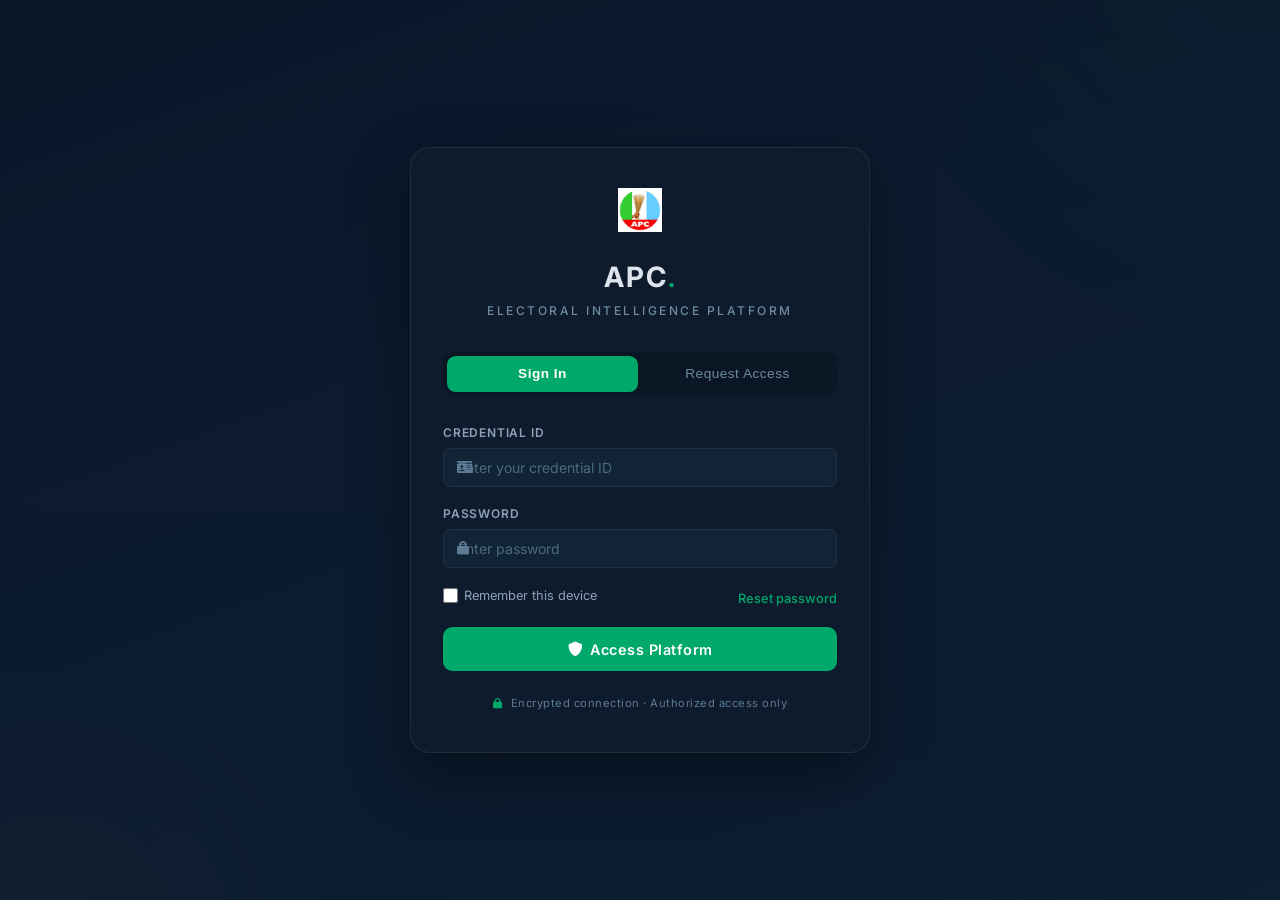
<file: dashboard.html>
<!DOCTYPE html>
<html lang="en">
<head>
    <meta charset="UTF-8">
    <meta name="viewport" content="width=device-width, initial-scale=1.0">
    <title>SENTINEL · Command Center</title>
    <link href="https://fonts.googleapis.com/css2?family=Inter:wght@400;500;600;700&display=swap" rel="stylesheet">
    <link rel="stylesheet" href="https://cdnjs.cloudflare.com/ajax/libs/font-awesome/6.0.0-beta3/css/all.min.css">
    <link rel="stylesheet" href="css/sentinel-responsive.css">
    <script src="js/mobile-nav.js"></script>
    <style>
        :root {
            --navy-deep: #0a1628;
            --navy-panel: #0f2035;
            --text-primary: #dde4ed;
            --text-secondary: #8da0b8;
            --green: #00a86b;
            --gold: #c4a030;
            --border: rgba(255, 255, 255, 0.07);
            --red: #d94a4a;
            --amber: #d4a030;
            --blue: #4a8fc9;
        }

        * {
            margin: 0;
            padding: 0;
            box-sizing: border-box;
        }

        body {
            font-family: 'Inter', -apple-system, BlinkMacSystemFont, sans-serif;
            background: var(--navy-deep);
            color: var(--text-primary);
            min-height: 100vh;
            letter-spacing: -0.01em;
        }

        .top-nav {
            display: flex;
            align-items: center;
            justify-content: space-between;
            height: 60px;
            padding: 0 1.75rem;
            background: rgba(10, 22, 40, 0.94);
            border-bottom: 1px solid var(--border);
            backdrop-filter: blur(10px);
            position: sticky;
            top: 0;
            z-index: 100;
        }

        .nav-brand {
            display: flex;
            align-items: center;
            gap: 1rem;
        }

        .nav-brand img {
            height: 30px;
        }

        .nav-brand .logo-text {
            font-weight: 700;
            font-size: 1.2rem;
            letter-spacing: 1.5px;
        }

        .nav-brand .logo-text span {
            color: var(--green);
        }

        .nav-meta {
            display: flex;
            align-items: center;
            gap: 1.5rem;
        }

        .nav-badge {
            font-size: 0.75rem;
            font-weight: 600;
            padding: 0.3rem 0.9rem;
            border-radius: 2rem;
        }

        .badge-live {
            background: rgba(0, 168, 107, 0.15);
            color: var(--green);
            border: 1px solid rgba(0, 168, 107, 0.3);
        }

        .badge-role {
            background: rgba(196, 160, 48, 0.1);
            color: var(--gold);
            border: 1px solid rgba(196, 160, 48, 0.2);
        }

        .nav-clock {
            font-size: 0.8rem;
            color: var(--text-secondary);
            font-variant-numeric: tabular-nums;
        }

        .main-layout {
            display: flex;
            min-height: calc(100vh - 60px);
        }

        .sidebar {
            width: 250px;
            background: rgba(13, 25, 42, 0.6);
            border-right: 1px solid var(--border);
            padding: 1.25rem 0.75rem;
            flex-shrink: 0;
        }

        .sidebar-section {
            margin-bottom: 0.75rem;
        }

        .sidebar-label {
            font-size: 0.6rem;
            text-transform: uppercase;
            letter-spacing: 2.5px;
            color: #5a7795;
            padding: 0.6rem 0.9rem 0.4rem;
            font-weight: 600;
        }

        .nav-item {
            display: flex;
            align-items: center;
            gap: 0.7rem;
            padding: 0.65rem 0.9rem;
            border-radius: 0.5rem;
            color: var(--text-secondary);
            cursor: pointer;
            transition: all 0.12s ease;
            font-weight: 500;
            border: none;
            background: transparent;
            width: 100%;
            text-align: left;
            font-size: 0.84rem;
            margin-bottom: 0.1rem;
        }

        .nav-item:hover {
            background: rgba(255, 255, 255, 0.03);
            color: #c0d0e0;
        }

        .nav-item.active {
            background: rgba(0, 168, 107, 0.1);
            color: var(--green);
            font-weight: 600;
        }

        .nav-item i {
            width: 16px;
            text-align: center;
            font-size: 0.8rem;
        }

        .nav-badge-count {
            background: var(--amber);
            color: #0a1628;
            padding: 0.15rem 0.5rem;
            border-radius: 1rem;
            font-size: 0.65rem;
            font-weight: 700;
            margin-left: auto;
        }

        .content-area {
            flex: 1;
            padding: 1.5rem;
            overflow-y: auto;
        }

        .stats-row {
            display: grid;
            grid-template-columns: repeat(auto-fit, minmax(180px, 1fr));
            gap: 1rem;
            margin-bottom: 1.5rem;
        }

        .stat-card {
            background: var(--navy-panel);
            border: 1px solid var(--border);
            border-radius: 0.75rem;
            padding: 1.25rem;
            cursor: pointer;
            transition: border-color 0.15s ease;
        }

        .stat-card:hover {
            border-color: rgba(255, 255, 255, 0.15);
        }

        .stat-label {
            font-size: 0.7rem;
            text-transform: uppercase;
            letter-spacing: 1.5px;
            color: var(--text-secondary);
            margin-bottom: 0.5rem;
            font-weight: 600;
        }

        .stat-value {
            font-size: 2rem;
            font-weight: 700;
            color: #eef2f7;
            line-height: 1;
        }

        .stat-change {
            font-size: 0.75rem;
            margin-top: 0.3rem;
        }

        .change-positive {
            color: var(--green);
        }

        .change-warning {
            color: var(--amber);
        }

        .panel {
            background: var(--navy-panel);
            border: 1px solid var(--border);
            border-radius: 0.85rem;
            padding: 1.25rem;
            margin-bottom: 1rem;
        }

        .panel-header {
            display: flex;
            justify-content: space-between;
            align-items: center;
            margin-bottom: 1rem;
        }

        .panel-title {
            font-size: 0.75rem;
            text-transform: uppercase;
            letter-spacing: 1.5px;
            color: var(--text-secondary);
            font-weight: 600;
        }

        .data-table {
            width: 100%;
            border-collapse: collapse;
        }

        .data-table th {
            text-align: left;
            padding: 0.65rem 0.75rem;
            font-size: 0.7rem;
            text-transform: uppercase;
            letter-spacing: 1px;
            color: var(--text-secondary);
            font-weight: 600;
            border-bottom: 1px solid var(--border);
        }

        .data-table td {
            padding: 0.65rem 0.75rem;
            font-size: 0.85rem;
            border-bottom: 1px solid rgba(255, 255, 255, 0.03);
        }

        .status-dot {
            display: inline-block;
            width: 7px;
            height: 7px;
            border-radius: 50%;
            margin-right: 0.4rem;
        }

        .dot-submitted { background: var(--blue); }
        .dot-review { background: var(--amber); animation: pulse 2s infinite; }
        .dot-verified { background: var(--green); }
        .dot-disputed { background: var(--red); }

        @keyframes pulse {
            0%, 100% { opacity: 1; }
            50% { opacity: 0.4; }
        }

        .btn-xs {
            padding: 0.3rem 0.7rem;
            border-radius: 0.35rem;
            font-size: 0.7rem;
            font-weight: 600;
            cursor: pointer;
            border: none;
            transition: background 0.12s ease;
        }

        .btn-approve {
            background: var(--green);
            color: #fff;
        }

        .btn-approve:hover {
            background: #00955e;
        }

        .btn-flag {
            background: transparent;
            border: 1px solid var(--red);
            color: var(--red);
        }

        .btn-flag:hover {
            background: rgba(217, 74, 74, 0.1);
        }

        .btn-review-btn {
            background: transparent;
            border: 1px solid var(--amber);
            color: var(--amber);
        }

        .btn-review-btn:hover {
            background: rgba(212, 160, 48, 0.1);
        }

        .grid-2col {
            display: grid;
            grid-template-columns: 1fr 1fr;
            gap: 1rem;
            margin-bottom: 1rem;
        }

        @media (max-width: 1024px) {
            .grid-2col {
                grid-template-columns: 1fr;
            }
        }

        @media (max-width: 768px) {
            .sidebar {
                width: 55px;
            }
            .nav-item span,
            .sidebar-label {
                display: none;
            }
        }
    </style>
</head>
<body>
    <nav class="top-nav">
    <!-- Left: Brand -->
    <div class="nav-brand">
        <img src="assets/apc2.png" alt="APC" class="nav-logo-img" onerror="this.style.display='none'">
        <span class="nav-logo-text">APC<span>.</span></span>
    </div>
    
    <!-- Center: Hamburger (mobile only) -->
    <button class="hamburger-btn" id="hamburgerBtn" aria-label="Toggle menu">
        <i class="fas fa-bars"></i>
    </button>
    
    <!-- Right: Status items -->
    <div class="nav-status">
        <span class="nav-pill nav-pill-live">
            <span class="pulse-dot"></span> Live
        </span>
        <span class="nav-pill nav-pill-role" id="roleBadge">
            <i class="fas fa-shield-alt"></i> Admin
        </span>
        <span class="nav-time" id="liveClock">--:--:--</span>
    </div>
</nav>
    <div class="main-layout">
        <aside class="sidebar">
            <div class="sidebar-label">Platform</div>
            <button class="nav-item active">
                <i class="fas fa-compass"></i> <span>Command Center</span>
            </button>
            <button class="nav-item" onclick="navigateTo('candidates.html')">
                <i class="fas fa-database"></i> <span>Winner Registry</span>
            </button>
            <button class="nav-item" onclick="navigateTo('analytics.html')">
                <i class="fas fa-chart-bar"></i> <span>Analytics</span>
            </button>
            
            <div class="sidebar-label">Operations</div>
            <button class="nav-item" onclick="navigateTo('field-submission.html')">
                <i class="fas fa-file-import"></i> <span>New Submission</span>
            </button>
            <button class="nav-item" onclick="scrollToPending()">
                <i class="fas fa-inbox"></i> <span>Pending Review</span>
                <span class="nav-badge-count" id="pendingCount">0</span>
            </button>
            
            <div class="sidebar-label">Elections</div>
            <button class="nav-item" onclick="navigateTo('primaries.html')">
                <i class="fas fa-vote-yea"></i> <span>Primary Elections</span>
            </button>
            <button class="nav-item" onclick="navigateTo('collation.html')">
                <i class="fas fa-calculator"></i> <span>Collation</span>
            </button>
            
            <div class="sidebar-label">System</div>
            <button class="nav-item" onclick="navigateTo('admin.html')">
                <i class="fas fa-shield-alt"></i> <span>Administration</span>
            </button>
            <button class="nav-item" onclick="navigateTo('profile.html')">
                <i class="fas fa-user"></i> <span>Profile</span>
            </button>
            <button class="nav-item" onclick="handleLogout()">
                <i class="fas fa-sign-out-alt"></i> <span>Sign Out</span>
            </button>
        </aside>

        <main class="content-area">
            <!-- Stats -->
            <div class="stats-row">
                <div class="stat-card" onclick="navigateTo('primaries.html')">
                    <div class="stat-label">Active Primaries</div>
                    <div class="stat-value">4</div>
                    <div class="stat-change change-positive">All offices live</div>
                </div>
                <div class="stat-card" onclick="scrollToPending()">
                    <div class="stat-label">Pending Verifications</div>
                    <div class="stat-value" id="metricPending" style="color: var(--amber);">-</div>
                    <div class="stat-change change-warning">Requires attention</div>
                </div>
                <div class="stat-card" onclick="navigateTo('candidates.html')">
                    <div class="stat-label">Verified Winners</div>
                    <div class="stat-value" id="metricVerified">482</div>
                    <div class="stat-change change-positive">↑ 24 today</div>
                </div>
                <div class="stat-card">
                    <div class="stat-label">Disputes</div>
                    <div class="stat-value" style="color: var(--amber);">12</div>
                    <div class="stat-change">3 resolved</div>
                </div>
            </div>

            <!-- Pending Submissions + Activity -->
            <div class="grid-2col" id="pendingSection">
                <div class="panel">
                    <div class="panel-header">
                        <span class="panel-title">Pending Submissions</span>
                        <select id="statusFilter" onchange="renderSubmissions()" style="background:rgba(20,40,60,0.6);border:1px solid var(--border);border-radius:0.4rem;padding:0.35rem 0.6rem;color:var(--text-primary);font-size:0.75rem;">
                            <option value="all">All</option>
                            <option value="submitted">Submitted</option>
                            <option value="under_review">Under Review</option>
                            <option value="disputed">Disputed</option>
                        </select>
                    </div>
                    <table class="data-table">
                        <thead>
                            <tr>
                                <th>Candidate</th>
                                <th>Office</th>
                                <th>State</th>
                                <th>Status</th>
                                <th>Action</th>
                            </tr>
                        </thead>
                        <tbody id="submissionsTable"></tbody>
                    </table>
                </div>

                <div class="panel">
                    <div class="panel-header">
                        <span class="panel-title">Recent Activity</span>
                        <span style="font-size:0.65rem;color:var(--green);">● Live</span>
                    </div>
                    <div id="activityFeed" style="max-height:400px;overflow-y:auto;"></div>
                </div>
            </div>
        </main>
    </div>

    <script>
        // Data Management
        function getSubmissions() {
            return JSON.parse(localStorage.getItem('sentinel_submissions') || '[]');
        }

        function saveSubmissions(data) {
            localStorage.setItem('sentinel_submissions', JSON.stringify(data));
        }

        function getWinners() {
            return JSON.parse(localStorage.getItem('sentinel_winners') || '[]');
        }

        function saveWinners(data) {
            localStorage.setItem('sentinel_winners', JSON.stringify(data));
        }

        function seedData() {
            if (!localStorage.getItem('sentinel_submissions')) {
                const samples = [
                    { id: 'SUB-001', candidateName: 'Hon. Musa Ibrahim', office: 'Senate', state: 'Kano', votes: 1248, status: 'submitted', submittedAt: new Date().toISOString() },
                    { id: 'SUB-002', candidateName: 'Fatima Bello', office: 'House of Reps', state: 'Kaduna', votes: 876, status: 'under_review', submittedAt: new Date(Date.now()-7200000).toISOString() },
                    { id: 'SUB-003', candidateName: 'Dr. Chidi Okonkwo', office: 'Governor', state: 'Enugu', votes: 2103, status: 'verified', submittedAt: new Date(Date.now()-10800000).toISOString() },
                    { id: 'SUB-004', candidateName: 'Ngozi Adeola', office: 'House of Reps', state: 'Ogun', votes: 543, status: 'disputed', submittedAt: new Date(Date.now()-14400000).toISOString() }
                ];
                saveSubmissions(samples);
            }
            if (!localStorage.getItem('sentinel_winners')) {
                saveWinners([{ id: 'WIN-001', name: 'Dr. Chidi Okonkwo', office: 'Governor', state: 'Enugu', votes: 2103 }]);
            }
        }

        // Update clock in top nav
function updateClock() {
    const clockEl = document.getElementById('liveClock');
    if (clockEl) {
        const now = new Date();
        const options = {
            timeZone: 'Africa/Lagos',
            hour: '2-digit',
            minute: '2-digit',
            second: '2-digit',
            hour12: false
        };
        clockEl.textContent = now.toLocaleTimeString('en-NG', options) + ' WAT';
    }

    // Also update role badge
    const roleEl = document.getElementById('roleText');
    if (roleEl && roleEl.textContent === 'Loading...') {
        const user = JSON.parse(sessionStorage.getItem('sentinel_user') || '{}');
        if (user.role) {
            roleEl.textContent = user.role.replace(/_/g, ' ').toUpperCase();
        }
    }
}

// Run immediately and then every second
updateClock();
setInterval(updateClock, 1000);
        function renderSubmissions() {
            const subs = getSubmissions();
            const filter = document.getElementById('statusFilter')?.value || 'all';
            const filtered = filter === 'all' ? subs : subs.filter(s => s.status === filter);
            const tbody = document.getElementById('submissionsTable');

            if (filtered.length === 0) {
                tbody.innerHTML = '<tr><td colspan="5" style="text-align:center;padding:2rem;color:var(--text-secondary);">No submissions</td></tr>';
                return;
            }

            tbody.innerHTML = filtered.map(s => {
                const statusLabels = { submitted: 'Submitted', under_review: 'Under Review', verified: 'Verified', disputed: 'Disputed' };
                const dotClass = `dot-${s.status}`;
                return `
                    <tr>
                        <td><strong>${s.candidateName}</strong></td>
                        <td>${s.office}</td>
                        <td>${s.state}</td>
                        <td><span class="status-dot ${dotClass}"></span>${statusLabels[s.status] || s.status}</td>
                        <td>
                            ${s.status === 'submitted' ? `<button class="btn-xs btn-approve" onclick="verifySubmission('${s.id}')">Approve</button>` : ''}
                            ${s.status === 'under_review' ? `<button class="btn-xs btn-approve" onclick="verifySubmission('${s.id}')">Approve</button>` : ''}
                            <button class="btn-xs btn-flag" onclick="flagDispute('${s.id}')">Flag</button>
                        </td>
                    </tr>
                `;
            }).join('');
        }

        function verifySubmission(id) {
            const subs = getSubmissions();
            const idx = subs.findIndex(s => s.id === id);
            if (idx !== -1) {
                subs[idx].status = 'verified';
                subs[idx].verifiedAt = new Date().toISOString();
                saveSubmissions(subs);

                const winners = getWinners();
                winners.unshift({ id: 'WIN-' + Date.now(), name: subs[idx].candidateName, office: subs[idx].office, state: subs[idx].state, votes: subs[idx].votes });
                saveWinners(winners);

                updateAll();
                showToast('Submission verified');
            }
        }

        function flagDispute(id) {
            const reason = prompt('Reason for dispute:');
            if (!reason) return;
            const subs = getSubmissions();
            const idx = subs.findIndex(s => s.id === id);
            if (idx !== -1) {
                subs[idx].status = 'disputed';
                subs[idx].disputeReason = reason;
                saveSubmissions(subs);
                updateAll();
                showToast('Submission flagged as disputed');
            }
        }

        function renderActivity() {
            const subs = getSubmissions().slice(0, 8);
            const feed = document.getElementById('activityFeed');
            feed.innerHTML = subs.map(s => {
                const time = new Date(s.submittedAt).toLocaleTimeString('en-NG', { hour: '2-digit', minute: '2-digit' });
                return `<div style="padding:0.6rem 0;border-bottom:1px solid var(--border);font-size:0.82rem;">
                    <strong>${s.candidateName}</strong> · ${s.office}, ${s.state} · <span style="color:var(--text-secondary);">${time}</span>
                    <span style="float:right;color:${s.status==='verified'?'var(--green)':s.status==='disputed'?'var(--red)':'var(--amber)'}">${s.status}</span>
                </div>`;
            }).join('');
        }

        function updateAll() {
            const subs = getSubmissions();
            const pending = subs.filter(s => s.status === 'submitted' || s.status === 'under_review').length;
            const verified = getWinners().length;

            document.getElementById('pendingCount').textContent = pending;
            document.getElementById('metricPending').textContent = pending;
            document.getElementById('metricVerified').textContent = verified;
            renderSubmissions();
            renderActivity();
        }

        function showToast(msg) {
            const t = document.createElement('div');
            t.style.cssText = 'position:fixed;bottom:1.5rem;right:1.5rem;background:rgba(0,168,107,0.9);color:#fff;padding:0.75rem 1.5rem;border-radius:0.5rem;font-weight:600;z-index:999;font-size:0.85rem;';
            t.textContent = msg;
            document.body.appendChild(t);
            setTimeout(() => t.remove(), 2500);
        }

        function scrollToPending() {
            document.getElementById('pendingSection').scrollIntoView({ behavior: 'smooth' });
        }

        function navigateTo(page) {
            window.location.href = page;
        }

        function handleLogout() {
            if (confirm('Sign out of SENTINEL?')) {
                sessionStorage.clear();
                window.location.href = 'auth.html';
            }
        }

        document.addEventListener('DOMContentLoaded', () => {
            if (!sessionStorage.getItem('sentinel_auth')) {
                window.location.href = 'auth.html';
                return;
            }
            seedData();
            updateAll();

            const user = JSON.parse(sessionStorage.getItem('sentinel_user') || '{}');
            document.getElementById('roleBadge').textContent = user.role ? user.role.replace('_', ' ').toUpperCase() : 'Administrator';

            setInterval(() => {
                document.getElementById('liveClock').textContent = 
                    new Date().toLocaleTimeString('en-NG', { timeZone: 'Africa/Lagos', hour: '2-digit', minute: '2-digit', second: '2-digit', hour12: false }) + ' WAT';
            }, 1000);

            setInterval(updateAll, 15000);
        });
    </script>

    <script>
// Quick test for hamburger button
document.addEventListener('DOMContentLoaded', function() {
    // Find or create a test button
    var btn = document.querySelector('.hamburger-btn');
    if (!btn) {
        btn = document.createElement('button');
        btn.className = 'hamburger-btn';
        btn.innerHTML = '<i class="fas fa-bars"></i>';
        btn.style.cssText = 'display:flex;position:fixed;top:70px;right:20px;z-index:9999;background:#00a86b;color:#fff;width:44px;height:44px;border-radius:8px;border:none;cursor:pointer;align-items:center;justify-content:center;font-size:20px;';
        document.body.appendChild(btn);
    }
    
    var sidebar = document.querySelector('.sidebar');
    
    btn.onclick = function() {
        if (sidebar) {
            sidebar.classList.toggle('mobile-open');
            if (sidebar.classList.contains('mobile-open')) {
                sidebar.style.transform = 'translateX(0)';
                btn.innerHTML = '<i class="fas fa-times"></i>';
            } else {
                sidebar.style.transform = 'translateX(-100%)';
                btn.innerHTML = '<i class="fas fa-bars"></i>';
            }
        }
    };
});
</script>
</body>
</html>
</file>
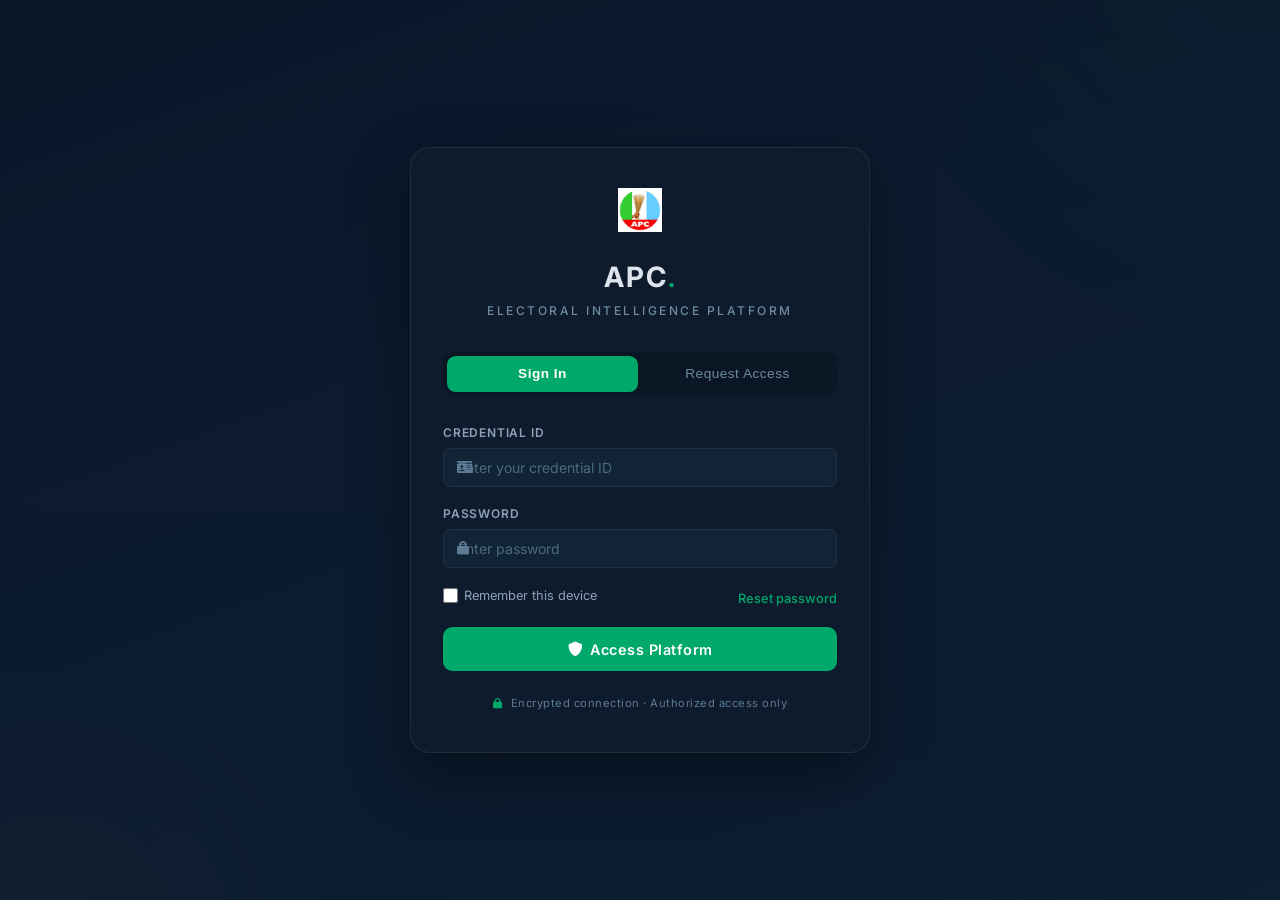
<file: delegate-vote.html>
<!DOCTYPE html>
<html lang="en">
<head>
    <meta charset="UTF-8">
    <meta name="viewport" content="width=device-width, initial-scale=1.0">
    <title>SENTINEL · Voting Portal</title>
    <link href="https://fonts.googleapis.com/css2?family=Inter:wght@400;500;600;700&display=swap" rel="stylesheet">
    <link rel="stylesheet" href="https://cdnjs.cloudflare.com/ajax/libs/font-awesome/6.0.0-beta3/css/all.min.css">
    <link rel="stylesheet" href="css/sentinel-responsive.css">
    <script src="js/mobile-nav.js"></script>
    <style>
        :root {
            --navy-deep: #0a1628;
            --navy-panel: #0f2035;
            --text-primary: #dde4ed;
            --text-secondary: #8da0b8;
            --green: #00a86b;
            --gold: #c4a030;
            --border: rgba(255, 255, 255, 0.07);
        }

        * {
            margin: 0;
            padding: 0;
            box-sizing: border-box;
        }

        body {
            font-family: 'Inter', -apple-system, BlinkMacSystemFont, sans-serif;
            background: var(--navy-deep);
            color: var(--text-primary);
            min-height: 100vh;
            letter-spacing: -0.01em;
        }

        .top-nav {
            display: flex;
            align-items: center;
            justify-content: space-between;
            height: 60px;
            padding: 0 1.75rem;
            background: rgba(10, 22, 40, 0.94);
            border-bottom: 1px solid var(--border);
            backdrop-filter: blur(10px);
            position: sticky;
            top: 0;
            z-index: 100;
        }

        .nav-brand {
            display: flex;
            align-items: center;
            gap: 1rem;
        }

        .nav-brand img {
            height: 30px;
        }

        .nav-brand .logo-text {
            font-weight: 700;
            font-size: 1.2rem;
            letter-spacing: 1.5px;
        }

        .nav-brand .logo-text span {
            color: var(--green);
        }

        .main-layout {
            display: flex;
            min-height: calc(100vh - 60px);
        }

        .sidebar {
            width: 250px;
            background: rgba(13, 25, 42, 0.6);
            border-right: 1px solid var(--border);
            padding: 1.25rem 0.75rem;
            flex-shrink: 0;
        }

        .sidebar-label {
            font-size: 0.6rem;
            text-transform: uppercase;
            letter-spacing: 2.5px;
            color: #5a7795;
            padding: 0.6rem 0.9rem 0.4rem;
            font-weight: 600;
        }

        .nav-item {
            display: flex;
            align-items: center;
            gap: 0.7rem;
            padding: 0.65rem 0.9rem;
            border-radius: 0.5rem;
            color: var(--text-secondary);
            cursor: pointer;
            transition: all 0.12s ease;
            font-weight: 500;
            border: none;
            background: transparent;
            width: 100%;
            text-align: left;
            font-size: 0.84rem;
            margin-bottom: 0.1rem;
        }

        .nav-item:hover {
            background: rgba(255, 255, 255, 0.03);
            color: #c0d0e0;
        }

        .nav-item.active {
            background: rgba(0, 168, 107, 0.1);
            color: var(--green);
            font-weight: 600;
        }

        .nav-item i {
            width: 16px;
            text-align: center;
            font-size: 0.8rem;
        }

        .content-area {
            flex: 1;
            padding: 1.5rem;
            overflow-y: auto;
        }

        .voting-header {
            background: linear-gradient(135deg, rgba(0, 120, 60, 0.2), rgba(0, 60, 30, 0.1));
            border: 1px solid rgba(0, 168, 107, 0.2);
            border-radius: 0.85rem;
            padding: 1.25rem;
            margin-bottom: 1.5rem;
            display: flex;
            justify-content: space-between;
            align-items: center;
        }

        .candidates-grid {
            display: grid;
            grid-template-columns: repeat(auto-fit, minmax(280px, 1fr));
            gap: 1rem;
        }

        .candidate-card {
            background: var(--navy-panel);
            border: 2px solid var(--border);
            border-radius: 0.85rem;
            padding: 1.5rem;
            cursor: pointer;
            transition: all 0.2s ease;
            text-align: center;
            position: relative;
        }

        .candidate-card:hover {
            border-color: rgba(0, 168, 107, 0.3);
        }

        .candidate-card.selected {
            border-color: var(--green);
            background: rgba(0, 168, 107, 0.06);
        }

        .candidate-card.voted {
            opacity: 0.4;
            pointer-events: none;
        }

        .candidate-avatar {
            width: 70px;
            height: 70px;
            border-radius: 50%;
            background: rgba(255, 255, 255, 0.06);
            margin: 0 auto 0.75rem;
            display: flex;
            align-items: center;
            justify-content: center;
            border: 2px solid var(--border);
            font-size: 1.8rem;
        }

        .selected .candidate-avatar {
            border-color: var(--gold);
        }

        .check-indicator {
            position: absolute;
            top: 0.75rem;
            right: 0.75rem;
            width: 26px;
            height: 26px;
            border-radius: 50%;
            border: 2px solid var(--border);
            display: flex;
            align-items: center;
            justify-content: center;
        }

        .selected .check-indicator {
            background: var(--green);
            border-color: var(--green);
            color: #fff;
        }

        .btn {
            padding: 0.8rem 1.5rem;
            border-radius: 0.5rem;
            font-weight: 600;
            cursor: pointer;
            border: none;
            font-size: 0.9rem;
            transition: background 0.12s ease;
            display: inline-flex;
            align-items: center;
            gap: 0.5rem;
        }

        .btn-primary {
            background: var(--green);
            color: #fff;
            width: 100%;
            justify-content: center;
            margin-top: 1.5rem;
            padding: 1rem;
            font-size: 1rem;
        }

        .btn-primary:hover {
            background: #00955e;
        }

        .btn-primary:disabled {
            opacity: 0.4;
            cursor: not-allowed;
        }

        .modal-overlay {
            display: none;
            position: fixed;
            top: 0;
            left: 0;
            width: 100%;
            height: 100%;
            background: rgba(0, 0, 0, 0.8);
            z-index: 1000;
            align-items: center;
            justify-content: center;
        }

        .modal-overlay.show {
            display: flex;
        }

        .modal {
            background: var(--navy-panel);
            border: 1px solid var(--border);
            border-radius: 1rem;
            padding: 2rem;
            max-width: 450px;
            text-align: center;
        }

        @media (max-width: 768px) {
            .sidebar {
                width: 55px;
            }
            .nav-item span,
            .sidebar-label {
                display: none;
            }
        }
    </style>
</head>
<body>
   <nav class="top-nav">
    <!-- Left: Brand -->
    <div class="nav-brand">
        <img src="assets/apc2.png" alt="APC" class="nav-logo-img" onerror="this.style.display='none'">
        <span class="nav-logo-text">APC<span>.</span></span>
    </div>
    
    <!-- Center: Hamburger (mobile only) -->
    <button class="hamburger-btn" id="hamburgerBtn" aria-label="Toggle menu">
        <i class="fas fa-bars"></i>
    </button>
    
    <!-- Right: Status items -->
    <div class="nav-status">
        <span class="nav-pill nav-pill-live">
            <span class="pulse-dot"></span> Live
        </span>
        <span class="nav-pill nav-pill-role" id="roleBadge">
            <i class="fas fa-shield-alt"></i> Admin
        </span>
        <span class="nav-time" id="liveClock">--:--:--</span>
    </div>
</nav>

    <div class="main-layout">
        <aside class="sidebar">
            <div class="sidebar-label">Elections</div>
            <button class="nav-item" onclick="window.location.href='primaries.html'">
                <i class="fas fa-vote-yea"></i> <span>Primary Elections</span>
            </button>
            <button class="nav-item" onclick="window.location.href='accreditation.html'">
                <i class="fas fa-id-card"></i> <span>Accreditation</span>
            </button>
            <button class="nav-item active">
                <i class="fas fa-check-circle"></i> <span>Voting Portal</span>
            </button>
            <button class="nav-item" onclick="handleLogout()">
                <i class="fas fa-sign-out-alt"></i> <span>Sign Out</span>
            </button>
        </aside>

        <main class="content-area" id="votingArea">
            <div class="voting-header">
                <div>
                    <h2 style="font-size:1.1rem;">Cast Your Vote</h2>
                    <p style="color:var(--text-secondary);font-size:0.8rem;">Senate Primary — Kano Central</p>
                </div>
                <div style="text-align:right;">
                    <span style="color:var(--green);font-size:0.75rem;font-weight:600;">✓ Accredited Delegate</span>
                </div>
            </div>

            <div class="candidates-grid" id="candidatesGrid"></div>

            <button class="btn btn-primary" id="submitVoteBtn" disabled onclick="submitVote()">
                <i class="fas fa-check-circle"></i> Submit Vote
            </button>
        </main>
    </div>

    <div class="modal-overlay" id="confirmModal">
        <div class="modal">
            <div style="font-size:3rem;margin-bottom:1rem;">🗳️</div>
            <h3 style="color:var(--gold);margin-bottom:0.75rem;">Vote Recorded</h3>
            <p style="color:var(--text-secondary);margin-bottom:1rem;">Your vote has been securely transmitted.</p>
            <div style="background:rgba(0,0,0,0.2);padding:0.75rem;border-radius:0.5rem;margin-bottom:1rem;font-size:0.8rem;">
                <p><strong>Transaction ID:</strong> APC-2026-8472-KC</p>
                <p><strong>Timestamp:</strong> <span id="voteTimestamp"></span></p>
            </div>
            <button class="btn btn-primary" onclick="window.location.href='primaries.html'">
                Return to Elections
            </button>
        </div>
    </div>

    <script>
        function handleLogout() {
            sessionStorage.clear();
            window.location.href = 'auth.html';
        }

        const candidates = [
            { id: 1, name: 'Hon. Musa Ibrahim', bio: 'Former Commissioner, Legal Practitioner', icon: '👨‍💼' },
            { id: 2, name: 'Dr. Amina Yusuf', bio: 'Medical Doctor, Philanthropist', icon: '👩‍⚕️' },
            { id: 3, name: 'Alhaji Sani Bello', bio: 'Businessman, Community Leader', icon: '👨‍💼' },
            { id: 4, name: 'Barr. Fatima Usman', bio: 'Legal Practitioner, Activist', icon: '👩‍💼' }
        ];

        let selectedCandidate = null;

        function renderCandidates() {
            const grid = document.getElementById('candidatesGrid');
            grid.innerHTML = candidates.map(c => `
                <div class="candidate-card" id="candidate-${c.id}" onclick="selectCandidate(${c.id})">
                    <div class="check-indicator">
                        <i class="fas fa-check" style="font-size:0.7rem;display:none;"></i>
                    </div>
                    <div class="candidate-avatar">${c.icon}</div>
                    <h3 style="font-size:1rem;margin-bottom:0.3rem;">${c.name}</h3>
                    <p style="color:var(--text-secondary);font-size:0.8rem;">${c.bio}</p>
                    <span style="display:inline-block;background:rgba(0,168,107,0.1);color:var(--green);padding:0.2rem 0.7rem;border-radius:2rem;font-size:0.7rem;margin-top:0.5rem;">APC</span>
                </div>
            `).join('');
        }

        // Update clock in top nav
function updateClock() {
    const clockEl = document.getElementById('liveClock');
    if (clockEl) {
        const now = new Date();
        const options = {
            timeZone: 'Africa/Lagos',
            hour: '2-digit',
            minute: '2-digit',
            second: '2-digit',
            hour12: false
        };
        clockEl.textContent = now.toLocaleTimeString('en-NG', options) + ' WAT';
    }

    // Also update role badge
    const roleEl = document.getElementById('roleText');
    if (roleEl && roleEl.textContent === 'Loading...') {
        const user = JSON.parse(sessionStorage.getItem('sentinel_user') || '{}');
        if (user.role) {
            roleEl.textContent = user.role.replace(/_/g, ' ').toUpperCase();
        }
    }
}

// Run immediately and then every second
updateClock();
setInterval(updateClock, 1000);
        function selectCandidate(id) {
            if (selectedCandidate === id) {
                selectedCandidate = null;
                document.getElementById('submitVoteBtn').disabled = true;
            } else {
                selectedCandidate = id;
                document.getElementById('submitVoteBtn').disabled = false;
            }

            document.querySelectorAll('.candidate-card').forEach(c => c.classList.remove('selected'));
            document.querySelectorAll('.check-indicator i').forEach(i => i.style.display = 'none');

            const card = document.getElementById(`candidate-${id}`);
            if (card && selectedCandidate === id) {
                card.classList.add('selected');
                card.querySelector('.check-indicator i').style.display = 'block';
            }
        }

        function submitVote() {
            if (!selectedCandidate) return;

            const candidate = candidates.find(c => c.id === selectedCandidate);
            sessionStorage.setItem('vote_cast', 'true');
            sessionStorage.setItem('voted_candidate', candidate.name);
            sessionStorage.setItem('vote_time', new Date().toISOString());

            document.getElementById('voteTimestamp').textContent = 
                new Date().toLocaleString('en-NG', { timeZone: 'Africa/Lagos' });
            document.getElementById('confirmModal').classList.add('show');

            document.querySelectorAll('.candidate-card').forEach(c => c.classList.add('voted'));
            document.getElementById('submitVoteBtn').disabled = true;
        }

        document.addEventListener('DOMContentLoaded', () => {
            if (!sessionStorage.getItem('delegate_accredited')) {
                alert('You must be accredited before voting.');
                window.location.href = 'accreditation.html';
                return;
            }

            if (sessionStorage.getItem('vote_cast')) {
                document.getElementById('votingArea').innerHTML = `
                    <div style="text-align:center;padding:3rem;">
                        <div style="font-size:4rem;margin-bottom:1rem;">✓</div>
                        <h2 style="color:var(--green);margin-bottom:0.75rem;">You Have Voted</h2>
                        <p style="color:var(--text-secondary);margin-bottom:1rem;">
                            Your vote for <strong>${sessionStorage.getItem('voted_candidate')}</strong> has been recorded.
                        </p>
                        <button class="btn btn-primary" onclick="window.location.href='primaries.html'">
                            Return to Elections
                        </button>
                    </div>
                `;
                return;
            }

            renderCandidates();

            setInterval(() => {
                document.getElementById('liveClock').textContent = 
                    new Date().toLocaleTimeString('en-NG', { timeZone: 'Africa/Lagos', hour: '2-digit', minute: '2-digit', second: '2-digit', hour12: false }) + ' WAT';
            }, 1000);
        });
    </script>

    <script>
// Quick test for hamburger button
document.addEventListener('DOMContentLoaded', function() {
    // Find or create a test button
    var btn = document.querySelector('.hamburger-btn');
    if (!btn) {
        btn = document.createElement('button');
        btn.className = 'hamburger-btn';
        btn.innerHTML = '<i class="fas fa-bars"></i>';
        btn.style.cssText = 'display:flex;position:fixed;top:70px;right:20px;z-index:9999;background:#00a86b;color:#fff;width:44px;height:44px;border-radius:8px;border:none;cursor:pointer;align-items:center;justify-content:center;font-size:20px;';
        document.body.appendChild(btn);
    }
    
    var sidebar = document.querySelector('.sidebar');
    
    btn.onclick = function() {
        if (sidebar) {
            sidebar.classList.toggle('mobile-open');
            if (sidebar.classList.contains('mobile-open')) {
                sidebar.style.transform = 'translateX(0)';
                btn.innerHTML = '<i class="fas fa-times"></i>';
            } else {
                sidebar.style.transform = 'translateX(-100%)';
                btn.innerHTML = '<i class="fas fa-bars"></i>';
            }
        }
    };
});
</script>
</body>
</html>
</file>
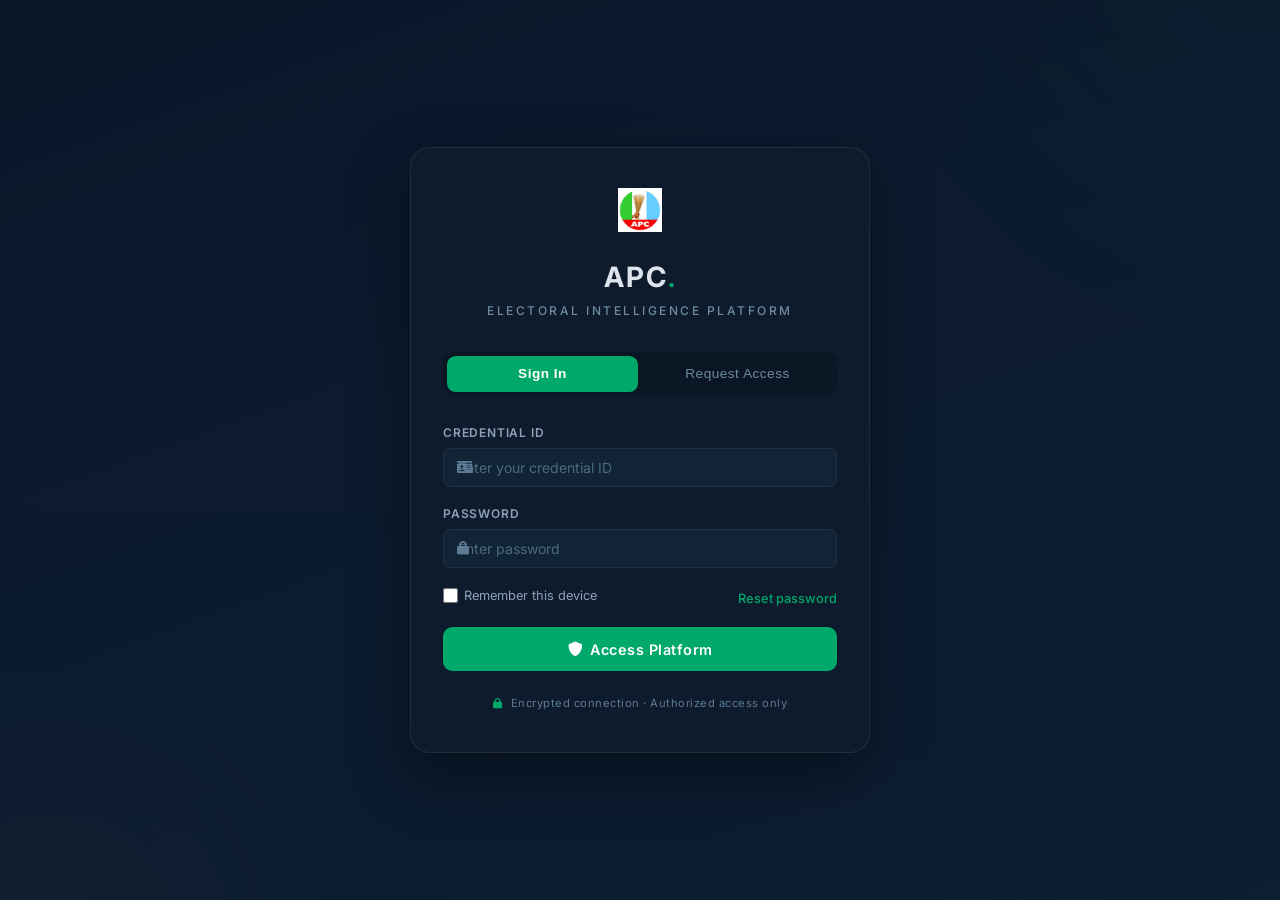
<file: field-submission.html>
<!DOCTYPE html>
<html lang="en">
<head>
    <meta charset="UTF-8">
    <meta name="viewport" content="width=device-width, initial-scale=1.0">
    <title>SENTINEL · Field Submission</title>
    <link href="https://fonts.googleapis.com/css2?family=Inter:wght@400;500;600;700&display=swap" rel="stylesheet">
    <link rel="stylesheet" href="https://cdnjs.cloudflare.com/ajax/libs/font-awesome/6.0.0-beta3/css/all.min.css">
    <link rel="stylesheet" href="css/sentinel-responsive.css">
    <script src="js/mobile-nav.js"></script>
    <style>
        :root {
            --navy-deep: #0a1628;
            --navy-panel: #0f2035;
            --text-primary: #dde4ed;
            --text-secondary: #8da0b8;
            --green: #00a86b;
            --gold: #c4a030;
            --border: rgba(255, 255, 255, 0.07);
            --amber: #d4a030;
        }

        * {
            margin: 0;
            padding: 0;
            box-sizing: border-box;
        }

        body {
            font-family: 'Inter', -apple-system, BlinkMacSystemFont, sans-serif;
            background: var(--navy-deep);
            color: var(--text-primary);
            min-height: 100vh;
            letter-spacing: -0.01em;
        }

        .top-nav {
            display: flex;
            align-items: center;
            justify-content: space-between;
            height: 60px;
            padding: 0 1.75rem;
            background: rgba(10, 22, 40, 0.94);
            border-bottom: 1px solid var(--border);
            backdrop-filter: blur(10px);
            position: sticky;
            top: 0;
            z-index: 100;
        }

        .nav-brand {
            display: flex;
            align-items: center;
            gap: 1rem;
        }

        .nav-brand img {
            height: 30px;
        }

        .nav-brand .logo-text {
            font-weight: 700;
            font-size: 1.2rem;
            letter-spacing: 1.5px;
        }

        .nav-brand .logo-text span {
            color: var(--green);
        }

        .main-layout {
            display: flex;
            min-height: calc(100vh - 60px);
        }

        .sidebar {
            width: 250px;
            background: rgba(13, 25, 42, 0.6);
            border-right: 1px solid var(--border);
            padding: 1.25rem 0.75rem;
            flex-shrink: 0;
        }

        .sidebar-label {
            font-size: 0.6rem;
            text-transform: uppercase;
            letter-spacing: 2.5px;
            color: #5a7795;
            padding: 0.6rem 0.9rem 0.4rem;
            font-weight: 600;
        }

        .nav-item {
            display: flex;
            align-items: center;
            gap: 0.7rem;
            padding: 0.65rem 0.9rem;
            border-radius: 0.5rem;
            color: var(--text-secondary);
            cursor: pointer;
            transition: all 0.12s ease;
            font-weight: 500;
            border: none;
            background: transparent;
            width: 100%;
            text-align: left;
            font-size: 0.84rem;
            margin-bottom: 0.1rem;
        }

        .nav-item:hover {
            background: rgba(255, 255, 255, 0.03);
            color: #c0d0e0;
        }

        .nav-item.active {
            background: rgba(0, 168, 107, 0.1);
            color: var(--green);
            font-weight: 600;
        }

        .nav-item i {
            width: 16px;
            text-align: center;
            font-size: 0.8rem;
        }

        .content-area {
            flex: 1;
            padding: 1.5rem;
            overflow-y: auto;
        }

        .submission-card {
            background: var(--navy-panel);
            border: 1px solid var(--border);
            border-radius: 1rem;
            padding: 2rem;
            max-width: 800px;
            margin: 0 auto;
        }

        .card-title {
            font-size: 1.1rem;
            font-weight: 700;
            margin-bottom: 0.25rem;
        }

        .card-subtitle {
            color: var(--text-secondary);
            font-size: 0.8rem;
            margin-bottom: 1.5rem;
        }

        .form-grid {
            display: grid;
            grid-template-columns: repeat(auto-fit, minmax(220px, 1fr));
            gap: 1rem;
            margin-bottom: 1rem;
        }

        .form-group {
            display: flex;
            flex-direction: column;
            gap: 0.35rem;
        }

        .form-group.full {
            grid-column: 1 / -1;
        }

        .form-group label {
            font-size: 0.75rem;
            color: var(--text-secondary);
            font-weight: 500;
        }

        .form-input {
            background: rgba(20, 40, 60, 0.6);
            border: 1px solid var(--border);
            border-radius: 0.5rem;
            padding: 0.6rem 0.8rem;
            color: var(--text-primary);
            font-size: 0.85rem;
            outline: none;
            font-family: 'Inter', sans-serif;
        }

        .form-input:focus {
            border-color: var(--green);
        }

        select.form-input {
            cursor: pointer;
        }

        textarea.form-input {
            resize: vertical;
            min-height: 80px;
        }

        .file-upload-area {
            border: 2px dashed var(--border);
            border-radius: 0.75rem;
            padding: 1.5rem;
            text-align: center;
            cursor: pointer;
            transition: all 0.2s ease;
        }

        .file-upload-area:hover {
            border-color: var(--green);
            background: rgba(0, 168, 107, 0.03);
        }

        .file-upload-area i {
            font-size: 2rem;
            color: var(--green);
            margin-bottom: 0.5rem;
        }

        .status-message {
            padding: 0.75rem;
            border-radius: 0.5rem;
            margin: 1rem 0;
            display: none;
            font-size: 0.82rem;
        }

        .status-success {
            display: block;
            background: rgba(0, 168, 107, 0.1);
            color: var(--green);
            border: 1px solid rgba(0, 168, 107, 0.2);
        }

        .btn {
            padding: 0.7rem 1.5rem;
            border-radius: 0.5rem;
            font-weight: 600;
            cursor: pointer;
            border: none;
            font-size: 0.85rem;
        }

        .btn-primary {
            background: var(--green);
            color: #fff;
            width: 100%;
        }

        .btn-primary:hover {
            background: #00955e;
        }

        .btn-primary:disabled {
            opacity: 0.5;
            cursor: not-allowed;
        }

        @media (max-width: 768px) {
            .sidebar {
                width: 55px;
            }
            .nav-item span,
            .sidebar-label {
                display: none;
            }
        }
    </style>
</head>
<body>
    <nav class="top-nav">
    <!-- Left: Brand -->
    <div class="nav-brand">
        <img src="assets/apc2.png" alt="APC" class="nav-logo-img" onerror="this.style.display='none'">
        <span class="nav-logo-text">APC<span>.</span></span>
    </div>
    
    <!-- Center: Hamburger (mobile only) -->
    <button class="hamburger-btn" id="hamburgerBtn" aria-label="Toggle menu">
        <i class="fas fa-bars"></i>
    </button>
    
    <!-- Right: Status items -->
    <div class="nav-status">
        <span class="nav-pill nav-pill-live">
            <span class="pulse-dot"></span> Live
        </span>
        <span class="nav-pill nav-pill-role" id="roleBadge">
            <i class="fas fa-shield-alt"></i> Admin
        </span>
        <span class="nav-time" id="liveClock">--:--:--</span>
    </div>
</nav>
    <div class="main-layout">
        <aside class="sidebar">
            <div class="sidebar-label">Operations</div>
            <button class="nav-item" onclick="window.location.href='dashboard.html'">
                <i class="fas fa-compass"></i> <span>Command Center</span>
            </button>
            <button class="nav-item active">
                <i class="fas fa-file-import"></i> <span>New Submission</span>
            </button>
            <button class="nav-item" onclick="handleLogout()">
                <i class="fas fa-sign-out-alt"></i> <span>Sign Out</span>
            </button>
        </aside>

        <main class="content-area">
            <div class="submission-card">
                <h2 class="card-title">Field Report: Winner Submission</h2>
                <p class="card-subtitle">Submit verified winner declaration from the field for review.</p>

                <form id="submissionForm" onsubmit="handleSubmission(event)">
                    <div class="form-grid">
                        <div class="form-group">
                            <label>Candidate Full Name *</label>
                            <input type="text" class="form-input" placeholder="As per official records" required id="candidateName">
                        </div>
                        <div class="form-group">
                            <label>Office Contested *</label>
                            <select class="form-input" required id="office">
                                <option value="">Select Office</option>
                                <option>Governor</option>
                                <option>Senate</option>
                                <option>House of Representatives</option>
                                <option>State Assembly</option>
                            </select>
                        </div>
                        <div class="form-group">
                            <label>State *</label>
                            <select class="form-input" required id="state">
                                <option value="">Select State</option>
                                <option>Kano</option><option>Lagos</option><option>Kaduna</option>
                                <option>Borno</option><option>Rivers</option><option>Enugu</option>
                            </select>
                        </div>
                        <div class="form-group">
                            <label>Constituency/LGA *</label>
                            <input type="text" class="form-input" placeholder="Electoral constituency" required id="constituency">
                        </div>
                        <div class="form-group">
                            <label>Delegate Votes *</label>
                            <input type="number" class="form-input" placeholder="Vote count" required id="votes">
                        </div>
                        <div class="form-group">
                            <label>Declaration Date *</label>
                            <input type="date" class="form-input" required id="dateDeclared">
                        </div>
                        <div class="form-group">
                            <label>Venue *</label>
                            <input type="text" class="form-input" placeholder="E.g., APC State Secretariat" required id="venue">
                        </div>
                        <div class="form-group">
                            <label>Returning Officer *</label>
                            <input type="text" class="form-input" placeholder="Name of returning officer" required id="returningOfficer">
                        </div>
                        <div class="form-group full">
                            <label>Additional Notes</label>
                            <textarea class="form-input" placeholder="Any relevant information..." id="notes"></textarea>
                        </div>
                        <div class="form-group full">
                            <label>Supporting Documents</label>
                            <div class="file-upload-area" onclick="document.getElementById('fileInput').click()">
                                <i class="fas fa-cloud-upload-alt"></i>
                                <p><strong>Click to upload</strong> or drag files</p>
                                <p style="color:var(--text-secondary);font-size:0.75rem;">Result sheets, photos (Max 10MB each)</p>
                            </div>
                            <input type="file" id="fileInput" multiple style="display:none;" accept=".pdf,.jpg,.jpeg,.png" onchange="handleFileSelect(event)">
                            <div id="fileList" style="margin-top:0.5rem;"></div>
                        </div>
                    </div>

                    <div id="submissionStatus" class="status-message"></div>

                    <button type="submit" class="btn btn-primary" id="submitBtn">
                        <i class="fas fa-paper-plane"></i> Submit Winner Declaration
                    </button>
                </form>
            </div>
        </main>
    </div>

    <script>
        function handleLogout() {
            sessionStorage.clear();
            window.location.href = 'auth.html';
        }

        // Update clock in top nav
function updateClock() {
    const clockEl = document.getElementById('liveClock');
    if (clockEl) {
        const now = new Date();
        const options = {
            timeZone: 'Africa/Lagos',
            hour: '2-digit',
            minute: '2-digit',
            second: '2-digit',
            hour12: false
        };
        clockEl.textContent = now.toLocaleTimeString('en-NG', options) + ' WAT';
    }

    // Also update role badge
    const roleEl = document.getElementById('roleText');
    if (roleEl && roleEl.textContent === 'Loading...') {
        const user = JSON.parse(sessionStorage.getItem('sentinel_user') || '{}');
        if (user.role) {
            roleEl.textContent = user.role.replace(/_/g, ' ').toUpperCase();
        }
    }
}

// Run immediately and then every second
updateClock();
setInterval(updateClock, 1000);
        function handleFileSelect(event) {
            const files = event.target.files;
            const fileList = document.getElementById('fileList');
            fileList.innerHTML = '';
            for (let i = 0; i < files.length; i++) {
                const item = document.createElement('div');
                item.style.cssText = 'display:flex;align-items:center;gap:0.5rem;padding:0.4rem 0.6rem;background:rgba(0,168,107,0.06);border-radius:0.4rem;margin-bottom:0.25rem;font-size:0.8rem;';
                item.innerHTML = `<i class="fas fa-file" style="color:var(--green);"></i> ${files[i].name} <span style="color:var(--text-secondary);font-size:0.7rem;">(${(files[i].size/1024).toFixed(1)} KB)</span>`;
                fileList.appendChild(item);
            }
        }

        function handleSubmission(e) {
            e.preventDefault();
            
            const btn = document.getElementById('submitBtn');
            btn.disabled = true;
            btn.innerHTML = '<i class="fas fa-spinner fa-pulse"></i> Submitting...';

            const data = {
                candidateName: document.getElementById('candidateName').value,
                office: document.getElementById('office').value,
                state: document.getElementById('state').value,
                constituency: document.getElementById('constituency').value,
                votes: document.getElementById('votes').value,
                dateDeclared: document.getElementById('dateDeclared').value,
                venue: document.getElementById('venue').value,
                returningOfficer: document.getElementById('returningOfficer').value,
                notes: document.getElementById('notes').value,
                timestamp: new Date().toISOString(),
                status: 'submitted'
            };

            setTimeout(() => {
                document.getElementById('submissionStatus').className = 'status-message status-success';
                document.getElementById('submissionStatus').innerHTML = `
                    <strong>✓ Submission Successful</strong><br>
                    ${data.candidateName} has been submitted for verification.<br>
                    <small>Reference: APC-${Date.now().toString(36).toUpperCase()}</small>
                `;
                
                btn.disabled = false;
                btn.innerHTML = '<i class="fas fa-paper-plane"></i> Submit Another Winner';
                document.getElementById('submissionForm').reset();
                document.getElementById('fileList').innerHTML = '';
            }, 2000);
        }

        document.addEventListener('DOMContentLoaded', () => {
            if (!sessionStorage.getItem('sentinel_auth')) {
                window.location.href = 'auth.html';
                return;
            }
            document.getElementById('dateDeclared').value = new Date().toISOString().split('T')[0];
            setInterval(() => {
                document.getElementById('liveClock').textContent = 
                    new Date().toLocaleTimeString('en-NG', { timeZone: 'Africa/Lagos', hour: '2-digit', minute: '2-digit', second: '2-digit', hour12: false }) + ' WAT';
            }, 1000);
        });
    </script>

    <script>
// Quick test for hamburger button
document.addEventListener('DOMContentLoaded', function() {
    // Find or create a test button
    var btn = document.querySelector('.hamburger-btn');
    if (!btn) {
        btn = document.createElement('button');
        btn.className = 'hamburger-btn';
        btn.innerHTML = '<i class="fas fa-bars"></i>';
        btn.style.cssText = 'display:flex;position:fixed;top:70px;right:20px;z-index:9999;background:#00a86b;color:#fff;width:44px;height:44px;border-radius:8px;border:none;cursor:pointer;align-items:center;justify-content:center;font-size:20px;';
        document.body.appendChild(btn);
    }
    
    var sidebar = document.querySelector('.sidebar');
    
    btn.onclick = function() {
        if (sidebar) {
            sidebar.classList.toggle('mobile-open');
            if (sidebar.classList.contains('mobile-open')) {
                sidebar.style.transform = 'translateX(0)';
                btn.innerHTML = '<i class="fas fa-times"></i>';
            } else {
                sidebar.style.transform = 'translateX(-100%)';
                btn.innerHTML = '<i class="fas fa-bars"></i>';
            }
        }
    };
});
</script>
</body>
</html>
</file>
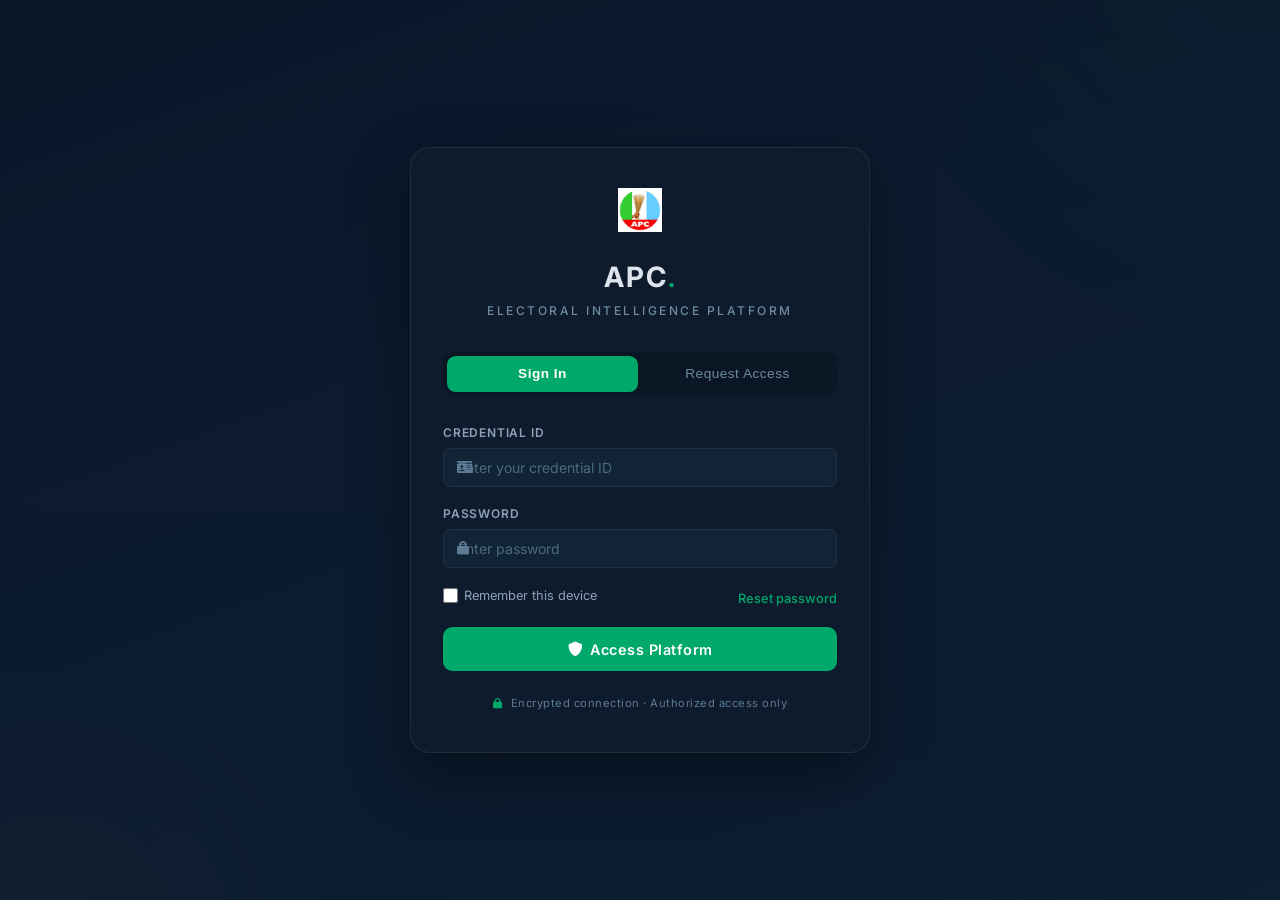
<file: primaries.html>
<!DOCTYPE html>
<html lang="en">
<head>
    <meta charset="UTF-8">
    <meta name="viewport" content="width=device-width, initial-scale=1.0">
    <title>SENTINEL · Primary Elections</title>
    <link href="https://fonts.googleapis.com/css2?family=Inter:wght@400;500;600;700&display=swap" rel="stylesheet">
    <link rel="stylesheet" href="https://cdnjs.cloudflare.com/ajax/libs/font-awesome/6.0.0-beta3/css/all.min.css">
    <link rel="stylesheet" href="css/sentinel-responsive.css">
    <script src="js/mobile-nav.js"></script>
    <style>
        :root {
            --navy-deep: #0a1628;
            --navy-panel: #0f2035;
            --text-primary: #dde4ed;
            --text-secondary: #8da0b8;
            --green: #00a86b;
            --gold: #c4a030;
            --border: rgba(255, 255, 255, 0.07);
            --blue: #4a8fc9;
            --purple: #8b5cf6;
        }

        * {
            margin: 0;
            padding: 0;
            box-sizing: border-box;
        }

        body {
            font-family: 'Inter', -apple-system, BlinkMacSystemFont, sans-serif;
            background: var(--navy-deep);
            color: var(--text-primary);
            min-height: 100vh;
            letter-spacing: -0.01em;
        }

        .top-nav {
            display: flex;
            align-items: center;
            justify-content: space-between;
            height: 60px;
            padding: 0 1.75rem;
            background: rgba(10, 22, 40, 0.94);
            border-bottom: 1px solid var(--border);
            backdrop-filter: blur(10px);
            position: sticky;
            top: 0;
            z-index: 100;
        }

        .nav-brand {
            display: flex;
            align-items: center;
            gap: 1rem;
        }

        .nav-brand img {
            height: 30px;
        }

        .nav-brand .logo-text {
            font-weight: 700;
            font-size: 1.2rem;
            letter-spacing: 1.5px;
        }

        .nav-brand .logo-text span {
            color: var(--green);
        }

        .main-layout {
            display: flex;
            min-height: calc(100vh - 60px);
        }

        .sidebar {
            width: 250px;
            background: rgba(13, 25, 42, 0.6);
            border-right: 1px solid var(--border);
            padding: 1.25rem 0.75rem;
            flex-shrink: 0;
        }

        .sidebar-label {
            font-size: 0.6rem;
            text-transform: uppercase;
            letter-spacing: 2.5px;
            color: #5a7795;
            padding: 0.6rem 0.9rem 0.4rem;
            font-weight: 600;
        }

        .nav-item {
            display: flex;
            align-items: center;
            gap: 0.7rem;
            padding: 0.65rem 0.9rem;
            border-radius: 0.5rem;
            color: var(--text-secondary);
            cursor: pointer;
            transition: all 0.12s ease;
            font-weight: 500;
            border: none;
            background: transparent;
            width: 100%;
            text-align: left;
            font-size: 0.84rem;
            margin-bottom: 0.1rem;
        }

        .nav-item:hover {
            background: rgba(255, 255, 255, 0.03);
            color: #c0d0e0;
        }

        .nav-item.active {
            background: rgba(0, 168, 107, 0.1);
            color: var(--green);
            font-weight: 600;
        }

        .nav-item i {
            width: 16px;
            text-align: center;
            font-size: 0.8rem;
        }

        .content-area {
            flex: 1;
            padding: 1.5rem;
            overflow-y: auto;
        }

        .banner {
            background: linear-gradient(135deg, rgba(0, 120, 60, 0.2), rgba(0, 60, 30, 0.1));
            border: 1px solid rgba(0, 168, 107, 0.2);
            border-radius: 0.85rem;
            padding: 2rem;
            margin-bottom: 1.5rem;
            text-align: center;
        }

        .banner h1 {
            font-size: 1.5rem;
            font-weight: 700;
            margin-bottom: 0.35rem;
        }

        .countdown-row {
            display: flex;
            justify-content: center;
            gap: 1.5rem;
            margin: 1.5rem 0;
        }

        .countdown-block {
            background: rgba(0, 0, 0, 0.3);
            padding: 1rem 1.25rem;
            border-radius: 0.75rem;
            text-align: center;
            min-width: 80px;
        }

        .countdown-number {
            font-size: 2rem;
            font-weight: 700;
            color: var(--gold);
            line-height: 1;
        }

        .countdown-label {
            font-size: 0.7rem;
            color: var(--text-secondary);
            text-transform: uppercase;
            margin-top: 0.25rem;
        }

        .elections-grid {
            display: grid;
            grid-template-columns: repeat(auto-fit, minmax(340px, 1fr));
            gap: 1rem;
            margin-bottom: 1.5rem;
        }

        .election-card {
            background: var(--navy-panel);
            border: 1px solid var(--border);
            border-radius: 0.85rem;
            padding: 1.25rem;
            transition: border-color 0.15s ease;
        }

        .election-card:hover {
            border-color: rgba(255, 255, 255, 0.15);
        }

        .office-badge {
            display: inline-block;
            padding: 0.25rem 0.75rem;
            border-radius: 2rem;
            font-weight: 600;
            font-size: 0.7rem;
            margin-bottom: 0.75rem;
            letter-spacing: 0.5px;
        }

        .badge-governor { background: rgba(0, 168, 107, 0.15); color: var(--green); }
        .badge-senate { background: rgba(196, 160, 48, 0.15); color: var(--gold); }
        .badge-reps { background: rgba(74, 143, 201, 0.15); color: var(--blue); }
        .badge-assembly { background: rgba(139, 92, 246, 0.15); color: var(--purple); }

        .progress-bar {
            width: 100%;
            height: 6px;
            background: rgba(255, 255, 255, 0.08);
            border-radius: 3px;
            margin: 0.75rem 0;
            overflow: hidden;
        }

        .progress-fill {
            height: 100%;
            background: var(--green);
            border-radius: 3px;
            transition: width 0.5s ease;
        }

        .btn {
            padding: 0.55rem 1rem;
            border-radius: 0.5rem;
            font-weight: 600;
            cursor: pointer;
            border: none;
            font-size: 0.82rem;
            transition: background 0.12s ease;
            display: inline-flex;
            align-items: center;
            gap: 0.4rem;
        }

        .btn-primary {
            background: var(--green);
            color: #fff;
        }

        .btn-primary:hover {
            background: #00955e;
        }

        .btn-outline {
            background: transparent;
            border: 1px solid rgba(255, 255, 255, 0.15);
            color: var(--text-secondary);
        }

        .btn-outline:hover {
            border-color: var(--green);
            color: var(--green);
        }

        .btn-gold {
            background: var(--gold);
            color: #0a1628;
            font-weight: 700;
        }

        .btn-gold:hover {
            background: #b8902a;
        }

        @media (max-width: 768px) {
            .sidebar {
                width: 55px;
            }
            .nav-item span,
            .sidebar-label {
                display: none;
            }
            .countdown-row {
                gap: 0.75rem;
            }
            .countdown-block {
                min-width: 60px;
                padding: 0.75rem;
            }
            .countdown-number {
                font-size: 1.5rem;
            }
        }
    </style>
</head>
<body>
   <nav class="top-nav">
    <!-- Left: Brand -->
    <div class="nav-brand">
        <img src="assets/apc2.png" alt="APC" class="nav-logo-img" onerror="this.style.display='none'">
        <span class="nav-logo-text">APC<span>.</span></span>
    </div>
    
    <!-- Center: Hamburger (mobile only) -->
    <button class="hamburger-btn" id="hamburgerBtn" aria-label="Toggle menu">
        <i class="fas fa-bars"></i>
    </button>
    
    <!-- Right: Status items -->
    <div class="nav-status">
        <span class="nav-pill nav-pill-live">
            <span class="pulse-dot"></span> Live
        </span>
        <span class="nav-pill nav-pill-role" id="roleBadge">
            <i class="fas fa-shield-alt"></i> Admin
        </span>
        <span class="nav-time" id="liveClock">--:--:--</span>
    </div>
</nav>

    <div class="main-layout">
        <aside class="sidebar">
            <div class="sidebar-label">Platform</div>
            <button class="nav-item" onclick="window.location.href='dashboard.html'">
                <i class="fas fa-compass"></i> <span>Command Center</span>
            </button>
            <button class="nav-item" onclick="window.location.href='candidates.html'">
                <i class="fas fa-database"></i> <span>Winner Registry</span>
            </button>
            <button class="nav-item" onclick="window.location.href='analytics.html'">
                <i class="fas fa-chart-bar"></i> <span>Analytics</span>
            </button>
            <div class="sidebar-label">Elections</div>
            <button class="nav-item active">
                <i class="fas fa-vote-yea"></i> <span>Primary Elections</span>
            </button>
            <button class="nav-item" onclick="window.location.href='accreditation.html'">
                <i class="fas fa-id-card"></i> <span>Accreditation</span>
            </button>
            <button class="nav-item" onclick="window.location.href='delegate-vote.html'">
                <i class="fas fa-check-circle"></i> <span>Voting Portal</span>
            </button>
            <button class="nav-item" onclick="window.location.href='collation.html'">
                <i class="fas fa-calculator"></i> <span>Collation</span>
            </button>
            <button class="nav-item" onclick="window.location.href='admin.html'">
                <i class="fas fa-shield-alt"></i> <span>Administration</span>
            </button>
            <button class="nav-item" onclick="handleLogout()">
                <i class="fas fa-sign-out-alt"></i> <span>Sign Out</span>
            </button>
        </aside>

        <main class="content-area">
            <div class="banner">
                <h1>2026 APC Primary Elections</h1>
                <p style="color:var(--text-secondary);font-size:0.9rem;">Nationwide delegate voting in progress</p>
                
                <div class="countdown-row">
                    <div class="countdown-block">
                        <div class="countdown-number" id="countdown-days">03</div>
                        <div class="countdown-label">Days</div>
                    </div>
                    <div class="countdown-block">
                        <div class="countdown-number" id="countdown-hours">14</div>
                        <div class="countdown-label">Hours</div>
                    </div>
                    <div class="countdown-block">
                        <div class="countdown-number" id="countdown-minutes">28</div>
                        <div class="countdown-label">Minutes</div>
                    </div>
                    <div class="countdown-block">
                        <div class="countdown-number" id="countdown-seconds">45</div>
                        <div class="countdown-label">Seconds</div>
                    </div>
                </div>
                <p style="color:var(--gold);font-size:0.8rem;">Until voting concludes</p>
            </div>

            <h2 style="font-size:1rem;color:var(--text-secondary);text-transform:uppercase;letter-spacing:1.5px;margin-bottom:1rem;font-weight:600;">Active Primaries by Office</h2>

            <div class="elections-grid" id="electionsGrid"></div>

            <div style="text-align:center;margin-top:1.5rem;display:flex;gap:0.75rem;justify-content:center;flex-wrap:wrap;">
                <button class="btn btn-gold" onclick="window.location.href='accreditation.html'">
                    <i class="fas fa-id-card"></i> Proceed to Accreditation
                </button>
                <button class="btn btn-primary" onclick="window.location.href='delegate-vote.html'">
                    <i class="fas fa-vote-yea"></i> Go to Voting Portal
                </button>
            </div>
        </main>
    </div>

    <script>
        function handleLogout() {
            sessionStorage.clear();
            window.location.href = 'auth.html';
        }

        // Update clock in top nav
function updateClock() {
    const clockEl = document.getElementById('liveClock');
    if (clockEl) {
        const now = new Date();
        const options = {
            timeZone: 'Africa/Lagos',
            hour: '2-digit',
            minute: '2-digit',
            second: '2-digit',
            hour12: false
        };
        clockEl.textContent = now.toLocaleTimeString('en-NG', options) + ' WAT';
    }

    // Also update role badge
    const roleEl = document.getElementById('roleText');
    if (roleEl && roleEl.textContent === 'Loading...') {
        const user = JSON.parse(sessionStorage.getItem('sentinel_user') || '{}');
        if (user.role) {
            roleEl.textContent = user.role.replace(/_/g, ' ').toUpperCase();
        }
    }
}

// Run immediately and then every second
updateClock();
setInterval(updateClock, 1000);
        const activePrimaries = [
            { office: 'Governor', states: ['Lagos', 'Kano', 'Kaduna', 'Borno', 'Rivers', 'Enugu', 'Oyo'], progress: 78, badge: 'badge-governor' },
            { office: 'Senate', states: ['All 36 States + FCT'], progress: 65, badge: 'badge-senate' },
            { office: 'House of Representatives', states: ['All 360 Federal Constituencies'], progress: 52, badge: 'badge-reps' },
            { office: 'State Assembly', states: ['All 36 States'], progress: 45, badge: 'badge-assembly' }
        ];

        function renderElections() {
            const grid = document.getElementById('electionsGrid');
            grid.innerHTML = activePrimaries.map(e => `
                <div class="election-card">
                    <span class="office-badge ${e.badge}">${e.office}</span>
                    <h3 style="font-size:1rem;margin-bottom:0.3rem;">${e.office} Primaries</h3>
                    <p style="color:var(--text-secondary);font-size:0.8rem;margin-bottom:0.75rem;">${e.states.join(' · ')}</p>
                    <div style="display:flex;justify-content:space-between;font-size:0.75rem;margin-bottom:0.3rem;">
                        <span style="color:var(--text-secondary);">Completion</span>
                        <span style="color:var(--green);font-weight:600;">${e.progress}%</span>
                    </div>
                    <div class="progress-bar">
                        <div class="progress-fill" style="width:${e.progress}%;"></div>
                    </div>
                    <div style="display:flex;gap:0.5rem;margin-top:1rem;">
                        <button class="btn btn-primary" style="flex:1;" onclick="window.location.href='delegate-vote.html'">
                            <i class="fas fa-vote-yea"></i> Vote
                        </button>
                        <button class="btn btn-outline" style="flex:1;" onclick="window.location.href='collation.html'">
                            <i class="fas fa-chart-bar"></i> Results
                        </button>
                    </div>
                </div>
            `).join('');
        }

        function updateCountdown() {
            const endDate = new Date('2026-05-10T18:00:00');
            const now = new Date();
            const diff = endDate - now;

            if (diff > 0) {
                const days = Math.floor(diff / (1000 * 60 * 60 * 24));
                const hours = Math.floor((diff % (1000 * 60 * 60 * 24)) / (1000 * 60 * 60));
                const minutes = Math.floor((diff % (1000 * 60 * 60)) / (1000 * 60));
                const seconds = Math.floor((diff % (1000 * 60)) / 1000);

                document.getElementById('countdown-days').textContent = String(days).padStart(2, '0');
                document.getElementById('countdown-hours').textContent = String(hours).padStart(2, '0');
                document.getElementById('countdown-minutes').textContent = String(minutes).padStart(2, '0');
                document.getElementById('countdown-seconds').textContent = String(seconds).padStart(2, '0');
            }
        }

        document.addEventListener('DOMContentLoaded', () => {
            if (!sessionStorage.getItem('sentinel_auth')) {
                window.location.href = 'auth.html';
                return;
            }

            renderElections();
            updateCountdown();
            setInterval(updateCountdown, 1000);

            setInterval(() => {
                document.getElementById('liveClock').textContent = 
                    new Date().toLocaleTimeString('en-NG', { timeZone: 'Africa/Lagos', hour: '2-digit', minute: '2-digit', second: '2-digit', hour12: false }) + ' WAT';
            }, 1000);
        });
    </script>

    <script>
// Quick test for hamburger button
document.addEventListener('DOMContentLoaded', function() {
    // Find or create a test button
    var btn = document.querySelector('.hamburger-btn');
    if (!btn) {
        btn = document.createElement('button');
        btn.className = 'hamburger-btn';
        btn.innerHTML = '<i class="fas fa-bars"></i>';
        btn.style.cssText = 'display:flex;position:fixed;top:70px;right:20px;z-index:9999;background:#00a86b;color:#fff;width:44px;height:44px;border-radius:8px;border:none;cursor:pointer;align-items:center;justify-content:center;font-size:20px;';
        document.body.appendChild(btn);
    }
    
    var sidebar = document.querySelector('.sidebar');
    
    btn.onclick = function() {
        if (sidebar) {
            sidebar.classList.toggle('mobile-open');
            if (sidebar.classList.contains('mobile-open')) {
                sidebar.style.transform = 'translateX(0)';
                btn.innerHTML = '<i class="fas fa-times"></i>';
            } else {
                sidebar.style.transform = 'translateX(-100%)';
                btn.innerHTML = '<i class="fas fa-bars"></i>';
            }
        }
    };
});
</script>
</body>
</html>
</file>
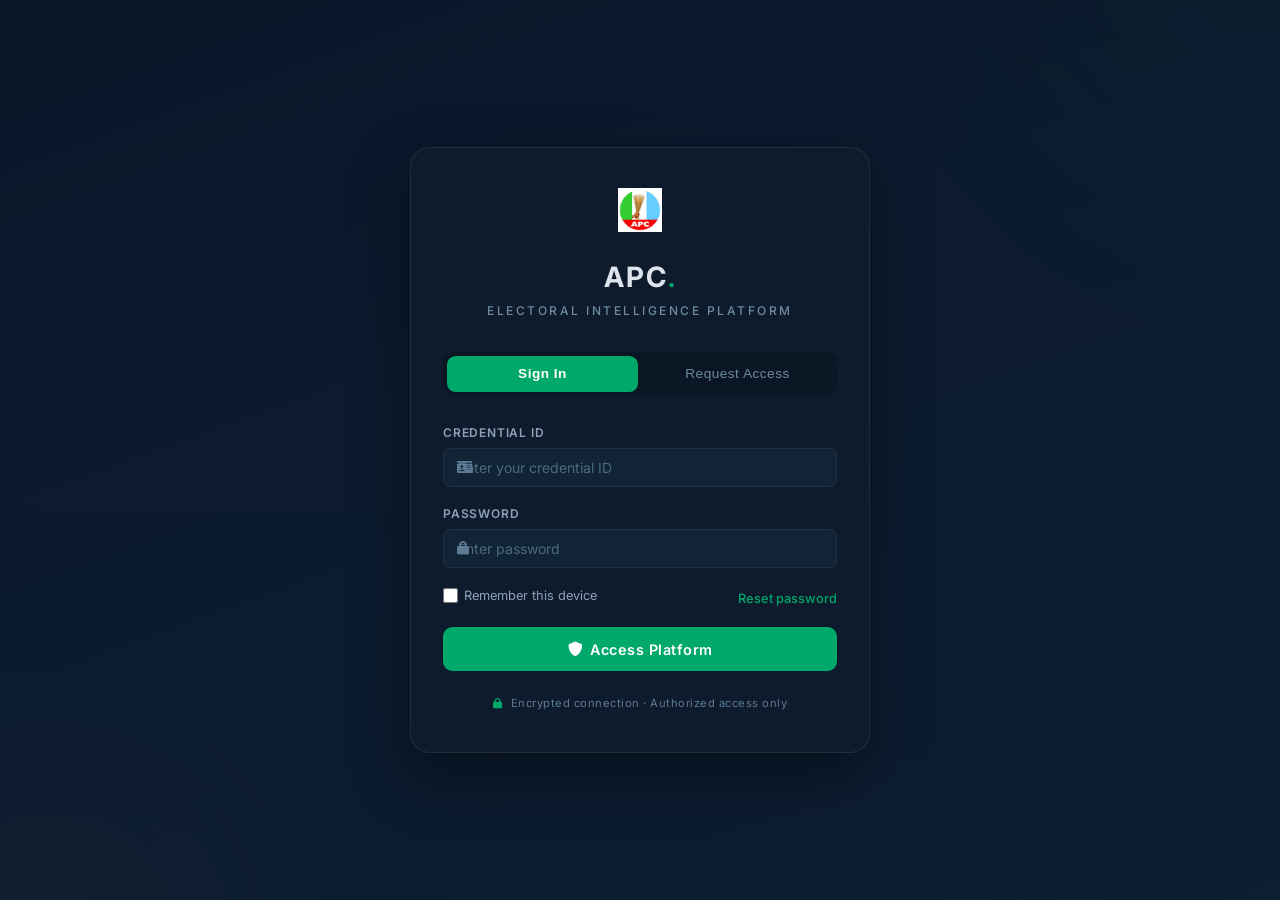
<file: profile.html>
<!DOCTYPE html>
<html lang="en">
<head>
    <meta charset="UTF-8">
    <meta name="viewport" content="width=device-width, initial-scale=1.0">
    <title>SENTINEL | Candidate Profile</title>
    <link href="https://fonts.googleapis.com/css2?family=Inter:wght@400;500;600;700&display=swap" rel="stylesheet">
    <link rel="stylesheet" href="https://cdnjs.cloudflare.com/ajax/libs/font-awesome/6.0.0-beta3/css/all.min.css">
    <link rel="stylesheet" href="css/sentinel-responsive.css">
    <script src="js/mobile-nav.js"></script>
    <style>
        :root {
            --deep-green: #005a3c;
            --gold: #c4a030;
            --navy: #0a1628;
            --dark-panel: #0d1f33;
            --text-primary: #dde4ed;
            --text-secondary: #8da0b8;
            --accent-green: #00a86b;
            --border-subtle: rgba(255, 255, 255, 0.06);
            --glass-bg: rgba(13, 25, 45, 0.85);
        }

        * {
            margin: 0;
            padding: 0;
            box-sizing: border-box;
        }

        body {
            font-family: 'Inter', -apple-system, BlinkMacSystemFont, sans-serif;
            background: linear-gradient(175deg, #070e1a 0%, #0a1628 40%, #0d1a2d 100%);
            color: var(--text-primary);
            min-height: 100vh;
            letter-spacing: -0.01em;
        }

        .top-nav {
            display: flex;
            align-items: center;
            justify-content: space-between;
            padding: 0 2rem;
            height: 64px;
            background: rgba(10, 20, 35, 0.92);
            border-bottom: 1px solid rgba(255, 255, 255, 0.08);
            backdrop-filter: blur(12px);
            -webkit-backdrop-filter: blur(12px);
        }

        .nav-brand {
            display: flex;
            align-items: center;
            gap: 1rem;
        }

        .apc-emblem {
            display: flex;
            align-items: center;
            gap: 0.5rem;
            background: rgba(0, 80, 50, 0.3);
            padding: 0.35rem 0.9rem;
            border-radius: 2rem;
            border: 1px solid rgba(196, 160, 48, 0.35);
        }

        .apc-emblem img {
            height: 28px;
            width: auto;
            object-fit: contain;
        }

        .sentinel-logo {
            font-weight: 700;
            font-size: 1.25rem;
            letter-spacing: 1.5px;
            color: #c8d6e5;
        }

        .sentinel-logo span {
            color: var(--accent-green);
            font-weight: 600;
        }

        .main-layout {
            display: flex;
            min-height: calc(100vh - 64px);
        }

        .sidebar {
            width: 260px;
            background: rgba(8, 18, 30, 0.7);
            border-right: 1px solid var(--border-subtle);
            padding: 1.5rem 0.75rem;
            flex-shrink: 0;
        }

        .nav-section-title {
            font-size: 0.65rem;
            text-transform: uppercase;
            letter-spacing: 2px;
            color: #5e7a95;
            padding: 0.75rem 1rem 0.5rem;
            font-weight: 600;
        }

        .nav-item {
            display: flex;
            align-items: center;
            gap: 0.75rem;
            padding: 0.7rem 1rem;
            border-radius: 0.6rem;
            color: var(--text-secondary);
            cursor: pointer;
            transition: all 0.15s ease;
            font-weight: 500;
            border: none;
            background: transparent;
            width: 100%;
            text-align: left;
            font-size: 0.875rem;
            margin-bottom: 0.15rem;
        }

        .nav-item:hover {
            background: rgba(255, 255, 255, 0.04);
            color: #c0d0e0;
        }

        .nav-item.active {
            background: rgba(0, 168, 107, 0.12);
            color: var(--accent-green);
            font-weight: 600;
        }

        .nav-item i {
            width: 18px;
            text-align: center;
            font-size: 0.85rem;
        }

        .content-area {
            flex: 1;
            padding: 2rem;
            overflow-y: auto;
        }

        .breadcrumb {
            font-size: 0.8rem;
            color: var(--text-secondary);
            margin-bottom: 1.5rem;
        }

        .breadcrumb span {
            color: var(--accent-green);
        }

        .profile-header {
            background: var(--glass-bg);
            border-radius: 1rem;
            padding: 2rem;
            border: 1px solid var(--border-subtle);
            margin-bottom: 1.5rem;
            display: flex;
            gap: 2rem;
            align-items: center;
        }

        .profile-avatar {
            width: 110px;
            height: 110px;
            border-radius: 50%;
            background: linear-gradient(135deg, #1a3350, #15273f);
            border: 2px solid rgba(196, 160, 48, 0.5);
            display: flex;
            align-items: center;
            justify-content: center;
            font-size: 2.5rem;
            color: #5e7a95;
            flex-shrink: 0;
        }

        .profile-meta h1 {
            font-size: 1.75rem;
            font-weight: 700;
            margin-bottom: 0.35rem;
            color: #eef2f7;
        }

        .profile-meta .office-line {
            color: var(--gold);
            font-size: 1rem;
            font-weight: 500;
            margin-bottom: 0.5rem;
        }

        .verification-badge {
            display: inline-flex;
            align-items: center;
            gap: 0.4rem;
            background: rgba(0, 168, 107, 0.15);
            color: #00c97a;
            padding: 0.3rem 0.9rem;
            border-radius: 2rem;
            font-weight: 600;
            font-size: 0.8rem;
            border: 1px solid rgba(0, 168, 107, 0.3);
        }

        .info-grid {
            display: grid;
            grid-template-columns: repeat(auto-fit, minmax(320px, 1fr));
            gap: 1.25rem;
        }

        .info-card {
            background: var(--glass-bg);
            border-radius: 1rem;
            padding: 1.5rem;
            border: 1px solid var(--border-subtle);
        }

        .info-card h3 {
            font-size: 0.75rem;
            text-transform: uppercase;
            letter-spacing: 1.5px;
            color: #8da0b8;
            margin-bottom: 1.25rem;
            font-weight: 600;
            padding-bottom: 0.75rem;
            border-bottom: 1px solid var(--border-subtle);
        }

        .info-row {
            display: flex;
            justify-content: space-between;
            padding: 0.6rem 0;
            border-bottom: 1px solid rgba(255, 255, 255, 0.04);
            font-size: 0.9rem;
        }

        .info-row:last-child {
            border-bottom: none;
        }

        .info-label {
            color: var(--text-secondary);
            font-size: 0.82rem;
        }

        .info-value {
            font-weight: 500;
            color: #d0d9e4;
        }

        .status-winner {
            display: inline-flex;
            align-items: center;
            gap: 0.35rem;
            background: rgba(0, 168, 107, 0.15);
            color: #00c97a;
            padding: 0.3rem 0.9rem;
            border-radius: 2rem;
            font-weight: 600;
            font-size: 0.8rem;
        }

        .btn-outline {
            background: transparent;
            border: 1px solid rgba(0, 168, 107, 0.4);
            color: var(--accent-green);
            padding: 0.5rem 1rem;
            border-radius: 0.5rem;
            font-weight: 500;
            cursor: pointer;
            font-size: 0.85rem;
            transition: all 0.15s ease;
            display: inline-flex;
            align-items: center;
            gap: 0.4rem;
        }

        .btn-outline:hover {
            background: rgba(0, 168, 107, 0.1);
            border-color: var(--accent-green);
        }

        .btn-solid {
            background: var(--accent-green);
            border: none;
            color: #fff;
            padding: 0.55rem 1.2rem;
            border-radius: 0.5rem;
            font-weight: 600;
            cursor: pointer;
            font-size: 0.85rem;
            transition: background 0.15s ease;
            display: inline-flex;
            align-items: center;
            gap: 0.4rem;
        }

        .btn-solid:hover {
            background: #00995e;
        }

        .clock-display {
            font-size: 0.85rem;
            color: var(--text-secondary);
            font-variant-numeric: tabular-nums;
            letter-spacing: 0.5px;
        }

        @media (max-width: 768px) {
            .sidebar {
                width: 60px;
            }
            .nav-item span,
            .nav-section-title {
                display: none;
            }
            .profile-header {
                flex-direction: column;
                text-align: center;
            }
            .info-grid {
                grid-template-columns: 1fr;
            }
        }
    </style>
</head>
<body>
    <nav class="top-nav">
    <!-- Left: Brand -->
    <div class="nav-brand">
        <img src="assets/apc2.png" alt="APC" class="nav-logo-img" onerror="this.style.display='none'">
        <span class="nav-logo-text">APC<span>.</span></span>
    </div>
    
    <!-- Center: Hamburger (mobile only) -->
    <button class="hamburger-btn" id="hamburgerBtn" aria-label="Toggle menu">
        <i class="fas fa-bars"></i>
    </button>
    
    <!-- Right: Status items -->
    <div class="nav-status">
        <span class="nav-pill nav-pill-live">
            <span class="pulse-dot"></span> Live
        </span>
        <span class="nav-pill nav-pill-role" id="roleBadge">
            <i class="fas fa-shield-alt"></i> Admin
        </span>
        <span class="nav-time" id="liveClock">--:--:--</span>
    </div>
</nav>

    <div class="main-layout">
        <aside class="sidebar">
            <div class="nav-section-title">Platform</div>
            <button class="nav-item" onclick="window.location.href='dashboard.html'">
                <i class="fas fa-compass"></i> <span>Command Center</span>
            </button>
            <button class="nav-item" onclick="window.location.href='candidates.html'">
                <i class="fas fa-database"></i> <span>Winner Registry</span>
            </button>
            <button class="nav-item" onclick="window.location.href='analytics.html'">
                <i class="fas fa-chart-bar"></i> <span>Analytics</span>
            </button>
            <div class="nav-section-title">Records</div>
            <button class="nav-item active">
                <i class="fas fa-user"></i> <span>Candidate Profiles</span>
            </button>
            <button class="nav-item" onclick="window.location.href='admin.html'">
                <i class="fas fa-shield-alt"></i> <span>Administration</span>
            </button>
            <div class="nav-section-title" style="margin-top:auto;"></div>
            <button class="nav-item" onclick="handleLogout()">
                <i class="fas fa-sign-out-alt"></i> <span>Sign Out</span>
            </button>
        </aside>

        <main class="content-area" id="profileContent">
            <!-- Dynamically populated -->
        </main>
    </div>

    <script>
        const candidateProfiles = {
            'Hon. Musa Ibrahim': {
                name: 'Hon. Musa Ibrahim',
                office: 'Senate',
                state: 'Kano',
                lga: 'Nassarawa',
                constituency: 'Kano Central',
                gender: 'Male',
                occupation: 'Legal Practitioner',
                votes: 1248,
                totalDelegates: 2388,
                date: '7 May 2026',
                venue: 'APC State Secretariat, Kano',
                returningOfficer: 'Barr. Ahmad Tijjani',
                status: 'Winner Declared',
                verification: 'Fully Verified'
            }
        };

        function handleLogout() {
            sessionStorage.clear();
            window.location.href = 'auth.html';
        }

        function loadProfile() {
            const urlParams = new URLSearchParams(window.location.search);
            const candidateName = urlParams.get('candidate') || 'Hon. Musa Ibrahim';
            const profile = candidateProfiles[candidateName] || {
                name: candidateName,
                office: 'Senate',
                state: 'Kano',
                lga: 'Nassarawa',
                constituency: 'Kano Central',
                gender: 'Male',
                occupation: 'Legal Practitioner',
                votes: 1248,
                totalDelegates: 2388,
                date: '7 May 2026',
                venue: 'APC State Secretariat, Kano',
                returningOfficer: 'Barr. Ahmad Tijjani',
                status: 'Winner Declared',
                verification: 'Fully Verified'
            };

            const votePercent = ((profile.votes / (profile.totalDelegates || 2388)) * 100).toFixed(1);

            document.getElementById('profileContent').innerHTML = `
                <div class="breadcrumb">
                    Winner Registry / <span>Candidate Profile</span>
                </div>

                <div class="profile-header">
                    <div class="profile-avatar">
                        <i class="fas fa-user-tie"></i>
                    </div>
                    <div class="profile-meta">
                        <h1>${profile.name}</h1>
                        <div class="office-line">${profile.office} · ${profile.state} State</div>
                        <span class="verification-badge">
                            <i class="fas fa-check-circle"></i> ${profile.verification}
                        </span>
                    </div>
                </div>

                <div class="info-grid">
                    <div class="info-card">
                        <h3>Biographic Data</h3>
                        <div class="info-row">
                            <span class="info-label">Full Name</span>
                            <span class="info-value">${profile.name}</span>
                        </div>
                        <div class="info-row">
                            <span class="info-label">Gender</span>
                            <span class="info-value">${profile.gender}</span>
                        </div>
                        <div class="info-row">
                            <span class="info-label">State of Origin</span>
                            <span class="info-value">${profile.state}</span>
                        </div>
                        <div class="info-row">
                            <span class="info-label">Local Government Area</span>
                            <span class="info-value">${profile.lga}</span>
                        </div>
                        <div class="info-row">
                            <span class="info-label">Constituency</span>
                            <span class="info-value">${profile.constituency}</span>
                        </div>
                        <div class="info-row">
                            <span class="info-label">Office Contested</span>
                            <span class="info-value">${profile.office}</span>
                        </div>
                        <div class="info-row">
                            <span class="info-label">Occupation</span>
                            <span class="info-value">${profile.occupation}</span>
                        </div>
                    </div>

                    <div class="info-card">
                        <h3>Election Results</h3>
                        <div class="info-row">
                            <span class="info-label">Delegate Votes Received</span>
                            <span class="info-value"><strong>${profile.votes.toLocaleString()}</strong></span>
                        </div>
                        <div class="info-row">
                            <span class="info-label">Total Accredited Delegates</span>
                            <span class="info-value">${(profile.totalDelegates || 2388).toLocaleString()}</span>
                        </div>
                        <div class="info-row">
                            <span class="info-label">Percentage of Votes</span>
                            <span class="info-value"><strong>${votePercent}%</strong></span>
                        </div>
                        <div class="info-row">
                            <span class="info-label">Declaration Date</span>
                            <span class="info-value">${profile.date}</span>
                        </div>
                        <div class="info-row">
                            <span class="info-label">Venue</span>
                            <span class="info-value">${profile.venue}</span>
                        </div>
                        <div class="info-row">
                            <span class="info-label">Returning Officer</span>
                            <span class="info-value">${profile.returningOfficer}</span>
                        </div>
                        <div class="info-row">
                            <span class="info-label">Status</span>
                            <span class="status-winner"><i class="fas fa-trophy"></i> ${profile.status}</span>
                        </div>
                    </div>

                    <div class="info-card">
                        <h3>Supporting Documents</h3>
                        <div style="display:flex; gap:0.75rem; flex-wrap:wrap; margin-top:0.5rem;">
                            <button class="btn-outline">
                                <i class="fas fa-file-pdf"></i> Result Sheet (EC8B)
                            </button>
                            <button class="btn-outline">
                                <i class="fas fa-file-pdf"></i> Declaration Form
                            </button>
                            <button class="btn-outline">
                                <i class="fas fa-images"></i> Event Photographs
                            </button>
                        </div>
                    </div>

                    <div class="info-card">
                        <h3>Petitions & Disputes</h3>
                        <div class="info-row">
                            <span class="info-label">Pre-Election Petition</span>
                            <span class="info-value">None</span>
                        </div>
                        <div class="info-row">
                            <span class="info-label">Post-Election Appeal</span>
                            <span class="info-value">None</span>
                        </div>
                        <div class="info-row">
                            <span class="info-label">Appeal Committee Decision</span>
                            <span class="info-value">N/A</span>
                        </div>
                        <div class="info-row">
                            <span class="info-label">National Working Committee Review</span>
                            <span class="info-value">Not Required</span>
                        </div>
                    </div>
                </div>
            `;
        }

        document.addEventListener('DOMContentLoaded', () => {
            if (!sessionStorage.getItem('sentinel_auth')) {
                window.location.href = 'auth.html';
                return;
            }
            
            loadProfile();
            
            setInterval(() => {
                document.getElementById('liveClock').textContent = 
                    new Date().toLocaleTimeString('en-NG', { 
                        timeZone: 'Africa/Lagos', 
                        hour: '2-digit',
                        minute: '2-digit',
                        second: '2-digit',
                        hour12: false 
                    }) + ' WAT';
            }, 1000);
        });
    </script>

    <script>
// Quick test for hamburger button
document.addEventListener('DOMContentLoaded', function() {
    // Find or create a test button
    var btn = document.querySelector('.hamburger-btn');
    if (!btn) {
        btn = document.createElement('button');
        btn.className = 'hamburger-btn';
        btn.innerHTML = '<i class="fas fa-bars"></i>';
        btn.style.cssText = 'display:flex;position:fixed;top:70px;right:20px;z-index:9999;background:#00a86b;color:#fff;width:44px;height:44px;border-radius:8px;border:none;cursor:pointer;align-items:center;justify-content:center;font-size:20px;';
        document.body.appendChild(btn);
    }
    
    var sidebar = document.querySelector('.sidebar');
    
    btn.onclick = function() {
        if (sidebar) {
            sidebar.classList.toggle('mobile-open');
            if (sidebar.classList.contains('mobile-open')) {
                sidebar.style.transform = 'translateX(0)';
                btn.innerHTML = '<i class="fas fa-times"></i>';
            } else {
                sidebar.style.transform = 'translateX(-100%)';
                btn.innerHTML = '<i class="fas fa-bars"></i>';
            }
        }
    };
});
</script>
</body>
</html>
</file>
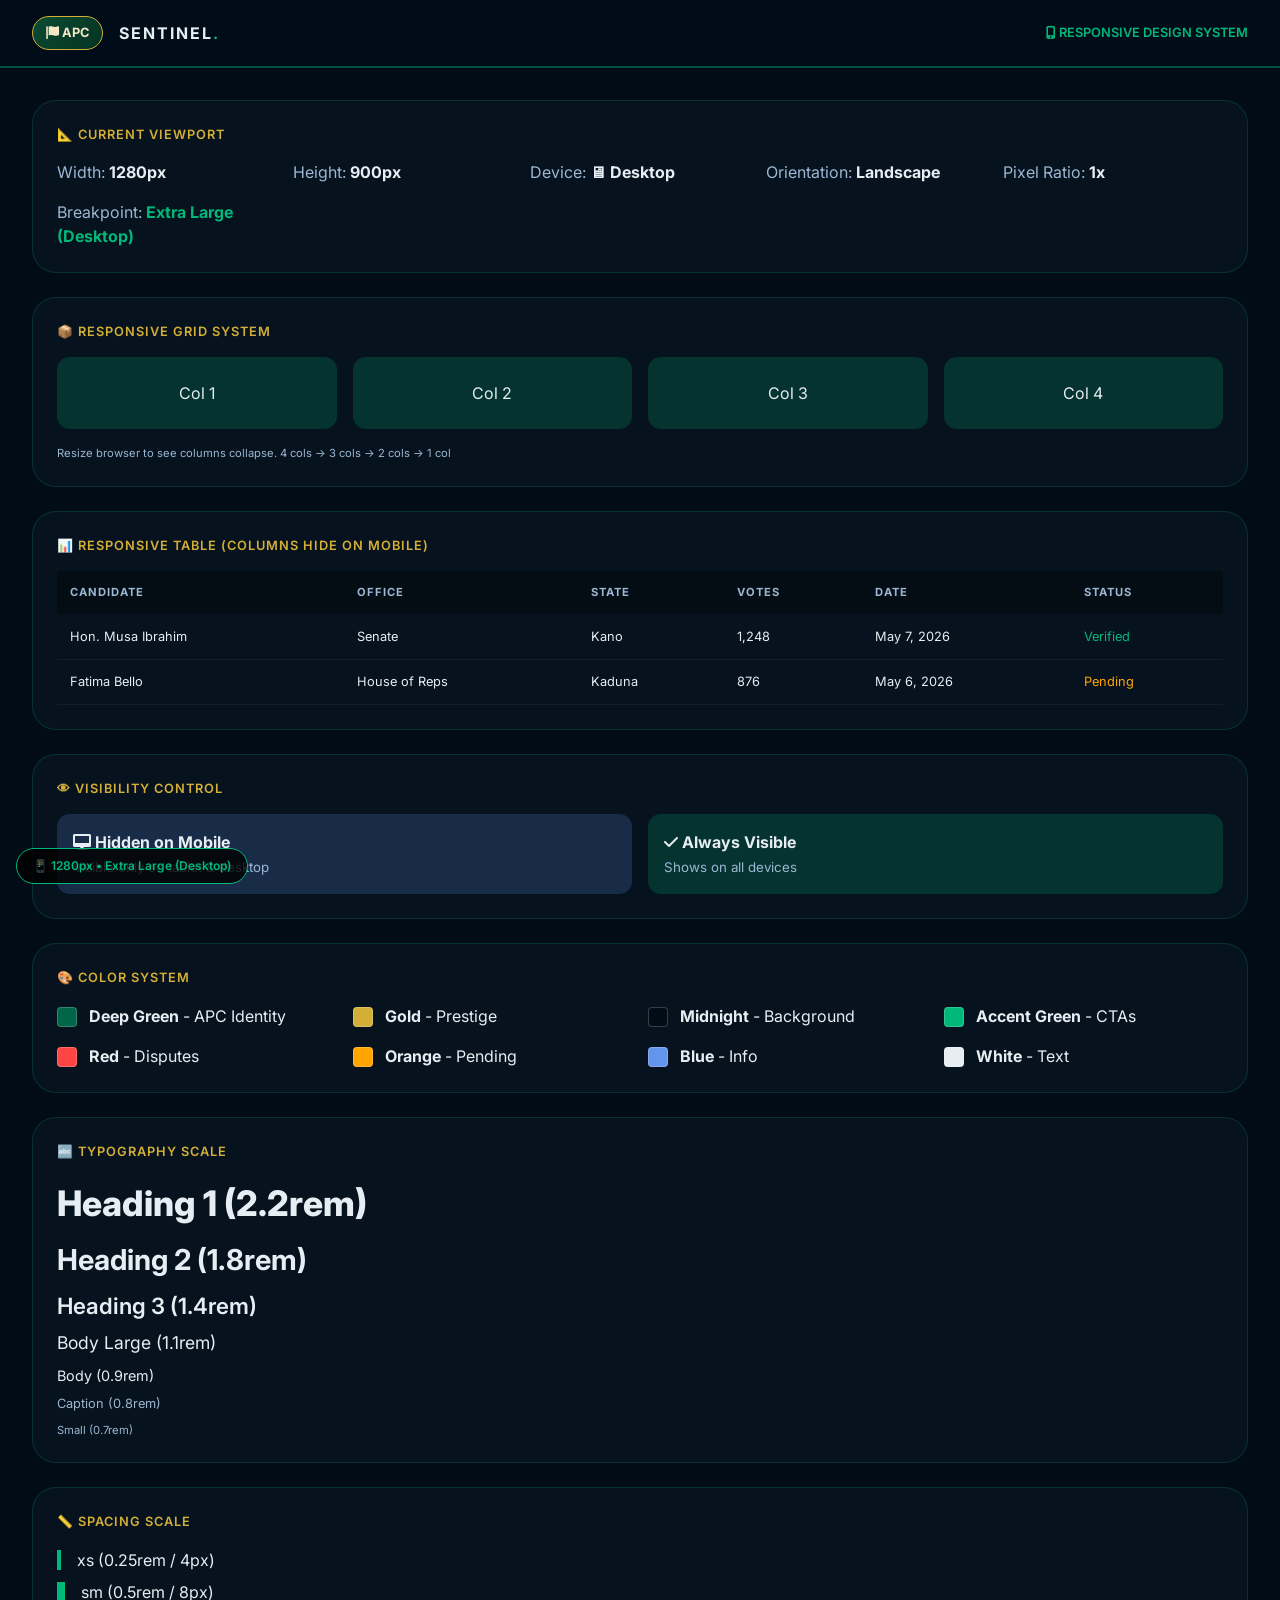
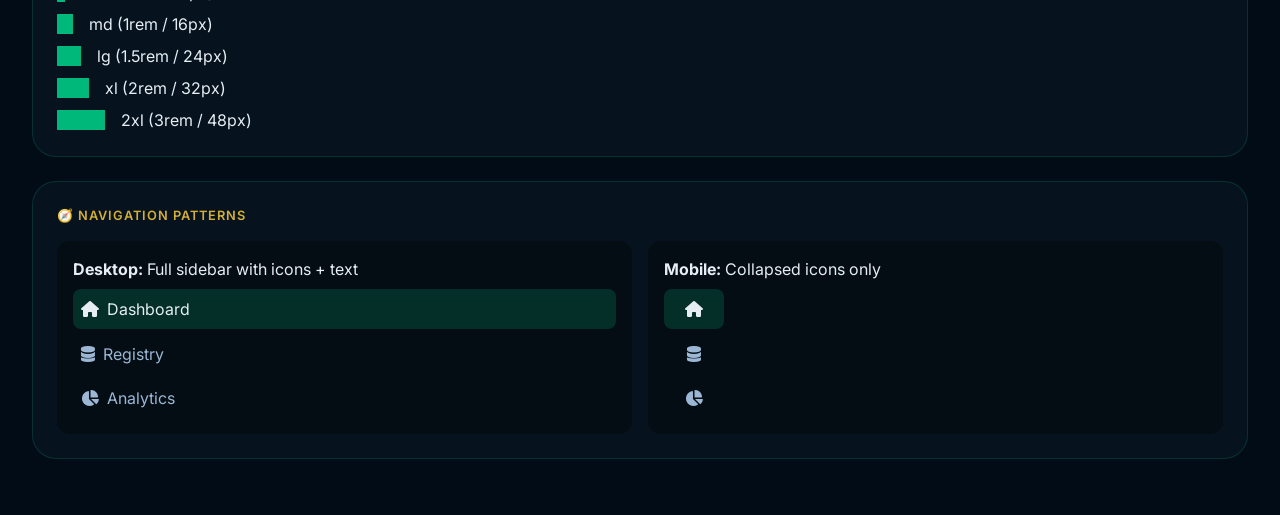
<file: responsive-system.html>
<!DOCTYPE html>
<html lang="en">
<head>
    <meta charset="UTF-8">
    <meta name="viewport" content="width=device-width, initial-scale=1.0, maximum-scale=5.0, user-scalable=yes">
    <title>SENTINEL | Responsive Design System</title>
    <link href="https://fonts.googleapis.com/css2?family=Inter:wght@400;500;600;700;800&display=swap" rel="stylesheet">
    <link rel="stylesheet" href="https://cdnjs.cloudflare.com/ajax/libs/font-awesome/6.0.0-beta3/css/all.min.css">
    <style>
        /* ============================================
           SENTINEL GLOBAL RESPONSIVE DESIGN SYSTEM
           ============================================ */

        /* --- CSS Custom Properties --- */
        :root {
            /* Colors */
            --deep-green: #006647;
            --gold: #d4af37;
            --midnight: #020c17;
            --intel-blue: #0f283f;
            --text-primary: #e6edf3;
            --text-secondary: #9bb7d4;
            --accent-green: #00b87a;
            --danger: #ff4444;
            --warning: #ffa500;
            --info: #6495ED;

            /* Spacing */
            --space-xs: 0.25rem;
            --space-sm: 0.5rem;
            --space-md: 1rem;
            --space-lg: 1.5rem;
            --space-xl: 2rem;
            --space-2xl: 3rem;

            /* Border Radius */
            --radius-sm: 0.5rem;
            --radius-md: 0.8rem;
            --radius-lg: 1rem;
            --radius-xl: 1.5rem;
            --radius-2xl: 2rem;

            /* Shadows */
            --shadow-sm: 0 2px 8px rgba(0,0,0,0.3);
            --shadow-md: 0 8px 24px rgba(0,0,0,0.4);
            --shadow-lg: 0 15px 40px rgba(0,0,0,0.6);
            --shadow-glow: 0 0 20px rgba(0,184,122,0.3);

            /* Transitions */
            --transition-fast: 0.15s ease;
            --transition-normal: 0.25s ease;
            --transition-slow: 0.4s ease;

            /* Font Sizes */
            --text-xs: 0.7rem;
            --text-sm: 0.8rem;
            --text-base: 0.9rem;
            --text-lg: 1.1rem;
            --text-xl: 1.4rem;
            --text-2xl: 1.8rem;
            --text-3xl: 2.2rem;

            /* Layout */
            --sidebar-width: 280px;
            --sidebar-collapsed: 70px;
            --topnav-height: 64px;
        }

        /* --- Global Reset --- */
        * {
            margin: 0;
            padding: 0;
            box-sizing: border-box;
        }

        html {
            font-size: 16px;
            scroll-behavior: smooth;
        }

        body {
            font-family: 'Inter', -apple-system, BlinkMacSystemFont, sans-serif;
            background: var(--midnight);
            color: var(--text-primary);
            line-height: 1.5;
            -webkit-font-smoothing: antialiased;
            -moz-osx-font-smoothing: grayscale;
            overflow-x: hidden;
        }

        /* --- Utility Classes --- */
        .hidden-mobile { }
        .hidden-tablet { }
        .hidden-desktop { display: none; }
        .show-mobile { display: none; }
        .show-tablet { display: none; }

        .text-center { text-align: center; }
        .text-left { text-align: left; }
        .text-right { text-align: right; }

        .flex { display: flex; }
        .flex-col { flex-direction: column; }
        .items-center { align-items: center; }
        .justify-center { justify-content: center; }
        .justify-between { justify-content: space-between; }
        .gap-sm { gap: var(--space-sm); }
        .gap-md { gap: var(--space-md); }
        .gap-lg { gap: var(--space-lg); }

        .w-full { width: 100%; }
        .h-full { height: 100%; }

        .truncate {
            overflow: hidden;
            text-overflow: ellipsis;
            white-space: nowrap;
        }

        /* --- Grid System --- */
        .grid { display: grid; }
        .grid-cols-1 { grid-template-columns: 1fr; }
        .grid-cols-2 { grid-template-columns: repeat(2, 1fr); }
        .grid-cols-3 { grid-template-columns: repeat(3, 1fr); }
        .grid-cols-4 { grid-template-columns: repeat(4, 1fr); }
        .grid-cols-auto { grid-template-columns: repeat(auto-fit, minmax(250px, 1fr)); }

        /* --- Page Layout --- */
        .page-container {
            min-height: 100vh;
            display: flex;
            flex-direction: column;
        }

        /* --- Demo Styles --- */
        .demo-header {
            background: rgba(2, 13, 26, 0.95);
            border-bottom: 2px solid rgba(0, 180, 120, 0.4);
            padding: 1rem 2rem;
            display: flex;
            align-items: center;
            justify-content: space-between;
            position: sticky;
            top: 0;
            z-index: 100;
        }

        .demo-content {
            padding: 2rem;
            flex: 1;
        }

        .preview-box {
            background: rgba(8, 20, 32, 0.8);
            border: 1px solid rgba(0, 180, 120, 0.2);
            border-radius: var(--radius-xl);
            padding: 1.5rem;
            margin-bottom: 1.5rem;
        }

        .preview-title {
            color: var(--gold);
            font-weight: 600;
            margin-bottom: 1rem;
            font-size: var(--text-sm);
            text-transform: uppercase;
            letter-spacing: 1px;
        }

        .device-frame {
            border: 3px solid #333;
            border-radius: 2rem;
            overflow: hidden;
            background: #000;
            margin: 1rem auto;
            position: relative;
        }

        .device-frame.mobile {
            width: 375px;
            height: 667px;
        }

        .device-frame.tablet {
            width: 768px;
            height: 900px;
        }

        .device-frame iframe {
            width: 100%;
            height: 100%;
            border: none;
        }

        .device-label {
            text-align: center;
            color: var(--text-secondary);
            font-size: var(--text-xs);
            margin-top: 0.5rem;
            text-transform: uppercase;
            letter-spacing: 2px;
        }

        .breakpoint-indicator {
            position: fixed;
            bottom: 1rem;
            left: 1rem;
            background: rgba(0,0,0,0.8);
            color: var(--accent-green);
            padding: 0.5rem 1rem;
            border-radius: 2rem;
            font-size: 0.75rem;
            font-weight: 600;
            z-index: 9999;
            border: 1px solid var(--accent-green);
        }

        .responsive-table {
            width: 100%;
            border-collapse: collapse;
            font-size: var(--text-sm);
        }

        .responsive-table th {
            text-align: left;
            padding: 0.8rem;
            background: rgba(0,0,0,0.3);
            color: var(--text-secondary);
            font-size: var(--text-xs);
            text-transform: uppercase;
            letter-spacing: 1px;
            white-space: nowrap;
        }

        .responsive-table td {
            padding: 0.8rem;
            border-bottom: 1px solid rgba(255,255,255,0.05);
            white-space: nowrap;
        }

        .responsive-table .col-priority-1 { }
        .responsive-table .col-priority-2 { }
        .responsive-table .col-priority-3 { }
        .responsive-table .col-priority-4 { }

        .color-swatch {
            display: inline-block;
            width: 20px;
            height: 20px;
            border-radius: 4px;
            margin-right: 0.5rem;
            vertical-align: middle;
            border: 1px solid rgba(255,255,255,0.2);
        }

        /* --- Media Queries --- */

        /* Extra Small Devices (phones, < 480px) */
        @media (max-width: 480px) {
            :root {
                --text-2xl: 1.5rem;
                --text-3xl: 1.8rem;
                --space-xl: 1.5rem;
                --space-2xl: 2rem;
            }

            .demo-content {
                padding: 1rem;
            }

            .preview-box {
                padding: 1rem;
            }

            .grid-cols-2,
            .grid-cols-3,
            .grid-cols-4 {
                grid-template-columns: 1fr;
            }

            .grid-cols-auto {
                grid-template-columns: 1fr;
            }

            .hidden-mobile {
                display: none !important;
            }

            .show-mobile {
                display: block;
            }

            .responsive-table .col-priority-3,
            .responsive-table .col-priority-4 {
                display: none;
            }

            .responsive-table {
                font-size: var(--text-xs);
            }
        }

        /* Small Devices (large phones, 481px - 640px) */
        @media (min-width: 481px) and (max-width: 640px) {
            .grid-cols-3,
            .grid-cols-4 {
                grid-template-columns: repeat(2, 1fr);
            }

            .responsive-table .col-priority-4 {
                display: none;
            }
        }

        /* Medium Devices (tablets, 641px - 968px) */
        @media (min-width: 641px) and (max-width: 968px) {
            :root {
                --sidebar-width: 70px;
            }

            .hidden-tablet {
                display: none !important;
            }

            .show-tablet {
                display: block;
            }

            .grid-cols-4 {
                grid-template-columns: repeat(2, 1fr);
            }

            .responsive-table .col-priority-4 {
                display: none;
            }
        }

        /* Large Devices (small laptops, 969px - 1200px) */
        @media (min-width: 969px) and (max-width: 1200px) {
            .grid-cols-4 {
                grid-template-columns: repeat(3, 1fr);
            }
        }

        /* Extra Large Devices (desktops, > 1200px) */
        @media (min-width: 1201px) {
            .hidden-desktop {
                display: none;
            }
        }

        /* Landscape orientation for mobile */
        @media (max-width: 968px) and (orientation: landscape) {
            :root {
                --topnav-height: 50px;
            }

            .demo-header {
                padding: 0.5rem 1rem;
            }
        }

        /* High-DPI screens */
        @media (-webkit-min-device-pixel-ratio: 2), (min-resolution: 192dpi) {
            /* Retina-specific styles if needed */
        }

        /* Print styles */
        @media print {
            body {
                background: white;
                color: black;
            }

            .demo-header,
            .breakpoint-indicator {
                display: none;
            }
        }

        /* Reduced motion preference */
        @media (prefers-reduced-motion: reduce) {
            * {
                animation-duration: 0.01ms !important;
                animation-iteration-count: 1 !important;
                transition-duration: 0.01ms !important;
            }
        }

        /* Dark mode support */
        @media (prefers-color-scheme: dark) {
            /* Already dark by default */
        }
    </style>
</head>
<body>

    <!-- Breakpoint Indicator -->
    <div class="breakpoint-indicator" id="breakpointIndicator">
        📱 <span id="breakpointText">Loading...</span>
    </div>

    <!-- Demo Header -->
    <header class="demo-header">
        <div style="display:flex; align-items:center; gap:1rem;">
            <div style="background:linear-gradient(135deg,#0a4b33,#043322); padding:0.4rem 0.8rem; border-radius:2rem; border:1px solid var(--gold); color:#f5e7c6; font-weight:700; font-size:0.8rem;">
                <i class="fas fa-flag"></i> APC
            </div>
            <strong style="letter-spacing:2px;">SENTINEL<span style="color:var(--accent-green);">.</span></strong>
        </div>
        <div style="color:var(--accent-green); font-weight:600; font-size:0.8rem;">
            <i class="fas fa-mobile-alt"></i> RESPONSIVE DESIGN SYSTEM
        </div>
    </header>

    <!-- Demo Content -->
    <main class="demo-content">
        
        <!-- Current Breakpoint Info -->
        <div class="preview-box">
            <div class="preview-title">📐 Current Viewport</div>
            <div style="display:grid; grid-template-columns: repeat(auto-fit, minmax(200px, 1fr)); gap:1rem;">
                <div>
                    <span style="color:var(--text-secondary);">Width:</span>
                    <strong id="viewportWidth">0px</strong>
                </div>
                <div>
                    <span style="color:var(--text-secondary);">Height:</span>
                    <strong id="viewportHeight">0px</strong>
                </div>
                <div>
                    <span style="color:var(--text-secondary);">Device:</span>
                    <strong id="deviceType">-</strong>
                </div>
                <div>
                    <span style="color:var(--text-secondary);">Orientation:</span>
                    <strong id="orientation">-</strong>
                </div>
                <div>
                    <span style="color:var(--text-secondary);">Pixel Ratio:</span>
                    <strong id="pixelRatio">-</strong>
                </div>
                <div>
                    <span style="color:var(--text-secondary);">Breakpoint:</span>
                    <strong id="currentBreakpoint" style="color:var(--accent-green);">-</strong>
                </div>
            </div>
        </div>

        <!-- Responsive Grid Demo -->
        <div class="preview-box">
            <div class="preview-title">📦 Responsive Grid System</div>
            <div class="grid grid-cols-4 gap-md" style="margin-bottom:1rem;">
                <div style="background:rgba(0,184,122,0.2); padding:1.5rem; border-radius:var(--radius-md); text-align:center;">Col 1</div>
                <div style="background:rgba(0,184,122,0.2); padding:1.5rem; border-radius:var(--radius-md); text-align:center;">Col 2</div>
                <div style="background:rgba(0,184,122,0.2); padding:1.5rem; border-radius:var(--radius-md); text-align:center;">Col 3</div>
                <div style="background:rgba(0,184,122,0.2); padding:1.5rem; border-radius:var(--radius-md); text-align:center;">Col 4</div>
            </div>
            <p style="color:var(--text-secondary); font-size:var(--text-xs);">
                Resize browser to see columns collapse. 4 cols → 3 cols → 2 cols → 1 col
            </p>
        </div>

        <!-- Responsive Table Demo -->
        <div class="preview-box">
            <div class="preview-title">📊 Responsive Table (Columns hide on mobile)</div>
            <div style="overflow-x:auto;">
                <table class="responsive-table">
                    <thead>
                        <tr>
                            <th class="col-priority-1">Candidate</th>
                            <th class="col-priority-1">Office</th>
                            <th class="col-priority-2">State</th>
                            <th class="col-priority-2">Votes</th>
                            <th class="col-priority-3">Date</th>
                            <th class="col-priority-4">Status</th>
                        </tr>
                    </thead>
                    <tbody>
                        <tr>
                            <td class="col-priority-1">Hon. Musa Ibrahim</td>
                            <td class="col-priority-1">Senate</td>
                            <td class="col-priority-2">Kano</td>
                            <td class="col-priority-2">1,248</td>
                            <td class="col-priority-3">May 7, 2026</td>
                            <td class="col-priority-4"><span style="color:var(--accent-green);">Verified</span></td>
                        </tr>
                        <tr>
                            <td class="col-priority-1">Fatima Bello</td>
                            <td class="col-priority-1">House of Reps</td>
                            <td class="col-priority-2">Kaduna</td>
                            <td class="col-priority-2">876</td>
                            <td class="col-priority-3">May 6, 2026</td>
                            <td class="col-priority-4"><span style="color:var(--warning);">Pending</span></td>
                        </tr>
                    </tbody>
                </table>
            </div>
        </div>

        <!-- Hiding/Showing Elements -->
        <div class="preview-box">
            <div class="preview-title">👁 Visibility Control</div>
            <div style="display:grid; grid-template-columns: repeat(auto-fit, minmax(200px, 1fr)); gap:1rem;">
                <div style="padding:1rem; background:rgba(100,149,237,0.2); border-radius:var(--radius-md);" class="hidden-mobile">
                    <i class="fas fa-desktop"></i> <strong>Hidden on Mobile</strong>
                    <br><small style="color:var(--text-secondary);">Visible only on tablet & desktop</small>
                </div>
                <div style="padding:1rem; background:rgba(255,165,0,0.2); border-radius:var(--radius-md);" class="show-mobile">
                    <i class="fas fa-mobile-alt"></i> <strong>Only on Mobile</strong>
                    <br><small style="color:var(--text-secondary);">Visible only on mobile devices</small>
                </div>
                <div style="padding:1rem; background:rgba(0,184,122,0.2); border-radius:var(--radius-md);">
                    <i class="fas fa-check"></i> <strong>Always Visible</strong>
                    <br><small style="color:var(--text-secondary);">Shows on all devices</small>
                </div>
            </div>
        </div>

        <!-- Color System -->
        <div class="preview-box">
            <div class="preview-title">🎨 Color System</div>
            <div class="grid grid-cols-auto gap-md">
                <div>
                    <span class="color-swatch" style="background:var(--deep-green);"></span>
                    <strong>Deep Green</strong> - APC Identity
                </div>
                <div>
                    <span class="color-swatch" style="background:var(--gold);"></span>
                    <strong>Gold</strong> - Prestige
                </div>
                <div>
                    <span class="color-swatch" style="background:var(--midnight);"></span>
                    <strong>Midnight</strong> - Background
                </div>
                <div>
                    <span class="color-swatch" style="background:var(--accent-green);"></span>
                    <strong>Accent Green</strong> - CTAs
                </div>
                <div>
                    <span class="color-swatch" style="background:var(--danger);"></span>
                    <strong>Red</strong> - Disputes
                </div>
                <div>
                    <span class="color-swatch" style="background:var(--warning);"></span>
                    <strong>Orange</strong> - Pending
                </div>
                <div>
                    <span class="color-swatch" style="background:var(--info);"></span>
                    <strong>Blue</strong> - Info
                </div>
                <div>
                    <span class="color-swatch" style="background:var(--text-primary);"></span>
                    <strong>White</strong> - Text
                </div>
            </div>
        </div>

        <!-- Typography Scale -->
        <div class="preview-box">
            <div class="preview-title">🔤 Typography Scale</div>
            <div style="display:flex; flex-direction:column; gap:0.5rem;">
                <p style="font-size:var(--text-3xl); font-weight:800;">Heading 1 (2.2rem)</p>
                <p style="font-size:var(--text-2xl); font-weight:700;">Heading 2 (1.8rem)</p>
                <p style="font-size:var(--text-xl); font-weight:600;">Heading 3 (1.4rem)</p>
                <p style="font-size:var(--text-lg);">Body Large (1.1rem)</p>
                <p style="font-size:var(--text-base);">Body (0.9rem)</p>
                <p style="font-size:var(--text-sm); color:var(--text-secondary);">Caption (0.8rem)</p>
                <p style="font-size:var(--text-xs); color:var(--text-secondary);">Small (0.7rem)</p>
            </div>
        </div>

        <!-- Spacing Scale -->
        <div class="preview-box">
            <div class="preview-title">📏 Spacing Scale</div>
            <div style="display:flex; flex-direction:column; gap:0.5rem;">
                <div style="display:flex; align-items:center; gap:1rem;">
                    <div style="width:var(--space-xs); height:20px; background:var(--accent-green);"></div>
                    <span>xs (0.25rem / 4px)</span>
                </div>
                <div style="display:flex; align-items:center; gap:1rem;">
                    <div style="width:var(--space-sm); height:20px; background:var(--accent-green);"></div>
                    <span>sm (0.5rem / 8px)</span>
                </div>
                <div style="display:flex; align-items:center; gap:1rem;">
                    <div style="width:var(--space-md); height:20px; background:var(--accent-green);"></div>
                    <span>md (1rem / 16px)</span>
                </div>
                <div style="display:flex; align-items:center; gap:1rem;">
                    <div style="width:var(--space-lg); height:20px; background:var(--accent-green);"></div>
                    <span>lg (1.5rem / 24px)</span>
                </div>
                <div style="display:flex; align-items:center; gap:1rem;">
                    <div style="width:var(--space-xl); height:20px; background:var(--accent-green);"></div>
                    <span>xl (2rem / 32px)</span>
                </div>
                <div style="display:flex; align-items:center; gap:1rem;">
                    <div style="width:var(--space-2xl); height:20px; background:var(--accent-green);"></div>
                    <span>2xl (3rem / 48px)</span>
                </div>
            </div>
        </div>

        <!-- Responsive Navigation Pattern -->
        <div class="preview-box">
            <div class="preview-title">🧭 Navigation Patterns</div>
            <div class="grid grid-cols-2 gap-md">
                <div style="padding:1rem; background:rgba(0,0,0,0.3); border-radius:var(--radius-md);">
                    <strong>Desktop:</strong> Full sidebar with icons + text
                    <div style="margin-top:0.5rem; display:flex; flex-direction:column; gap:0.3rem;">
                        <div style="padding:0.5rem; background:rgba(0,184,122,0.2); border-radius:0.5rem; display:flex; align-items:center; gap:0.5rem;">
                            <i class="fas fa-home"></i> Dashboard
                        </div>
                        <div style="padding:0.5rem; border-radius:0.5rem; display:flex; align-items:center; gap:0.5rem; color:var(--text-secondary);">
                            <i class="fas fa-database"></i> Registry
                        </div>
                        <div style="padding:0.5rem; border-radius:0.5rem; display:flex; align-items:center; gap:0.5rem; color:var(--text-secondary);">
                            <i class="fas fa-chart-pie"></i> Analytics
                        </div>
                    </div>
                </div>
                <div style="padding:1rem; background:rgba(0,0,0,0.3); border-radius:var(--radius-md);">
                    <strong>Mobile:</strong> Collapsed icons only
                    <div style="margin-top:0.5rem; display:flex; flex-direction:column; gap:0.3rem; width:60px;">
                        <div style="padding:0.5rem; background:rgba(0,184,122,0.2); border-radius:0.5rem; text-align:center;">
                            <i class="fas fa-home"></i>
                        </div>
                        <div style="padding:0.5rem; border-radius:0.5rem; text-align:center; color:var(--text-secondary);">
                            <i class="fas fa-database"></i>
                        </div>
                        <div style="padding:0.5rem; border-radius:0.5rem; text-align:center; color:var(--text-secondary);">
                            <i class="fas fa-chart-pie"></i>
                        </div>
                    </div>
                </div>
            </div>
        </div>

    </main>

    <script>
        // Detect and display current breakpoint
        function updateBreakpointInfo() {
            const width = window.innerWidth;
            const height = window.innerHeight;
            let breakpoint = '';
            let deviceType = '';

            if (width <= 480) {
                breakpoint = 'Extra Small (Mobile)';
                deviceType = '📱 Phone';
            } else if (width <= 640) {
                breakpoint = 'Small (Large Phone)';
                deviceType = '📱 Large Phone';
            } else if (width <= 968) {
                breakpoint = 'Medium (Tablet)';
                deviceType = '📋 Tablet';
            } else if (width <= 1200) {
                breakpoint = 'Large (Laptop)';
                deviceType = '💻 Laptop';
            } else {
                breakpoint = 'Extra Large (Desktop)';
                deviceType = '🖥 Desktop';
            }

            document.getElementById('viewportWidth').textContent = width + 'px';
            document.getElementById('viewportHeight').textContent = height + 'px';
            document.getElementById('deviceType').textContent = deviceType;
            document.getElementById('orientation').textContent = 
                width > height ? 'Landscape' : 'Portrait';
            document.getElementById('pixelRatio').textContent = 
                window.devicePixelRatio + 'x';
            document.getElementById('currentBreakpoint').textContent = breakpoint;
            document.getElementById('breakpointText').textContent = 
                width + 'px • ' + breakpoint;
        }

        // Update on resize
        window.addEventListener('resize', updateBreakpointInfo);
        window.addEventListener('orientationchange', () => {
            setTimeout(updateBreakpointInfo, 100);
        });

        // Initial update
        updateBreakpointInfo();

        // Keyboard shortcut to toggle breakpoint indicator
        document.addEventListener('keydown', (e) => {
            if (e.key === 'b' && e.ctrlKey) {
                e.preventDefault();
                const indicator = document.getElementById('breakpointIndicator');
                indicator.style.display = 
                    indicator.style.display === 'none' ? 'block' : 'none';
            }
        });

        console.log('%c📐 SENTINEL Responsive Design System Loaded %c| %cResize browser to test',
            'color: #00b87a; font-weight: bold;', '', 'color: #d4af37;');
    </script>
</body>
</html>
</file>
<file: css/sentinel-responsive.css>
/* ============================================
   SENTINEL - APC National Electoral Intelligence
   Complete Responsive Design System v4.0
   Full Rewrite - Clean, Professional, Fixed
   ============================================ */

/* --- CSS Custom Properties --- */
:root {
    /* Core Colors */
    --bg-deep: #0a1628;
    --bg-panel: #0f2035;
    --bg-input: rgba(20, 40, 60, 0.6);
    --text-primary: #dde4ed;
    --text-secondary: #8da0b8;
    --text-muted: #5a7795;
    --accent: #00a86b;
    --accent-hover: #00955e;
    --gold: #c4a030;
    --red: #d94a4a;
    --amber: #d4a030;
    --blue: #4a8fc9;
    --border: rgba(255, 255, 255, 0.07);
    --border-light: rgba(255, 255, 255, 0.12);

    /* Spacing */
    --space-xs: 4px;
    --space-sm: 8px;
    --space-md: 12px;
    --space-lg: 16px;
    --space-xl: 20px;
    --space-2xl: 24px;
    --space-3xl: 32px;

    /* Border Radius */
    --radius-sm: 6px;
    --radius-md: 8px;
    --radius-lg: 12px;
    --radius-xl: 16px;
    --radius-full: 999px;

    /* Font Sizes */
    --fs-xs: 11px;
    --fs-sm: 13px;
    --fs-base: 14px;
    --fs-md: 16px;
    --fs-lg: 18px;
    --fs-xl: 22px;
    --fs-2xl: 28px;

    /* Font Weights */
    --fw-normal: 400;
    --fw-medium: 500;
    --fw-semibold: 600;
    --fw-bold: 700;

    /* Layout */
    --topnav-h: 60px;
    --topnav-h-mobile: 56px;
    --sidebar-w: 250px;
    --bottomnav-h: 60px;

    /* Z-Index */
    --z-content: 1;
    --z-sticky: 100;
    --z-overlay: 500;
    --z-sidebar: 900;
    --z-modal: 1000;
    --z-toast: 2000;

    /* Transitions */
    --transition-fast: 0.15s ease;
    --transition-normal: 0.25s ease;
}

/* ============================================
   RESET
   ============================================ */
*, *::before, *::after {
    margin: 0;
    padding: 0;
    box-sizing: border-box;
}

html {
    font-size: 16px;
    -webkit-text-size-adjust: 100%;
}

body {
    font-family: 'Inter', -apple-system, BlinkMacSystemFont, 'Segoe UI', Roboto, sans-serif;
    background: var(--bg-deep);
    color: var(--text-primary);
    line-height: 1.5;
    -webkit-font-smoothing: antialiased;
    -moz-osx-font-smoothing: grayscale;
    min-height: 100vh;
    overflow-x: hidden;
}

img {
    max-width: 100%;
    height: auto;
    display: block;
}

a {
    color: var(--accent);
    text-decoration: none;
}

a:hover {
    color: var(--accent-hover);
}

/* ============================================
   SCROLLBAR
   ============================================ */
::-webkit-scrollbar {
    width: 4px;
    height: 4px;
}
::-webkit-scrollbar-track {
    background: transparent;
}
::-webkit-scrollbar-thumb {
    background: rgba(255, 255, 255, 0.1);
    border-radius: 2px;
}

/* ============================================
   TOP NAVIGATION
   ============================================ */
.top-nav {
    display: flex;
    align-items: center;
    height: var(--topnav-h);
    padding: 0 var(--space-xl);
    background: rgba(10, 22, 40, 0.96);
    border-bottom: 1px solid var(--border);
    backdrop-filter: blur(12px);
    -webkit-backdrop-filter: blur(12px);
    position: sticky;
    top: 0;
    z-index: var(--z-sticky);
}

/* Brand Section */
.nav-brand {
    display: flex;
    align-items: center;
    gap: 10px;
    flex-shrink: 0;
    margin-right: auto;
}

.nav-logo-img {
    height: 30px;
    width: auto;
    object-fit: contain;
}

.nav-logo-text {
    font-size: var(--fs-lg);
    font-weight: var(--fw-bold);
    color: var(--text-primary);
    letter-spacing: 1px;
    white-space: nowrap;
}

.nav-logo-text span {
    color: var(--accent);
}

/* Hamburger Button */
.hamburger-btn {
    display: none;
    width: 38px;
    height: 38px;
    background: transparent;
    border: none;
    color: var(--text-primary);
    cursor: pointer;
    align-items: center;
    justify-content: center;
    border-radius: var(--radius-sm);
    flex-shrink: 0;
    order: 1;
}

.hamburger-btn:hover {
    background: rgba(255, 255, 255, 0.06);
}

.hamburger-btn i {
    font-size: 20px;
}

/* Status Section (Right side) */
.nav-status {
    display: flex;
    align-items: center;
    gap: 12px;
    flex-shrink: 0;
}

.nav-pill {
    display: inline-flex;
    align-items: center;
    gap: 6px;
    padding: 5px 12px;
    border-radius: var(--radius-full);
    font-size: var(--fs-xs);
    font-weight: var(--fw-semibold);
    white-space: nowrap;
    letter-spacing: 0.3px;
}

.nav-pill-live {
    background: rgba(0, 168, 107, 0.12);
    color: var(--accent);
    border: 1px solid rgba(0, 168, 107, 0.25);
}

.pulse-dot {
    width: 7px;
    height: 7px;
    border-radius: 50%;
    background: var(--accent);
    animation: pulse 2s infinite;
}

.nav-pill-role {
    background: rgba(196, 160, 48, 0.1);
    color: var(--gold);
    border: 1px solid rgba(196, 160, 48, 0.2);
}

.nav-pill-role i {
    font-size: 10px;
}

.nav-time {
    font-size: var(--fs-sm);
    color: var(--text-secondary);
    font-variant-numeric: tabular-nums;
    white-space: nowrap;
    letter-spacing: 0.5px;
}

@keyframes pulse {
    0%, 100% { opacity: 1; }
    50% { opacity: 0.3; }
}

/* ============================================
   MAIN LAYOUT
   ============================================ */
.main-layout {
    display: flex;
    min-height: calc(100vh - var(--topnav-h));
}

/* ============================================
   SIDEBAR
   ============================================ */
.sidebar {
    width: var(--sidebar-w);
    min-height: calc(100vh - var(--topnav-h));
    background: rgba(13, 25, 42, 0.7);
    border-right: 1px solid var(--border);
    padding: 16px 10px;
    flex-shrink: 0;
    overflow-y: auto;
    overflow-x: hidden;
}

.sidebar-section {
    margin-bottom: 8px;
}

.sidebar-label {
    font-size: 10px;
    text-transform: uppercase;
    letter-spacing: 2px;
    color: var(--text-muted);
    padding: 10px 14px 6px;
    font-weight: var(--fw-semibold);
    white-space: nowrap;
}

.nav-item {
    display: flex;
    align-items: center;
    gap: 10px;
    padding: 10px 14px;
    border-radius: var(--radius-sm);
    color: var(--text-secondary);
    cursor: pointer;
    font-weight: var(--fw-medium);
    font-size: var(--fs-base);
    border: none;
    background: transparent;
    width: 100%;
    text-align: left;
    transition: all var(--transition-fast);
    margin-bottom: 1px;
    white-space: nowrap;
}

.nav-item i {
    width: 18px;
    font-size: 14px;
    text-align: center;
    flex-shrink: 0;
}

.nav-item span {
    overflow: hidden;
    text-overflow: ellipsis;
}

.nav-item:hover {
    background: rgba(255, 255, 255, 0.03);
    color: #c0d0e0;
}

.nav-item.active {
    background: rgba(0, 168, 107, 0.1);
    color: var(--accent);
    font-weight: var(--fw-semibold);
}

/* ============================================
   CONTENT AREA
   ============================================ */
.content-area {
    flex: 1;
    padding: var(--space-xl);
    overflow-y: auto;
    max-height: calc(100vh - var(--topnav-h));
}

/* ============================================
   SIDEBAR OVERLAY (Mobile)
   ============================================ */
.sidebar-overlay {
    display: none;
    position: fixed;
    inset: 0;
    background: rgba(0, 0, 0, 0.6);
    z-index: var(--z-overlay);
}

.sidebar-overlay.show {
    display: block;
}

/* ============================================
   MOBILE BOTTOM NAVIGATION
   ============================================ */
.mobile-bottom-nav {
    display: none;
    position: fixed;
    bottom: 0;
    left: 0;
    right: 0;
    height: var(--bottomnav-h);
    background: rgba(10, 22, 40, 0.97);
    border-top: 1px solid var(--border);
    z-index: var(--z-sticky);
    backdrop-filter: blur(12px);
    -webkit-backdrop-filter: blur(12px);
}

.mobile-bottom-nav .bottom-nav-inner {
    display: flex;
    align-items: center;
    justify-content: space-around;
    height: 100%;
    max-width: 480px;
    margin: 0 auto;
    padding: 0 8px;
}

.bottom-nav-item {
    display: flex;
    flex-direction: column;
    align-items: center;
    justify-content: center;
    gap: 3px;
    color: var(--text-secondary);
    padding: 6px 10px;
    border-radius: var(--radius-sm);
    cursor: pointer;
    border: none;
    background: none;
    font-size: 10px;
    min-width: 48px;
    transition: color var(--transition-fast);
    font-family: inherit;
}

.bottom-nav-item i {
    font-size: 18px;
}

.bottom-nav-item span {
    font-size: 10px;
    white-space: nowrap;
}

.bottom-nav-item.active {
    color: var(--accent);
}

.bottom-nav-item:active {
    transform: scale(0.93);
}

/* ============================================
   COMMON COMPONENTS
   ============================================ */

/* Cards */
.card,
.info-card,
.admin-card,
.election-card,
.chart-card {
    background: var(--bg-panel);
    border: 1px solid var(--border);
    border-radius: var(--radius-lg);
    padding: var(--space-xl);
    margin-bottom: var(--space-lg);
}

/* Buttons */
.btn {
    display: inline-flex;
    align-items: center;
    justify-content: center;
    gap: 8px;
    padding: 10px 20px;
    border-radius: var(--radius-md);
    font-weight: var(--fw-semibold);
    font-size: var(--fs-base);
    border: none;
    cursor: pointer;
    transition: all var(--transition-fast);
    font-family: inherit;
    white-space: nowrap;
}

.btn:disabled {
    opacity: 0.5;
    cursor: not-allowed;
}

.btn-primary {
    background: var(--accent);
    color: #fff;
}

.btn-primary:hover:not(:disabled) {
    background: var(--accent-hover);
}

.btn-sm {
    padding: 6px 14px;
    font-size: var(--fs-sm);
}

.btn-block {
    width: 100%;
}

/* Form Inputs */
input[type="text"],
input[type="password"],
input[type="email"],
input[type="number"],
input[type="date"],
input[type="search"],
select,
textarea,
.form-input {
    width: 100%;
    padding: 10px 14px;
    background: var(--bg-input);
    border: 1px solid var(--border);
    border-radius: var(--radius-md);
    color: var(--text-primary);
    font-size: var(--fs-base);
    font-family: inherit;
    outline: none;
    transition: border-color var(--transition-fast);
}

input:focus,
select:focus,
textarea:focus,
.form-input:focus {
    border-color: var(--accent);
}

select {
    cursor: pointer;
    appearance: none;
    background-image: url("data:image/svg+xml,%3Csvg xmlns='http://www.w3.org/2000/svg' width='12' height='12' fill='%238da0b8' viewBox='0 0 16 16'%3E%3Cpath d='M8 11L3 6h10z'/%3E%3C/svg%3E");
    background-repeat: no-repeat;
    background-position: right 12px center;
    padding-right: 36px;
}

label {
    display: block;
    font-size: var(--fs-sm);
    color: var(--text-secondary);
    font-weight: var(--fw-medium);
    margin-bottom: 6px;
}

/* Tables */
.data-table {
    width: 100%;
    border-collapse: collapse;
    font-size: var(--fs-base);
}

.data-table th {
    text-align: left;
    padding: 10px 12px;
    font-size: var(--fs-xs);
    text-transform: uppercase;
    letter-spacing: 1px;
    color: var(--text-muted);
    font-weight: var(--fw-semibold);
    border-bottom: 1px solid var(--border);
    white-space: nowrap;
}

.data-table td {
    padding: 10px 12px;
    border-bottom: 1px solid rgba(255, 255, 255, 0.03);
}

.data-table tr:hover td {
    background: rgba(255, 255, 255, 0.02);
}

/* Badges */
.badge {
    display: inline-flex;
    align-items: center;
    padding: 3px 10px;
    border-radius: var(--radius-full);
    font-size: var(--fs-xs);
    font-weight: var(--fw-semibold);
    white-space: nowrap;
}

.badge-success {
    background: rgba(0, 168, 107, 0.12);
    color: var(--accent);
}

.badge-warning {
    background: rgba(212, 160, 48, 0.12);
    color: var(--amber);
}

.badge-danger {
    background: rgba(217, 74, 74, 0.12);
    color: var(--red);
}

.badge-info {
    background: rgba(74, 143, 201, 0.12);
    color: var(--blue);
}

/* Progress Bar */
.progress-bar {
    width: 100%;
    height: 6px;
    background: rgba(255, 255, 255, 0.06);
    border-radius: 3px;
    overflow: hidden;
}

.progress-fill {
    height: 100%;
    background: var(--accent);
    border-radius: 3px;
}

/* Grids */
.grid-2 {
    display: grid;
    grid-template-columns: 1fr 1fr;
    gap: var(--space-lg);
}

.grid-3 {
    display: grid;
    grid-template-columns: repeat(3, 1fr);
    gap: var(--space-lg);
}

.grid-auto {
    display: grid;
    grid-template-columns: repeat(auto-fit, minmax(280px, 1fr));
    gap: var(--space-lg);
}

/* Utility */
.text-center { text-align: center; }
.text-right { text-align: right; }
.text-muted { color: var(--text-muted); }
.text-accent { color: var(--accent); }
.text-gold { color: var(--gold); }
.text-danger { color: var(--red); }
.fw-bold { font-weight: var(--fw-bold); }
.fw-semibold { font-weight: var(--fw-semibold); }
.hidden { display: none !important; }
.w-full { width: 100%; }
.mt-1 { margin-top: var(--space-sm); }
.mt-2 { margin-top: var(--space-lg); }
.mt-3 { margin-top: var(--space-xl); }
.mb-1 { margin-bottom: var(--space-sm); }
.mb-2 { margin-bottom: var(--space-lg); }
.mb-3 { margin-bottom: var(--space-xl); }

/* Page Title */
.page-title {
    font-size: var(--fs-xl);
    font-weight: var(--fw-bold);
    margin-bottom: 4px;
    color: var(--text-primary);
}

.page-subtitle {
    font-size: var(--fs-sm);
    color: var(--text-secondary);
    margin-bottom: var(--space-xl);
}

/* ============================================
   RESPONSIVE BREAKPOINTS
   ============================================ */

/* Tablet (≤968px) */
@media (max-width: 968px) {
    .hamburger-btn {
        display: flex;
    }

    .sidebar {
        position: fixed;
        top: var(--topnav-h);
        left: 0;
        width: 260px;
        height: calc(100vh - var(--topnav-h));
        z-index: var(--z-sidebar);
        transform: translateX(-100%);
        box-shadow: 0 10px 40px rgba(0, 0, 0, 0.5);
        transition: transform var(--transition-normal);
    }

    .sidebar.mobile-open {
        transform: translateX(0);
    }

    .mobile-bottom-nav {
        display: flex;
    }

    .content-area {
        padding-bottom: calc(var(--bottomnav-h) + var(--space-xl));
        max-height: calc(100vh - var(--topnav-h) - var(--bottomnav-h));
    }

    body {
        padding-bottom: var(--bottomnav-h);
    }

    .nav-pill-role {
        display: none;
    }

    .grid-2,
    .grid-3 {
        grid-template-columns: 1fr;
    }
}

/* Phone (≤640px) */
@media (max-width: 640px) {
    :root {
        --topnav-h: var(--topnav-h-mobile);
    }

    .top-nav {
        padding: 0 12px;
    }

    .nav-logo-img {
        height: 26px;
    }

    .nav-logo-text {
        font-size: var(--fs-md);
    }

    .nav-time {
        font-size: var(--fs-xs);
    }

    .content-area {
        padding: 12px;
        padding-bottom: calc(var(--bottomnav-h) + 12px);
    }

    .grid-auto {
        grid-template-columns: 1fr;
    }
}

/* Small Phones (≤400px) */
@media (max-width: 400px) {
    .nav-logo-text {
        font-size: 15px;
    }

    .nav-time {
        display: none;
    }

    .nav-pill-live {
        padding: 4px 8px;
        font-size: 10px;
    }

    .sidebar {
        width: 240px;
    }

    .bottom-nav-item i {
        font-size: 16px;
    }

    .bottom-nav-item span {
        font-size: 9px;
    }
}

/* Desktop (≥969px) */
@media (min-width: 969px) {
    .hamburger-btn {
        display: none !important;
    }

    .mobile-bottom-nav {
        display: none !important;
    }

    .sidebar-overlay {
        display: none !important;
    }

    .sidebar {
        position: relative;
        transform: translateX(0) !important;
    }

    body {
        padding-bottom: 0;
    }

    .nav-pill-role {
        display: inline-flex;
    }
}

/* Large Desktop (≥1200px) */
@media (min-width: 1200px) {
    .content-area {
        padding: var(--space-3xl);
    }

    .grid-auto {
        grid-template-columns: repeat(auto-fit, minmax(320px, 1fr));
    }
}

/* ============================================
   ANIMATIONS
   ============================================ */
@keyframes fadeIn {
    from { opacity: 0; }
    to { opacity: 1; }
}

@keyframes slideUp {
    from { opacity: 0; transform: translateY(15px); }
    to { opacity: 1; transform: translateY(0); }
}

/* ============================================
   PRINT
   ============================================ */
@media print {
    body {
        background: #fff;
        color: #000;
    }

    .top-nav,
    .sidebar,
    .mobile-bottom-nav,
    .hamburger-btn,
    .sidebar-overlay {
        display: none !important;
    }

    .content-area {
        padding: 0;
        max-height: none;
    }
}

/* ============================================
   REDUCED MOTION
   ============================================ */
@media (prefers-reduced-motion: reduce) {
    *,
    *::before,
    *::after {
        animation-duration: 0.01ms !important;
        transition-duration: 0.01ms !important;
    }
}
</file>
